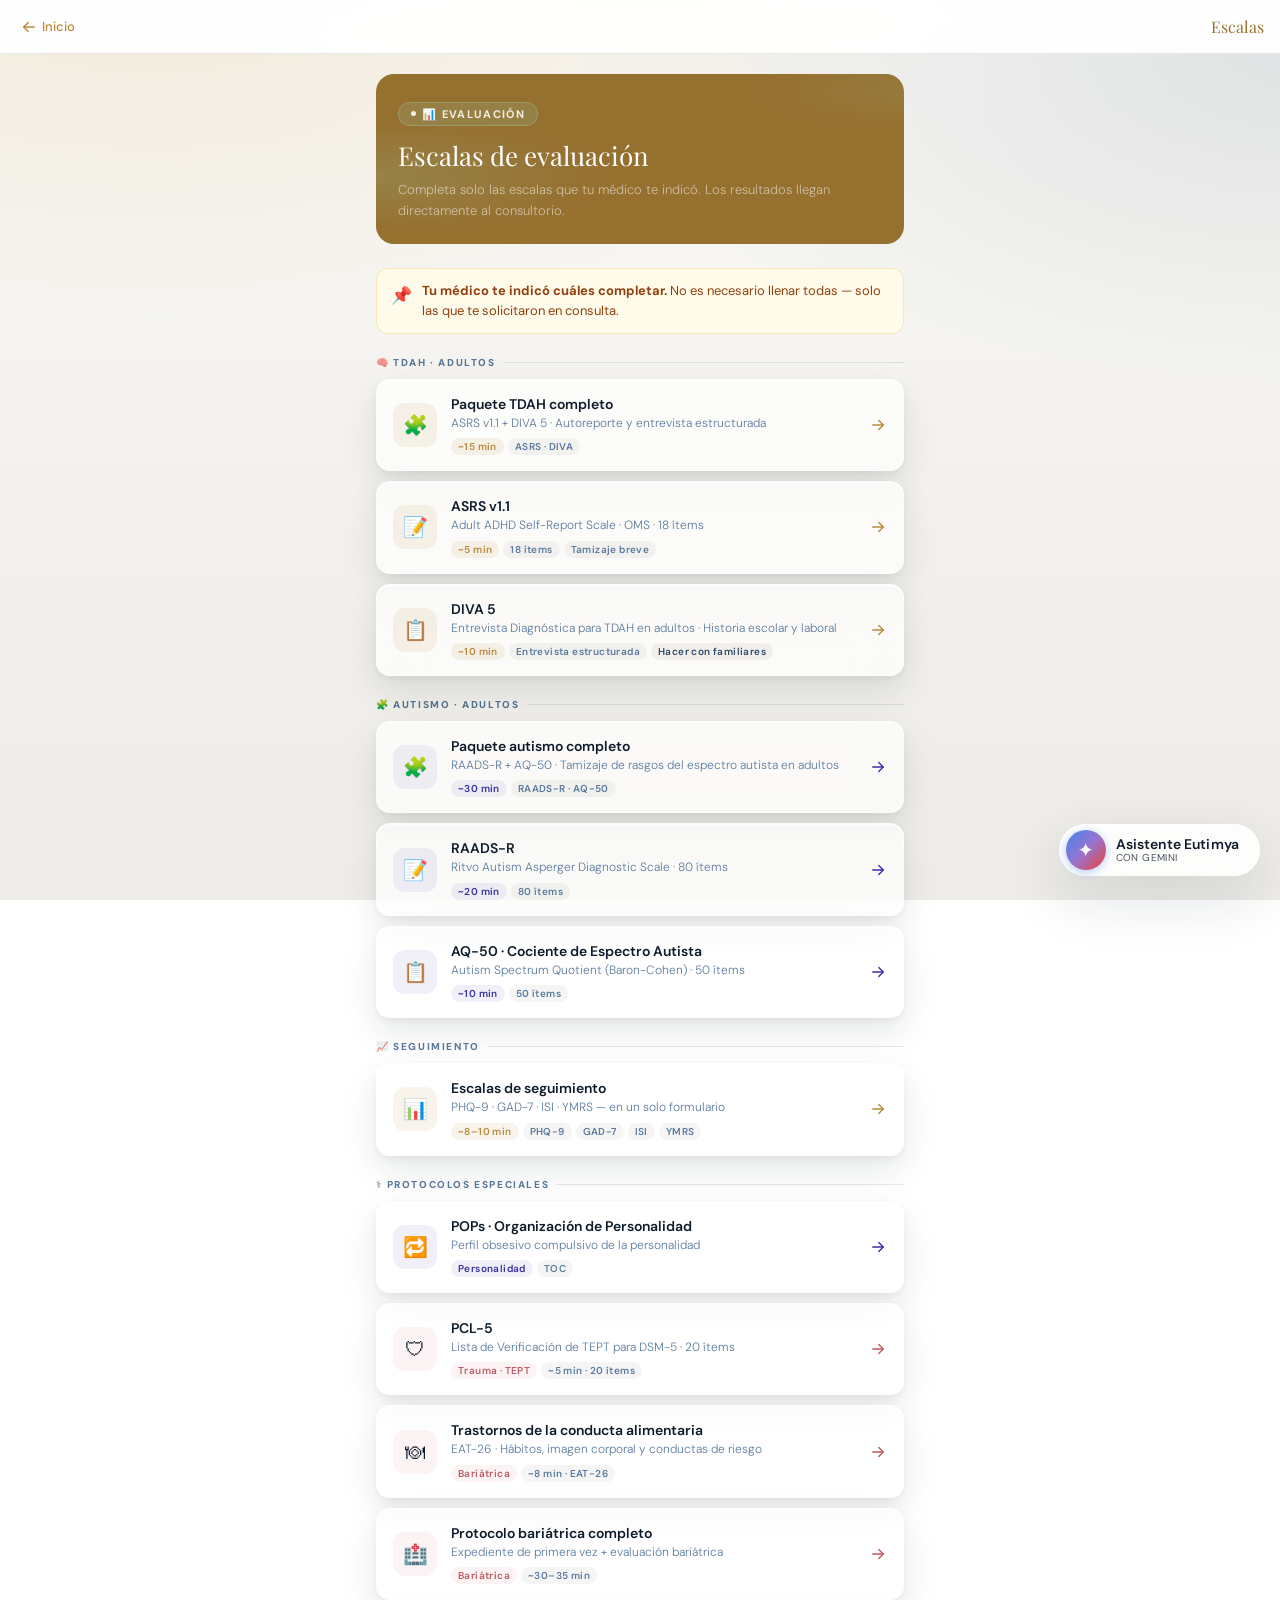
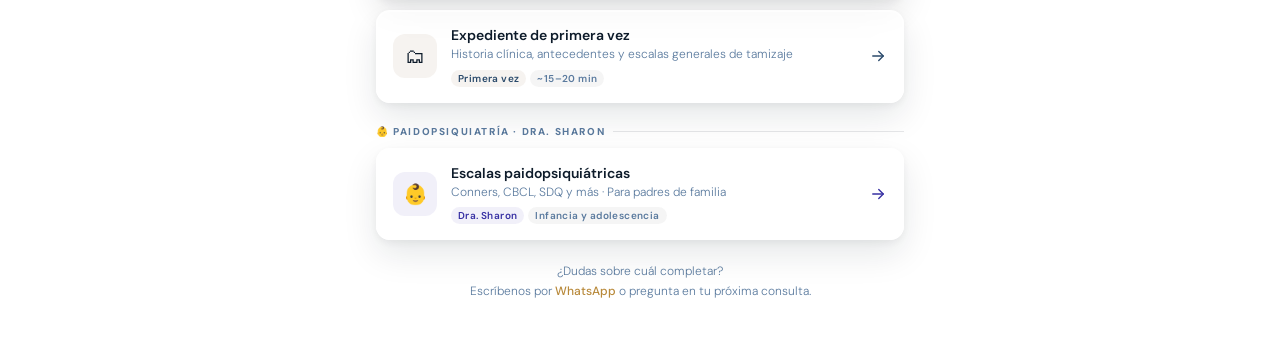
<file: escalas.html>
<!DOCTYPE html>
<html lang="es">
<head>
<meta charset="UTF-8"/>
<meta name="viewport" content="width=device-width,initial-scale=1.0"/>
<title>Escalas de evaluación · Eutimya</title>
<link rel="icon" type="image/png" href="https://psiquiatra-cdmx.eutimya.org/favicon.png"/>
<link rel="apple-touch-icon" href="https://psiquiatra-cdmx.eutimya.org/favicon.png"/>
<meta name="robots" content="noindex,nofollow"/>
<link rel="preconnect" href="https://fonts.googleapis.com"/>
<link rel="preconnect" href="https://fonts.gstatic.com" crossorigin/>
<link href="https://fonts.googleapis.com/css2?family=DM+Sans:ital,opsz,wght@0,9..40,300;0,9..40,400;0,9..40,500;0,9..40,600;0,9..40,700;1,9..40,400&family=DM+Serif+Display:ital@0;1&display=swap" rel="stylesheet"/>
<link href="https://fonts.googleapis.com/css2?family=Material+Symbols+Outlined:opsz,wght,FILL,GRAD@24,400,1,0" rel="stylesheet"/>

<link href="https://fonts.googleapis.com/css2?family=Playfair+Display:ital,wght@0,400;0,600;0,700;1,400&family=DM+Sans:ital,opsz,wght@0,9..40,300;0,9..40,400;0,9..40,500;0,9..40,600;0,9..40,700;1,9..40,400&display=swap" rel="stylesheet"/>
<link rel="stylesheet" href="eutimya-glass.css?v=8"/>
<link rel="stylesheet" href="glasskit.css?v=8"/>
<link rel="stylesheet" href="glasskit-eutimya.css?v=8"/>
<script src="eutimya-ios.js?v=2" defer></script>
<style>
:root {
  --teal:    #006A60;
  --teal-d:  #004D44;
  --teal-l:  #9EF2E4;
  --teal-bg: #E8F5F3;
  --amber:   #7A5230;
  --amber-l: #FFDBBE;
  --indigo:  #3730a3;
  --indigo-bg: rgba(55,48,163,.07);
  --indigo-bd: rgba(55,48,163,.18);
  --rose:    #be5a62;
  --rose-bg: rgba(190,90,98,.07);
  --rose-bd: rgba(190,90,98,.18);
  --white:   #FFFFFF;
  --bg:      #F6FAF9;
  --text:    #111827;
  --muted:   #6b7280;
  --border:  rgba(0,0,0,.08);
  --shadow:  0 2px 12px rgba(0,106,96,.09);
}
*,*::before,*::after { box-sizing:border-box; margin:0; padding:0; }
html { -webkit-text-size-adjust:100%; scroll-behavior:smooth; }
body {
  font-family:'DM Sans',system-ui,sans-serif;
  background:var(--bg);
  color:var(--text);
  min-height:100vh;
}
a { color:inherit; text-decoration:none; }
button { font-family:inherit; cursor:pointer; border:none; background:none; }

/* ── TOPBAR ── */
.topbar {
  position:sticky; top:0; z-index:100;
  display:flex; align-items:center; gap:12px;
  padding:0 16px; height:54px;
  background:rgba(255,255,255,.95);
  backdrop-filter:blur(12px); -webkit-backdrop-filter:blur(12px);
  border-bottom:1px solid var(--border);
}
.back-btn {
  display:flex; align-items:center; gap:4px;
  font-size:13px; font-weight:500; color:var(--teal);
  padding:6px 10px 6px 4px;
  border-radius:8px;
  transition:background .15s;
}
.back-btn:hover { background:var(--teal-bg); }
.back-btn .material-symbols-outlined { font-size:18px; }
.topbar-title {
  font-family:ui-serif, 'New York', 'Playfair Display', Georgia, serif;
  font-size:16px; color:var(--teal-d);
}
.topbar-spacer { flex:1; }

/* ── PAGE SHELL ── */
.page {
  max-width:560px;
  margin:0 auto;
  padding:20px 16px 60px;
}

/* ── HERO ── */
.hero {
  background:var(--teal-d);
  border-radius:18px;
  padding:26px 22px 22px;
  margin-bottom:24px;
  position:relative;
  overflow:hidden;
}
.hero::before {
  content:'';
  position:absolute; inset:0;
  background:radial-gradient(ellipse 80% 60% at 0% 60%, rgba(158,242,228,.14) 0%, transparent 55%),
             radial-gradient(ellipse 50% 40% at 100% 10%, rgba(158,242,228,.08) 0%, transparent 55%);
}
.hero-tag {
  display:inline-flex; align-items:center; gap:6px;
  background:rgba(158,242,228,.12);
  border:1px solid rgba(158,242,228,.22);
  border-radius:999px;
  padding:4px 12px;
  font-size:11px; font-weight:700; letter-spacing:.12em; text-transform:uppercase;
  color:var(--teal-l);
  margin-bottom:14px;
  position:relative;
}
.hero-tag::before {
  content:''; width:5px; height:5px; border-radius:50%;
  background:var(--teal-l); flex-shrink:0;
}
.hero-title {
  font-family:ui-serif, 'New York', 'Playfair Display', Georgia, serif;
  font-size:clamp(20px,5vw,26px);
  font-weight:400; color:#fff;
  line-height:1.2; margin-bottom:8px;
  position:relative;
}
.hero-sub {
  font-size:13px; font-weight:300;
  color:rgba(255,255,255,.55);
  line-height:1.65;
  position:relative;
}

/* ── ALERT ── */
.alert {
  display:flex; align-items:flex-start; gap:10px;
  background:#fffbeb;
  border:1px solid rgba(234,179,8,.25);
  border-radius:12px;
  padding:12px 14px;
  margin-bottom:22px;
  font-size:13px; color:#92400e; line-height:1.55;
}
.alert-icon { font-size:17px; flex-shrink:0; margin-top:1px; }

/* ── SECTION LABEL ── */
.section-label {
  font-size:10px; font-weight:800; letter-spacing:.16em;
  text-transform:uppercase; color:var(--muted);
  display:flex; align-items:center; gap:8px;
  margin-bottom:10px; margin-top:6px;
}
.section-label::after { content:''; flex:1; height:1px; background:var(--border); }

/* ── SCALE CARDS ── */
.cards { display:flex; flex-direction:column; gap:10px; margin-bottom:22px; }

.scard {
  display:flex; align-items:center; gap:14px;
  padding:15px 16px;
  background:var(--white);
  border:1.5px solid var(--border);
  border-radius:14px;
  text-decoration:none;
  transition:border-color .18s, box-shadow .18s, transform .12s;
  position:relative;
}
.scard:hover {
  border-color:var(--teal);
  box-shadow:0 4px 16px rgba(0,106,96,.1);
  transform:translateY(-1px);
}
.scard:active { transform:scale(.98); }

/* Color variants */
.scard.v-teal  { border-color:rgba(0,106,96,.15); }
.scard.v-teal:hover { border-color:var(--teal); }
.scard.v-teal .scard-icon  { background:var(--teal-bg); }
.scard.v-teal .scard-arrow { color:var(--teal); }

.scard.v-indigo { border-color:var(--indigo-bd); }
.scard.v-indigo:hover { border-color:var(--indigo); box-shadow:0 4px 16px rgba(55,48,163,.1); }
.scard.v-indigo .scard-icon  { background:var(--indigo-bg); }
.scard.v-indigo .scard-arrow { color:var(--indigo); }

.scard.v-rose { border-color:var(--rose-bd); }
.scard.v-rose:hover { border-color:var(--rose); box-shadow:0 4px 16px rgba(190,90,98,.1); }
.scard.v-rose .scard-icon  { background:var(--rose-bg); }
.scard.v-rose .scard-arrow { color:var(--rose); }

.scard.v-amber { border-color:rgba(122,82,48,.18); }
.scard.v-amber:hover { border-color:var(--amber); box-shadow:0 4px 16px rgba(122,82,48,.1); }
.scard.v-amber .scard-icon  { background:rgba(122,82,48,.07); }
.scard.v-amber .scard-arrow { color:var(--amber); }

.scard-icon {
  width:44px; height:44px; border-radius:12px;
  background:var(--teal-bg);
  display:flex; align-items:center; justify-content:center;
  font-size:20px; flex-shrink:0;
}
.scard-body { flex:1; min-width:0; }
.scard-name {
  font-size:14px; font-weight:600; color:var(--text);
  margin-bottom:2px;
  white-space:nowrap; overflow:hidden; text-overflow:ellipsis;
}
.scard-sub {
  font-size:12px; font-weight:300; color:var(--muted);
  line-height:1.45;
}
.scard-pills {
  display:flex; flex-wrap:wrap; gap:4px;
  margin-top:6px;
}
.pill {
  font-size:10px; font-weight:600; letter-spacing:.04em;
  padding:2px 7px; border-radius:999px;
  background:var(--teal-bg); color:var(--teal);
}
.pill.p-indigo { background:var(--indigo-bg); color:var(--indigo); }
.pill.p-rose   { background:var(--rose-bg);   color:var(--rose);   }
.pill.p-amber  { background:rgba(122,82,48,.07); color:var(--amber); }
.pill.p-muted  { background:rgba(0,0,0,.04);   color:var(--muted); }

.scard-arrow {
  color:var(--teal);
  font-size:18px; flex-shrink:0;
  transition:transform .18s;
}
.scard:hover .scard-arrow { transform:translateX(3px); }

/* ── FOOTER NOTE ── */
.foot-note {
  text-align:center;
  font-size:12px; font-weight:300; color:var(--muted);
  line-height:1.65; margin-top:8px;
}
.foot-note a { color:var(--teal); font-weight:500; }

/* ── DARK MODE ── */
[data-theme="dark"] body { background:#121212; color:#e8e8e8; }
[data-theme="dark"] .topbar { background:rgba(18,18,18,.95); border-color:rgba(255,255,255,.06); }
[data-theme="dark"] .topbar-title { color:var(--teal-l); }
[data-theme="dark"] .scard { background:#1e1e1e; border-color:rgba(255,255,255,.07); }
[data-theme="dark"] .scard-name { color:#e8e8e8; }
[data-theme="dark"] .alert { background:rgba(234,179,8,.07); }
[data-theme="dark"] .section-label { color:rgba(255,255,255,.3); }
[data-theme="dark"] .section-label::after { background:rgba(255,255,255,.07); }

    /* ── GEMINI FAB ── */
    .fab-gemini {
      position: fixed;
      bottom: 24px; right: 20px;
      z-index: 9999;
      display: flex; align-items: center; gap: 10px;
      background: linear-gradient(135deg, #1a73e8 0%, #4285f4 50%, #8ab4f8 100%);
      color: #fff;
      border: none; border-radius: 999px;
      padding: 0 20px 0 6px;
      height: 52px;
      box-shadow: 0 4px 20px rgba(26,115,232,.38), 0 1px 6px rgba(0,0,0,.14);
      cursor: pointer; font-family: inherit;
      font-size: 14px; font-weight: 600; letter-spacing: .01em;
      text-decoration: none;
      transition: transform .18s, box-shadow .18s;
      animation: fabGemIn .5s .6s cubic-bezier(.22,.9,.3,1) both;
    }
    .fab-gemini:hover {
      transform: translateY(-2px) scale(1.03);
      box-shadow: 0 8px 28px rgba(26,115,232,.45), 0 2px 8px rgba(0,0,0,.14);
    }
    .fab-gemini:active { transform: scale(.97); }
    .fab-gemini-icon {
      width: 40px; height: 40px; border-radius: 50%;
      background: rgba(255,255,255,.18);
      display: flex; align-items: center; justify-content: center;
      flex-shrink: 0; font-size: 20px;
    }
    .fab-gemini-label { line-height: 1.2; }
    .fab-gemini-label span { display: block; font-size: 10px; font-weight: 400; opacity: .75; letter-spacing: .04em; text-transform: uppercase; }
    @keyframes fabGemIn {
      from { opacity:0; transform: translateY(16px) scale(.9); }
      to   { opacity:1; transform: translateY(0)    scale(1);  }
    }

/* ===== Eutimya iOS Liquid Glass adapter ===== */

:root{
  --teal:#b8893a;--teal-d:#96702f;--teal-l:#F4EDE0;--teal-bg:rgba(184,137,58,.10);
  --amber:#2a4a6b;--amber-l:#e7edf3;
  --surface:#F5F5F7;--bg:#F5F5F7;--white:#fff;
  --ink:#0d1b2a;--ink-2:#2a4a6b;--ink-3:#5a7a9e;--text:#0d1b2a;--muted:#5a7a9e;
  --border:rgba(13,27,42,.10);--shadow:0 4px 24px rgba(13,27,42,.08);
}

.scard{background:var(--ilg-glass)!important;backdrop-filter:var(--ilg-blur);-webkit-backdrop-filter:var(--ilg-blur);border:var(--ilg-glass-border)!important;box-shadow:var(--ilg-shadow-2),var(--ilg-specular)!important;transition:transform var(--ilg-dur-spring) var(--ilg-ease-spring),box-shadow .2s!important;}
.scard:active{transform:scale(.97);}
.back-btn{transition:transform var(--ilg-dur-spring) var(--ilg-ease-spring);}.back-btn:active{transform:scale(.92);}

/* ═══ Eutimya iOS 26 — lienzo con profundidad, material definido, esquinas ═══ */
body{
  background:
    radial-gradient(115% 75% at 12% -8%, rgba(184,137,58,.16), transparent 58%),
    radial-gradient(105% 70% at 102% 4%, rgba(42,74,107,.13), transparent 55%),
    linear-gradient(180deg,#FBFAF6 0%,#F1F0EC 60%,#EDECE8 100%);
  background-attachment:fixed;
}
[data-theme="dark"] body{
  background:
    radial-gradient(115% 75% at 12% -8%, rgba(184,137,58,.20), transparent 58%),
    radial-gradient(105% 70% at 102% 4%, rgba(66,110,158,.20), transparent 55%),
    linear-gradient(180deg,#0e1626 0%,#0b1120 60%,#090d18 100%);
  background-attachment:fixed;
}
.scard{
  border:1px solid rgba(255,255,255,.55)!important;
  box-shadow:0 1px 0 rgba(255,255,255,.7) inset,0 14px 34px rgba(13,27,42,.10),0 3px 10px rgba(13,27,42,.06)!important;
}
[data-theme="dark"] .scard{
  border:1px solid rgba(255,255,255,.10)!important;
  box-shadow:0 1px 0 rgba(255,255,255,.06) inset,0 16px 40px rgba(0,0,0,.5),0 3px 10px rgba(0,0,0,.4)!important;
}
/* FAB Gemini → pastilla de vidrio */
.fab-gemini{
  background:rgba(255,255,255,.86)!important;
  backdrop-filter:saturate(180%) blur(24px);-webkit-backdrop-filter:saturate(180%) blur(24px);
  color:#0d1b2a!important;
  border:1px solid rgba(255,255,255,.6)!important;
  box-shadow:0 1px 0 rgba(255,255,255,.65) inset,0 20px 60px rgba(13,27,42,.14)!important;
}
[data-theme="dark"] .fab-gemini{
  background:rgba(22,28,40,.82)!important;
  color:#E8EDF4!important;
  border:1px solid rgba(255,255,255,.14)!important;
  box-shadow:0 1px 0 rgba(255,255,255,.08) inset,0 20px 50px rgba(0,0,0,.5)!important;
}
.fab-gemini-icon{background:linear-gradient(135deg,#4285F4 0%,#9B72CB 52%,#EA4335 100%)!important;color:#fff;box-shadow:0 2px 8px rgba(66,133,244,.4);}
.fab-gemini:active{transform:scale(.95)!important;}
@supports (corner-shape: squircle){
  .scard,.back-btn,.fab-gemini{corner-shape:squircle;}
}
</style>
</head>
<body>

<!-- TOPBAR -->
<nav class="topbar">
  <a href="https://app.eutimya.org" class="back-btn" aria-label="Volver al inicio">
    <span class="material-symbols-outlined">arrow_back</span>
    Inicio
  </a>
  <span class="topbar-spacer"></span>
  <span class="topbar-title">Escalas</span>
</nav>

<div class="page">

  <!-- HERO -->
  <div class="hero">
    <div class="hero-tag">📊 Evaluación</div>
    <h1 class="hero-title">Escalas de evaluación</h1>
    <p class="hero-sub">Completa solo las escalas que tu médico te indicó. Los resultados llegan directamente al consultorio.</p>
  </div>

  <!-- ALERT -->
  <div class="alert">
    <span class="alert-icon">📌</span>
    <span><strong>Tu médico te indicó cuáles completar.</strong> No es necesario llenar todas — solo las que te solicitaron en consulta.</span>
  </div>

  <!-- ══ SECCIÓN: TDAH (ADULTOS) ══ -->
  <p class="section-label">🧠 TDAH · Adultos</p>
  <div class="cards">

    <a href="https://psiquiatra-cdmx.eutimya.org/exp?tdah" class="scard v-teal">
      <div class="scard-icon">🧩</div>
      <div class="scard-body">
        <p class="scard-name">Paquete TDAH completo</p>
        <p class="scard-sub">ASRS v1.1 + DIVA 5 · Autoreporte y entrevista estructurada</p>
        <div class="scard-pills">
          <span class="pill">~15 min</span>
          <span class="pill p-muted">ASRS · DIVA</span>
        </div>
      </div>
      <span class="material-symbols-outlined scard-arrow">arrow_forward</span>
    </a>

    <a href="https://docs.google.com/forms/d/e/1FAIpQLSftISSsoVr3XPM9TdB6CxNDJImzeps1Zm1hksZ7LJi7wzd0yA/viewform" class="scard v-teal">
      <div class="scard-icon">📝</div>
      <div class="scard-body">
        <p class="scard-name">ASRS v1.1</p>
        <p class="scard-sub">Adult ADHD Self-Report Scale · OMS · 18 ítems</p>
        <div class="scard-pills">
          <span class="pill">~5 min</span>
          <span class="pill p-muted">18 ítems</span>
          <span class="pill p-muted">Tamizaje breve</span>
        </div>
      </div>
      <span class="material-symbols-outlined scard-arrow">arrow_forward</span>
    </a>

    <a href="https://docs.google.com/forms/d/e/1FAIpQLSeupeXJte8uaDkoOa7l_dcA9KnXVge-GKDjHRbfUQZKujNeyw/viewform" class="scard v-teal">
      <div class="scard-icon">📋</div>
      <div class="scard-body">
        <p class="scard-name">DIVA 5</p>
        <p class="scard-sub">Entrevista Diagnóstica para TDAH en adultos · Historia escolar y laboral</p>
        <div class="scard-pills">
          <span class="pill">~10 min</span>
          <span class="pill p-muted">Entrevista estructurada</span>
          <span class="pill p-amber">Hacer con familiares</span>
        </div>
      </div>
      <span class="material-symbols-outlined scard-arrow">arrow_forward</span>
    </a>

  </div>

  <!-- ══ SECCIÓN: AUTISMO (ADULTOS) ══ -->
  <p class="section-label">🧩 Autismo · Adultos</p>
  <div class="cards">

    <a href="https://psiquiatra-cdmx.eutimya.org/exp?autismo" class="scard v-indigo">
      <div class="scard-icon">🧩</div>
      <div class="scard-body">
        <p class="scard-name">Paquete autismo completo</p>
        <p class="scard-sub">RAADS-R + AQ-50 · Tamizaje de rasgos del espectro autista en adultos</p>
        <div class="scard-pills">
          <span class="pill p-indigo">~30 min</span>
          <span class="pill p-muted">RAADS-R · AQ-50</span>
        </div>
      </div>
      <span class="material-symbols-outlined scard-arrow">arrow_forward</span>
    </a>

    <a href="https://docs.google.com/forms/d/e/1FAIpQLSeJp6UBGDTapKDCMqQrgh1Jo4aVqTHWC6XOtfBuoBJYWshsrg/viewform" class="scard v-indigo">
      <div class="scard-icon">📝</div>
      <div class="scard-body">
        <p class="scard-name">RAADS-R</p>
        <p class="scard-sub">Ritvo Autism Asperger Diagnostic Scale · 80 ítems</p>
        <div class="scard-pills">
          <span class="pill p-indigo">~20 min</span>
          <span class="pill p-muted">80 ítems</span>
        </div>
      </div>
      <span class="material-symbols-outlined scard-arrow">arrow_forward</span>
    </a>

    <a href="https://docs.google.com/forms/d/e/1FAIpQLSdLPhbB1wT0WxCbJwLjWYn15SwWPfInZT83NlgWrAnwE5p9mw/viewform" class="scard v-indigo">
      <div class="scard-icon">📋</div>
      <div class="scard-body">
        <p class="scard-name">AQ-50 · Cociente de Espectro Autista</p>
        <p class="scard-sub">Autism Spectrum Quotient (Baron-Cohen) · 50 ítems</p>
        <div class="scard-pills">
          <span class="pill p-indigo">~10 min</span>
          <span class="pill p-muted">50 ítems</span>
        </div>
      </div>
      <span class="material-symbols-outlined scard-arrow">arrow_forward</span>
    </a>

  </div>

  <!-- ══ SECCIÓN: SEGUIMIENTO ══ -->
  <p class="section-label">📈 Seguimiento</p>
  <div class="cards">

    <a href="https://psiquiatra-cdmx.eutimya.org/exp?es" class="scard v-teal">
      <div class="scard-icon">📊</div>
      <div class="scard-body">
        <p class="scard-name">Escalas de seguimiento</p>
        <p class="scard-sub">PHQ-9 · GAD-7 · ISI · YMRS — en un solo formulario</p>
        <div class="scard-pills">
          <span class="pill">~8–10 min</span>
          <span class="pill p-muted">PHQ-9</span>
          <span class="pill p-muted">GAD-7</span>
          <span class="pill p-muted">ISI</span>
          <span class="pill p-muted">YMRS</span>
        </div>
      </div>
      <span class="material-symbols-outlined scard-arrow">arrow_forward</span>
    </a>

  </div>

  <!-- ══ SECCIÓN: PROTOCOLOS ══ -->
  <p class="section-label">⚕️ Protocolos especiales</p>
  <div class="cards">

    <a href="https://psiquiatra-cdmx.eutimya.org/exp?tocp" class="scard v-indigo">
      <div class="scard-icon">🔁</div>
      <div class="scard-body">
        <p class="scard-name">POPs · Organización de Personalidad</p>
        <p class="scard-sub">Perfil obsesivo compulsivo de la personalidad</p>
        <div class="scard-pills">
          <span class="pill p-indigo">Personalidad</span>
          <span class="pill p-muted">TOC</span>
        </div>
      </div>
      <span class="material-symbols-outlined scard-arrow">arrow_forward</span>
    </a>

    <a href="https://psiquiatra-cdmx.eutimya.org/exp?tept" class="scard v-rose">
      <div class="scard-icon">🛡</div>
      <div class="scard-body">
        <p class="scard-name">PCL-5</p>
        <p class="scard-sub">Lista de Verificación de TEPT para DSM-5 · 20 ítems</p>
        <div class="scard-pills">
          <span class="pill p-rose">Trauma · TEPT</span>
          <span class="pill p-muted">~5 min · 20 ítems</span>
        </div>
      </div>
      <span class="material-symbols-outlined scard-arrow">arrow_forward</span>
    </a>

    <a href="https://psiquiatra-cdmx.eutimya.org/exp?tca" class="scard v-rose">
      <div class="scard-icon">🍽</div>
      <div class="scard-body">
        <p class="scard-name">Trastornos de la conducta alimentaria</p>
        <p class="scard-sub">EAT-26 · Hábitos, imagen corporal y conductas de riesgo</p>
        <div class="scard-pills">
          <span class="pill p-rose">Bariátrica</span>
          <span class="pill p-muted">~8 min · EAT-26</span>
        </div>
      </div>
      <span class="material-symbols-outlined scard-arrow">arrow_forward</span>
    </a>

    <a href="https://psiquiatra-cdmx.eutimya.org/exp?esb" class="scard v-rose">
      <div class="scard-icon">🏥</div>
      <div class="scard-body">
        <p class="scard-name">Protocolo bariátrica completo</p>
        <p class="scard-sub">Expediente de primera vez + evaluación bariátrica</p>
        <div class="scard-pills">
          <span class="pill p-rose">Bariátrica</span>
          <span class="pill p-muted">~30–35 min</span>
        </div>
      </div>
      <span class="material-symbols-outlined scard-arrow">arrow_forward</span>
    </a>

    <a href="https://psiquiatra-cdmx.eutimya.org/exp?1" class="scard v-amber">
      <div class="scard-icon">🗂</div>
      <div class="scard-body">
        <p class="scard-name">Expediente de primera vez</p>
        <p class="scard-sub">Historia clínica, antecedentes y escalas generales de tamizaje</p>
        <div class="scard-pills">
          <span class="pill p-amber">Primera vez</span>
          <span class="pill p-muted">~15–20 min</span>
        </div>
      </div>
      <span class="material-symbols-outlined scard-arrow">arrow_forward</span>
    </a>

  </div>

  <!-- ══ SECCIÓN: PAIDOPSIQUIATRÍA ══ -->
  <p class="section-label">👶 Paidopsiquiatría · Dra. Sharon</p>
  <div class="cards">

    <a href="https://paido.eutimya.org/escalaspaido.html" class="scard v-indigo">
      <div class="scard-icon">👶</div>
      <div class="scard-body">
        <p class="scard-name">Escalas paidopsiquiátricas</p>
        <p class="scard-sub">Conners, CBCL, SDQ y más · Para padres de familia</p>
        <div class="scard-pills">
          <span class="pill p-indigo">Dra. Sharon</span>
          <span class="pill p-muted">Infancia y adolescencia</span>
        </div>
      </div>
      <span class="material-symbols-outlined scard-arrow">arrow_forward</span>
    </a>

  </div>

  <p class="foot-note">
    ¿Dudas sobre cuál completar?<br/>
    Escríbenos por <a href="https://wa.me/526731205121" target="_blank" rel="noopener">WhatsApp</a> o pregunta en tu próxima consulta.
  </p>

</div>

<!-- ── GEMINI FAB ── -->
<a href="https://gemini.google.com/gem/1b2da440fbe4?usp=sharing"
   target="_blank" rel="noopener"
   class="fab-gemini"
   aria-label="Asistente Eutimya con Gemini">
  <div class="fab-gemini-icon">✦</div>
  <div class="fab-gemini-label">
    Asistente Eutimya
    <span>Con Gemini</span>
  </div>
</a>
</body>
</html>
</file>
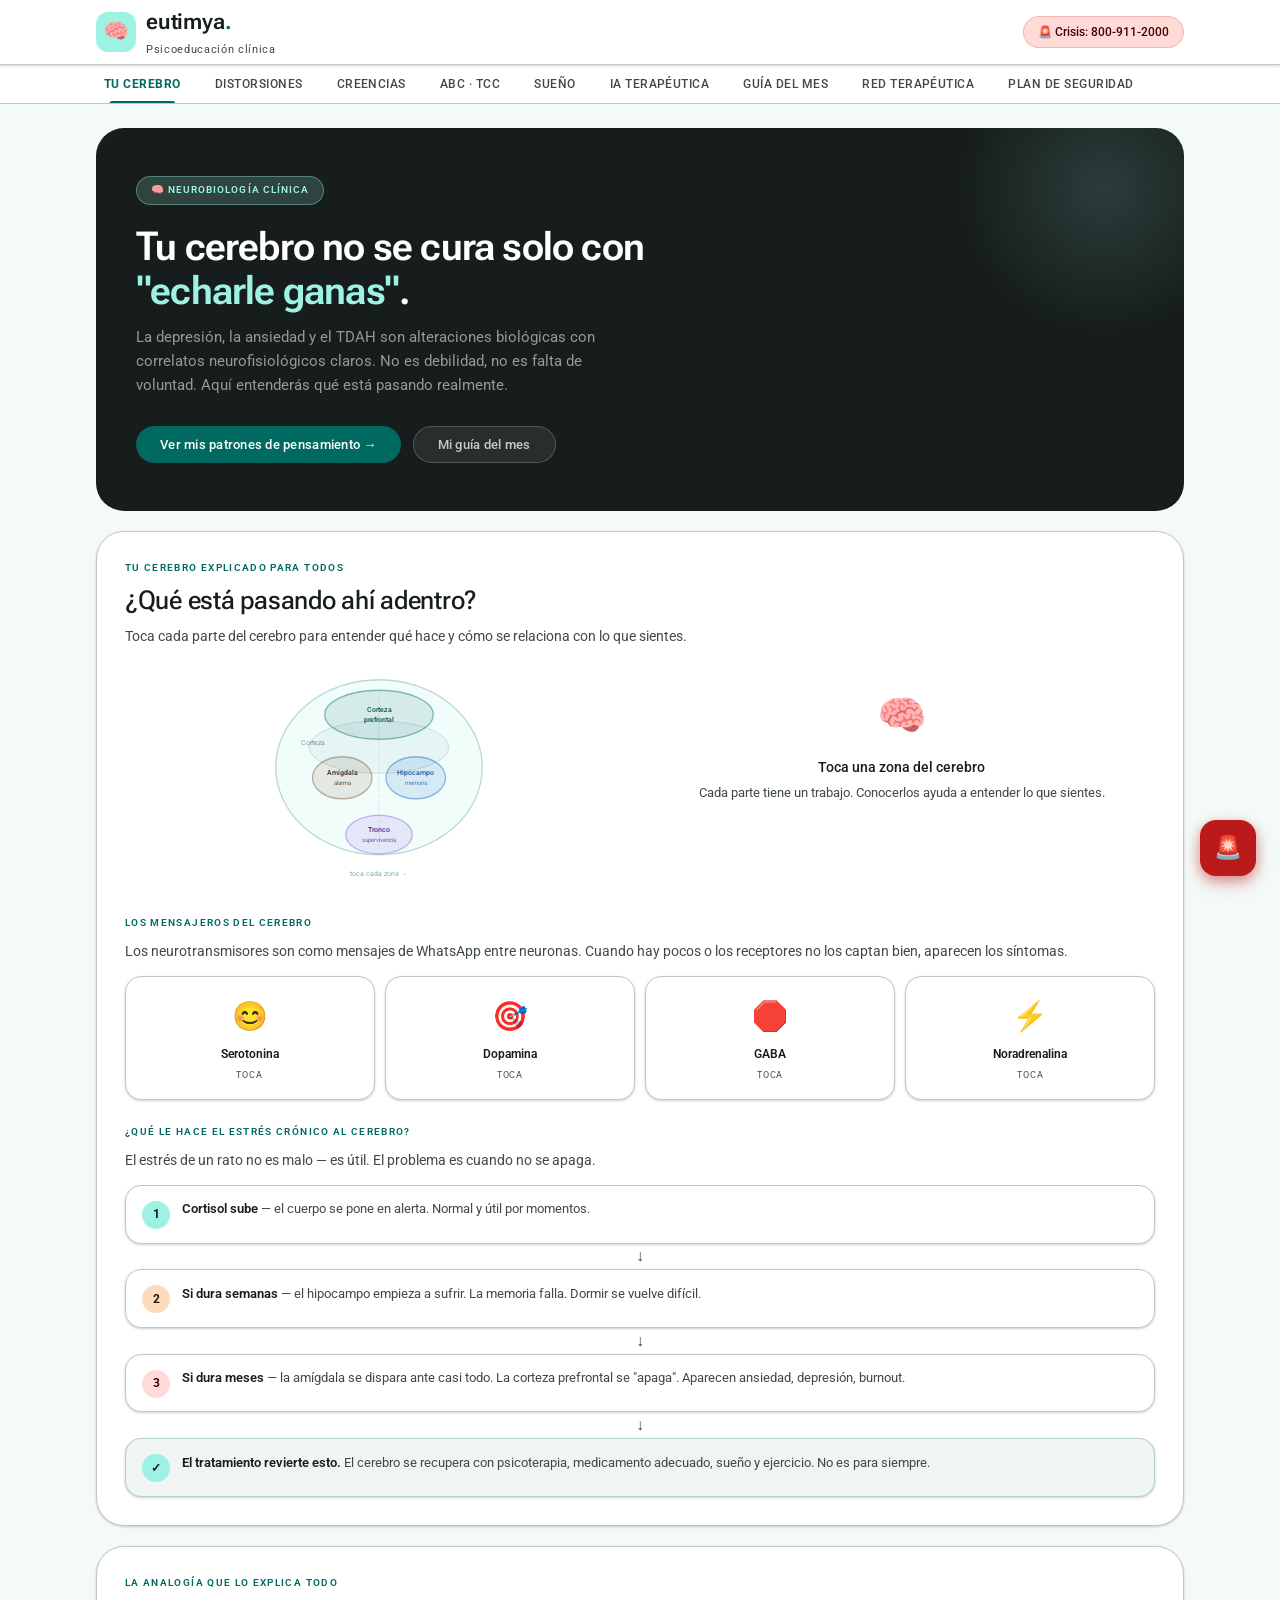
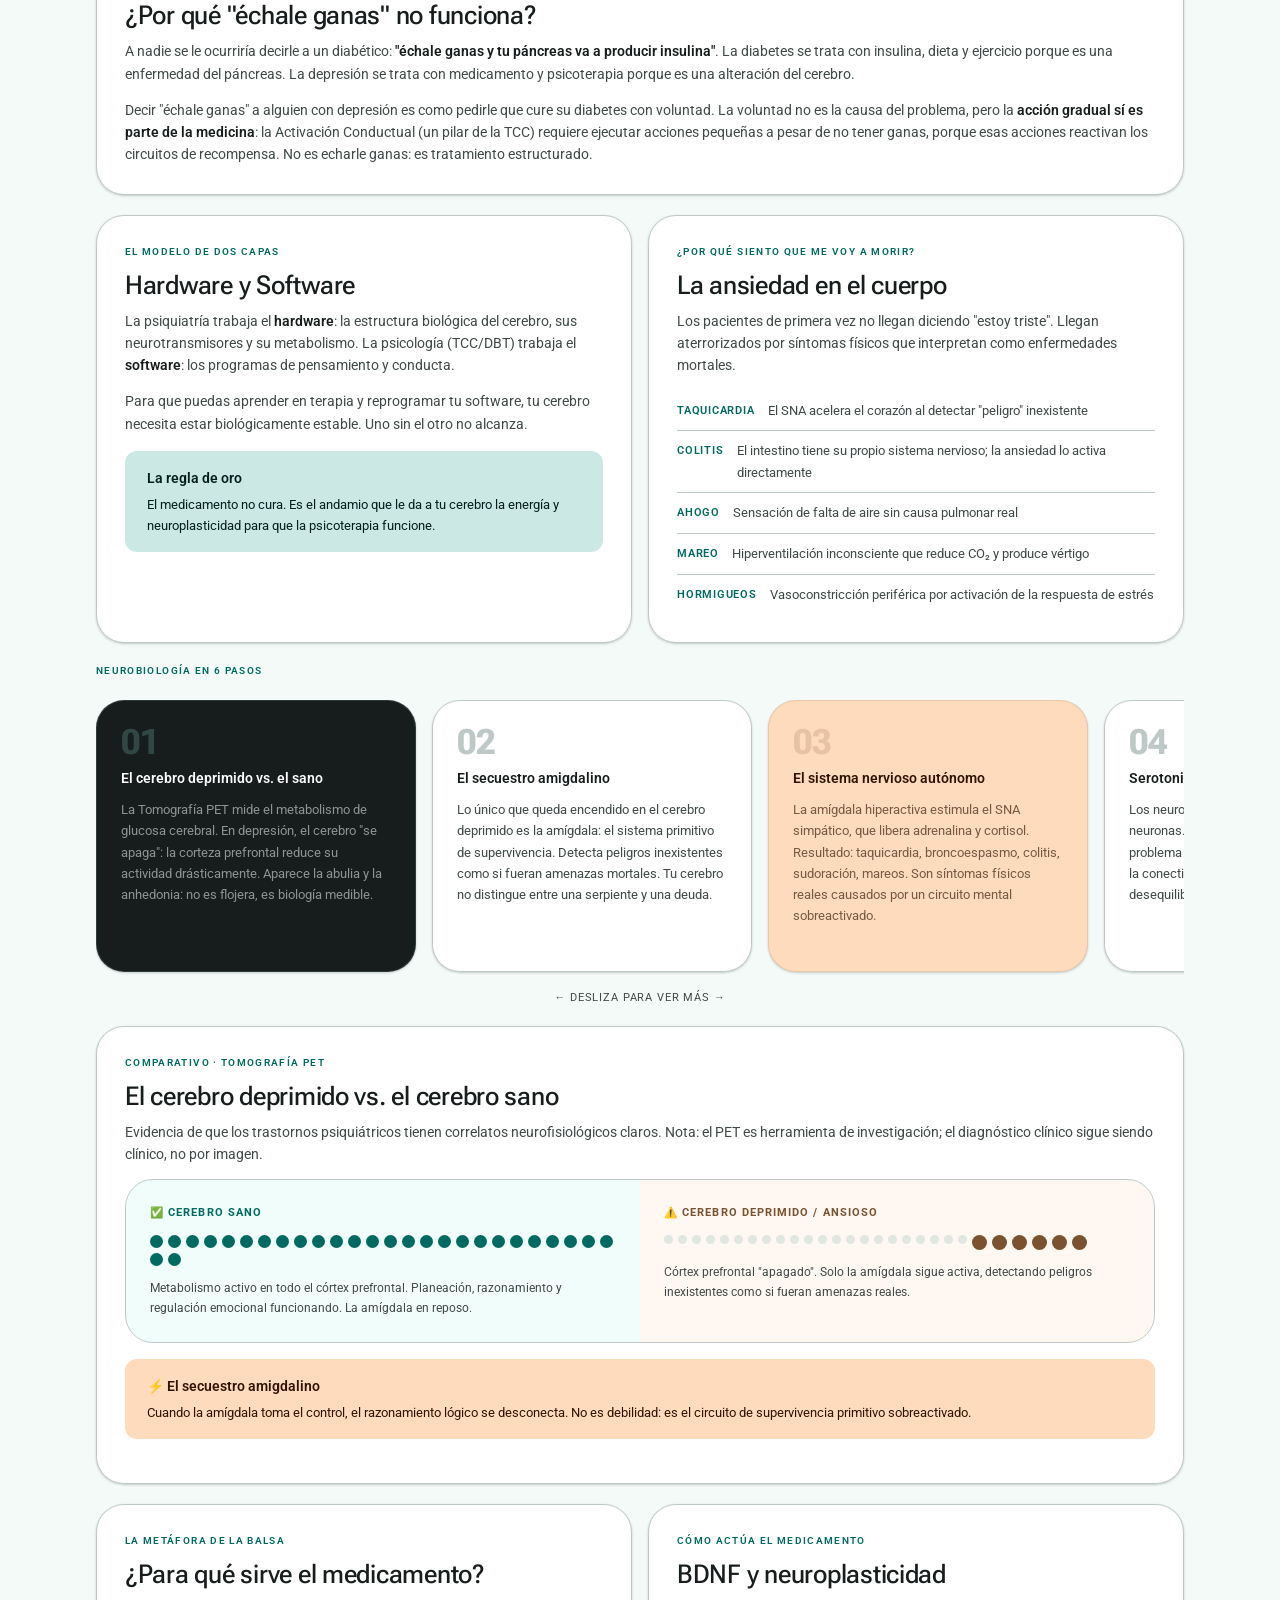
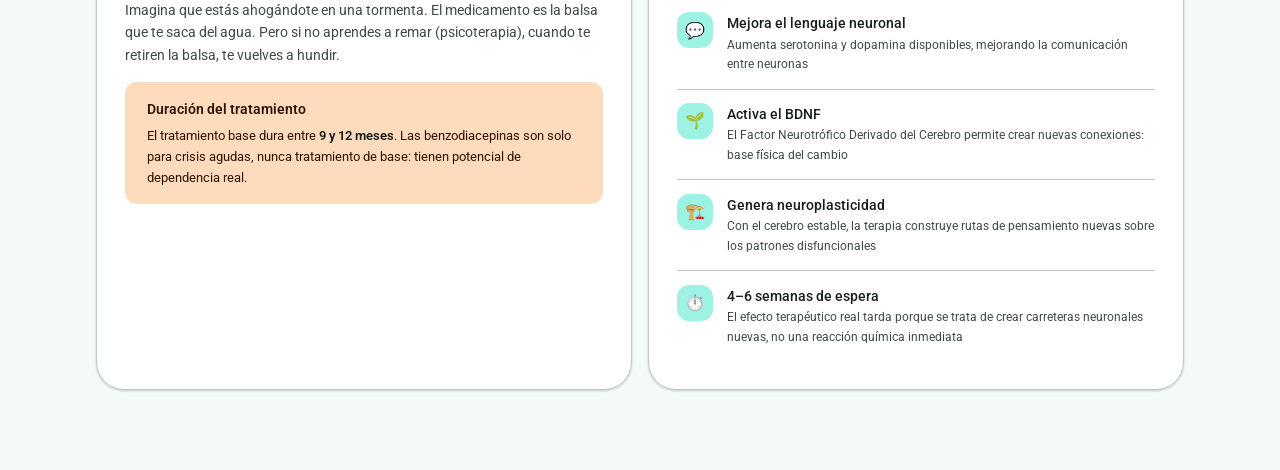
<file: eutimya-material-you.html>
<!DOCTYPE html>
<html lang="es">
<head>
<meta charset="UTF-8">
<meta name="viewport" content="width=device-width, initial-scale=1.0">
<title>Psicoeducación · Eutimya</title>
<link href="https://fonts.googleapis.com/css2?family=Roboto:ital,wght@0,300;0,400;0,500;0,700;1,400&family=Roboto+Flex:opsz,wght@8..144,300;8..144,400;8..144,500;8..144,600;8..144,700&family=Roboto+Mono:wght@400;500&display=swap" rel="stylesheet">
<style>
*,*::before,*::after{box-sizing:border-box;margin:0;padding:0}

/* ══ MATERIAL YOU · COLOR TOKENS ══ */
:root{
  /* Primary (Teal) */
  --md-primary:#006A60;
  --md-on-primary:#fff;
  --md-primary-container:#9EF2E4;
  --md-on-primary-container:#00201C;

  /* Secondary */
  --md-secondary:#4A6360;
  --md-on-secondary:#fff;
  --md-secondary-container:#CCE8E4;
  --md-on-secondary-container:#051F1D;

  /* Tertiary (Amber) */
  --md-tertiary:#7A5230;
  --md-on-tertiary:#fff;
  --md-tertiary-container:#FFDBBE;
  --md-on-tertiary-container:#2E1400;

  /* Error */
  --md-error:#BA1A1A;
  --md-on-error:#fff;
  --md-error-container:#FFDAD6;
  --md-on-error-container:#410002;

  /* Surface scale */
  --md-background:#F4FAF8;
  --md-on-background:#161D1C;
  --md-surface:#F4FAF8;
  --md-on-surface:#161D1C;
  --md-surface-variant:#DAE5E2;
  --md-on-surface-variant:#3F4947;
  --md-surface-lowest:#fff;
  --md-surface-low:#EFF5F3;
  --md-surface-container:#E9F0EE;
  --md-surface-high:#E3EAE8;
  --md-surface-highest:#DEE5E3;

  /* Outline */
  --md-outline:#6F7978;
  --md-outline-variant:#BEC9C7;

  /* Elevations (tonal overlay + shadow) */
  --elev1:0 1px 3px rgba(0,0,0,.12),0 1px 2px rgba(0,0,0,.08);
  --elev2:0 2px 6px rgba(0,0,0,.12),0 1px 3px rgba(0,0,0,.08);
  --elev3:0 4px 12px rgba(0,0,0,.12),0 2px 4px rgba(0,0,0,.08);

  /* Shape */
  --r-none:0;
  --r-xs:4px;
  --r-sm:8px;
  --r-md:12px;
  --r-lg:16px;
  --r-xl:28px;
  --r-full:50px;

  /* Legacy aliases for content reuse */
  --teal:var(--md-primary);
  --forest:#00413B;
  --amber:var(--md-tertiary);
  --ink:var(--md-on-background);
  --slate:var(--md-on-surface-variant);
  --mist:#6F7978;
  --mint:var(--md-primary-container);
  --cream:var(--md-tertiary-container);
  --pale:var(--md-background);
  --wh:#fff;
  --br:var(--md-outline-variant);
  --br2:rgba(0,106,96,.25);
}

/* ══ BASE ══ */
html{scroll-behavior:smooth}
body{
  font-family:'Roboto',sans-serif;
  background:var(--md-background);
  color:var(--md-on-background);
  font-size:14px;
  line-height:1.6;
  min-height:100vh;
}

/* ══ TOP APP BAR (M3) ══ */
header{
  position:sticky;top:0;z-index:200;
  background:var(--md-surface-lowest);
  border-bottom:1px solid var(--md-outline-variant);
  box-shadow:var(--elev1);
}
.hi{
  max-width:1120px;margin:0 auto;
  padding:0 1rem;height:64px;
  display:flex;align-items:center;justify-content:space-between;gap:1rem;
}
.hb{display:flex;align-items:center;gap:10px}
.app-icon{
  width:40px;height:40px;border-radius:var(--r-md);
  background:var(--md-primary-container);
  display:flex;align-items:center;justify-content:center;
  font-size:1.3rem;flex-shrink:0;
}
.hlogo{
  font-family:'Roboto Flex',sans-serif;
  font-size:1.35rem;font-weight:600;
  color:var(--md-on-background);letter-spacing:-.01em;
}
.hlogo span{color:var(--md-primary)}
.hsub{color:var(--md-on-surface-variant);font-size:.7rem;font-weight:400;letter-spacing:.06em;margin-top:1px}
.hcrisis{
  background:var(--md-error-container);
  color:var(--md-on-error-container);
  font-size:11.5px;font-weight:500;
  padding:6px 14px;border-radius:var(--r-full);
  white-space:nowrap;
  border:1px solid rgba(186,26,26,.18);
}

/* ══ NAVIGATION BAR (M3 scrollable tabs) ══ */
.nav-wrap{position:relative;background:var(--md-surface-lowest);border-bottom:1px solid var(--md-outline-variant)}
nav{overflow-x:auto;scrollbar-width:none}
nav::-webkit-scrollbar{display:none}
.ni{
  max-width:1120px;margin:0 auto;
  padding:0 .5rem;display:flex;gap:2px;
}
.tab{
  background:none;border:none;
  font-family:'Roboto',sans-serif;
  font-size:12px;font-weight:500;
  color:var(--md-on-surface-variant);
  padding:12px 16px;cursor:pointer;
  transition:color .2s,background .2s;
  white-space:nowrap;letter-spacing:.04em;
  text-transform:uppercase;border-radius:var(--r-full);
  position:relative;
}
.tab:hover{background:rgba(0,106,96,.06);color:var(--md-primary)}
.tab.on{color:var(--md-primary);font-weight:700}
.tab.on::after{
  content:'';position:absolute;bottom:-1px;left:50%;
  transform:translateX(-50%);
  width:60%;height:3px;
  background:var(--md-primary);border-radius:3px 3px 0 0;
}

/* ══ NAV FADE HINT ══ */
.nav-fade-r{position:absolute;right:0;top:0;bottom:0;width:48px;background:linear-gradient(to left,var(--md-surface-lowest) 40%,transparent);pointer-events:none;z-index:10;display:flex;align-items:center;justify-content:flex-end;padding-right:6px}
.nav-arrow{display:flex;align-items:center;gap:2px;animation:nudge 1.6s ease-in-out infinite}
.nav-arrow span{width:4px;height:4px;border-radius:50%;background:var(--md-primary);opacity:.5}
.nav-arrow span:nth-child(1){animation:dot 1.6s ease-in-out infinite 0s}
.nav-arrow span:nth-child(2){animation:dot 1.6s ease-in-out infinite .18s}
.nav-arrow span:nth-child(3){animation:dot 1.6s ease-in-out infinite .36s}
@keyframes dot{0%,100%{opacity:.15;transform:scale(.8)}50%{opacity:.7;transform:scale(1.2)}}
@keyframes nudge{0%,100%{transform:translateX(0)}50%{transform:translateX(3px)}}
.nav-fade-r.hidden{display:none}

/* ══ MAIN & SECTIONS ══ */
main{max-width:1120px;margin:0 auto;padding:1.5rem 1rem 5rem}
.sec{display:none;animation:fadeUp .28s ease}.sec.on{display:block}
@keyframes fadeUp{from{opacity:0;transform:translateY(8px)}to{opacity:1;transform:none}}

/* ══ TYPOGRAPHY (M3 Scale) ══ */
h1{font-family:'Roboto Flex',sans-serif;font-size:2.6rem;font-weight:600;line-height:1.1;letter-spacing:-.02em;color:var(--md-on-background)}
h2{font-family:'Roboto Flex',sans-serif;font-size:1.65rem;font-weight:500;color:var(--md-on-background);line-height:1.25;margin-bottom:.5rem;letter-spacing:-.01em}
h3{font-size:.95rem;font-weight:600;color:var(--md-on-background);margin-bottom:.35rem}
h4{font-size:.65rem;font-weight:600;color:var(--md-primary);text-transform:uppercase;letter-spacing:.13em;margin-bottom:.5rem}
p{color:var(--md-on-surface-variant);margin-bottom:.85rem;font-weight:400}
p:last-child{margin-bottom:0}
.lead{font-size:1rem;color:var(--md-on-background);font-weight:400;line-height:1.75}
strong{color:var(--md-on-background);font-weight:600}
.mb{margin-bottom:1.25rem}.sh{margin-bottom:1.5rem}

/* ══ M3 CARDS ══ */
.card{
  background:var(--md-surface-lowest);
  border-radius:var(--r-xl);
  border:1px solid var(--md-outline-variant);
  padding:1.75rem;
  box-shadow:var(--elev1);
}
.card-tonal{
  background:var(--md-surface-container);
  border-radius:var(--r-xl);
  padding:1.75rem;
  border:none;
}
.card-filled{
  background:var(--md-primary-container);
  border-radius:var(--r-xl);
  padding:1.75rem;
  border:none;
}
.g2{display:grid;grid-template-columns:repeat(auto-fit,minmax(295px,1fr));gap:1rem}

/* ══ HERO (M3 Large Card) ══ */
.hero{
  background:var(--md-on-background);
  border-radius:var(--r-xl);
  padding:3rem 2.5rem;
  margin-bottom:1.25rem;
  position:relative;overflow:hidden;
}
.hero::before{
  content:'';position:absolute;top:-100px;right:-80px;
  width:320px;height:320px;border-radius:50%;
  background:radial-gradient(circle,rgba(158,242,228,.15) 0%,transparent 65%);
  pointer-events:none;
}
.hbadge{
  display:inline-flex;align-items:center;gap:6px;
  background:rgba(158,242,228,.18);
  border:1px solid rgba(158,242,228,.35);
  color:var(--md-primary-container);
  font-size:.65rem;font-weight:600;
  padding:5px 14px;border-radius:var(--r-full);
  margin-bottom:1.25rem;letter-spacing:.1em;text-transform:uppercase;
}
.hero h1{color:#fff;font-size:2.5rem;margin-bottom:.85rem;max-width:560px}
.hero h1 em{font-style:normal;color:var(--md-primary-container)}
.hero p{color:rgba(255,255,255,.55);font-size:.93rem;max-width:500px;margin-bottom:0}
.hbtns{display:flex;gap:.75rem;margin-top:1.75rem;flex-wrap:wrap}

/* ══ M3 BUTTONS ══ */
.btn{font-family:'Roboto',sans-serif;font-size:13px;font-weight:500;padding:10px 24px;border-radius:var(--r-full);cursor:pointer;transition:all .18s;border:none;letter-spacing:.02em}
.bg{background:var(--md-primary);color:var(--md-on-primary)}
.bg:hover{filter:brightness(1.1);box-shadow:var(--elev2)}
.bo{background:rgba(255,255,255,.08);color:rgba(255,255,255,.75);border:1px solid rgba(255,255,255,.2)}
.bo:hover{background:rgba(255,255,255,.14)}
.btn-tonal{background:var(--md-secondary-container);color:var(--md-on-secondary-container);border:none}
.btn-tonal:hover{filter:brightness(.97);box-shadow:var(--elev1)}
.btn-outlined{background:transparent;color:var(--md-primary);border:1.5px solid var(--md-outline)}
.btn-outlined:hover{background:rgba(0,106,96,.06)}

/* ══ STATS ══ */
.stats{display:grid;grid-template-columns:repeat(auto-fit,minmax(130px,1fr));gap:.875rem;margin-bottom:1.25rem}
.stat{background:var(--md-surface-lowest);border-radius:var(--r-lg);border:1px solid var(--md-outline-variant);padding:1rem;text-align:center;box-shadow:var(--elev1)}
.stn{font-family:'Roboto Flex',sans-serif;font-size:2rem;color:var(--md-tertiary);font-weight:600}
.stl{font-size:.67rem;color:var(--md-on-surface-variant);text-transform:uppercase;letter-spacing:.08em;margin-top:2px}

/* ══ CALLOUT (M3 Tonal) ══ */
.cot{
  background:var(--md-secondary-container);
  border-radius:var(--r-md);
  padding:1rem 1.35rem;margin:1rem 0;
}
.cot.am{background:var(--md-tertiary-container)}
.cot-t{font-weight:600;color:var(--md-on-secondary-container);font-size:.87rem;margin-bottom:.28rem}
.cot.am .cot-t{color:var(--md-on-tertiary-container)}
.cot p{font-size:.83rem;margin:0;color:var(--md-on-secondary-container);font-weight:400}
.cot.am p{color:var(--md-on-tertiary-container)}

/* ══ BGRID ══ */
.bgrid{display:grid;grid-template-columns:1fr 1fr;border-radius:var(--r-xl);overflow:hidden;border:1px solid var(--md-outline-variant)}
.bp{padding:1.5rem}.bp.h{background:rgba(158,242,228,.15)}.bp.d{background:rgba(255,219,190,.2)}
.btag{font-size:.67rem;font-weight:700;text-transform:uppercase;letter-spacing:.1em;margin-bottom:.85rem;display:flex;align-items:center;gap:5px}
.btag.h{color:var(--md-primary)}.btag.d{color:var(--md-tertiary)}
.bdots{display:flex;flex-wrap:wrap;gap:5px;margin-bottom:.75rem}
.dot{border-radius:50%}.don{background:var(--md-primary)}.doff{background:rgba(0,106,96,.12)}.dal{background:var(--md-tertiary)}
.bdes{font-size:.78rem;color:var(--md-on-surface-variant);font-weight:400}

/* ══ LIST ROWS ══ */
.mrow{display:flex;align-items:flex-start;gap:.875rem;padding:.85rem 0;border-bottom:1px solid var(--md-outline-variant)}.mrow:last-child{border-bottom:none}
.mic{width:36px;height:36px;background:var(--md-primary-container);border-radius:var(--r-md);display:flex;align-items:center;justify-content:center;font-size:16px;flex-shrink:0}
.mn{font-weight:500;font-size:.87rem;color:var(--md-on-background)}.md{font-size:.77rem;color:var(--md-on-surface-variant);margin-top:1px;font-weight:400}
.irow{display:grid;grid-template-columns:auto 1fr;gap:.4rem .85rem;align-items:start;padding:.58rem 0;border-bottom:1px solid var(--md-outline-variant)}.irow:last-child{border-bottom:none}
.ik{font-size:.67rem;font-weight:600;color:var(--md-primary);text-transform:uppercase;letter-spacing:.07em;padding-top:2px;white-space:nowrap}
.iv{font-size:.83rem;color:var(--md-on-surface-variant);font-weight:400}

/* ══ HORIZONTAL SCROLL (TUBE) ══ */
.tube-wrap{position:relative;margin:1.25rem 0}
.tube-track{display:flex;gap:1rem;overflow-x:auto;scroll-snap-type:x mandatory;padding-bottom:.875rem;scrollbar-width:thin;scrollbar-color:var(--md-outline-variant) transparent;-webkit-overflow-scrolling:touch}
.tube-track::-webkit-scrollbar{height:3px}.tube-track::-webkit-scrollbar-thumb{background:var(--md-outline-variant);border-radius:4px}
.slide{flex:0 0 320px;scroll-snap-align:start;background:var(--md-surface-lowest);border:1px solid var(--md-outline-variant);border-radius:var(--r-xl);padding:1.5rem;box-shadow:var(--elev1);transition:transform .2s,box-shadow .2s}
.slide:hover{transform:translateY(-2px);box-shadow:var(--elev3)}
.slide-num{font-family:'Roboto Flex',sans-serif;font-size:2.2rem;color:var(--md-outline-variant);font-weight:700;line-height:1;margin-bottom:.45rem}
.slide-title{font-weight:600;font-size:.9rem;color:var(--md-on-background);margin-bottom:.55rem}
.slide-body{font-size:.8rem;color:var(--md-on-surface-variant);font-weight:400;line-height:1.65}
.slide.dark{background:var(--md-on-background);border-color:rgba(158,242,228,.15)}
.slide.dark .slide-num{color:rgba(158,242,228,.2)}.slide.dark .slide-title{color:#fff}.slide.dark .slide-body{color:rgba(255,255,255,.52)}
.slide.amber{background:var(--md-tertiary-container);border-color:rgba(122,82,48,.15)}
.slide.amber .slide-num{color:rgba(122,82,48,.18)}.slide.amber .slide-title{color:var(--md-on-tertiary-container)}.slide.amber .slide-body{color:rgba(46,20,0,.65)}
.tube-hint{text-align:center;font-size:.67rem;color:var(--md-on-surface-variant);letter-spacing:.08em;text-transform:uppercase;margin-top:.2rem}

/* ══ DISTORSIONES ══ */
.dg{display:grid;grid-template-columns:repeat(auto-fit,minmax(255px,1fr));gap:1rem}
.dc{background:var(--md-surface-lowest);border:1px solid var(--md-outline-variant);border-radius:var(--r-xl);padding:1.5rem;cursor:pointer;transition:all .22s;position:relative;overflow:hidden;box-shadow:var(--elev1)}
.dc::before{content:'';position:absolute;top:0;left:0;right:0;height:4px;border-radius:var(--r-xl) var(--r-xl) 0 0}
.dc.tc::before{background:var(--md-primary)}.dc.am::before{background:var(--md-tertiary)}.dc.ro::before{background:var(--md-error)}.dc.bl::before{background:#1565C0}
.dc:hover{box-shadow:var(--elev3);transform:translateY(-2px)}.dc.act{border-color:var(--md-primary);box-shadow:var(--elev2)}
.di{font-size:1.6rem;margin-bottom:.52rem}.dn{font-weight:600;font-size:.9rem;color:var(--md-on-background);margin-bottom:.28rem}.dtg{font-size:.68rem;color:var(--md-on-surface-variant);margin-bottom:.62rem;font-weight:400}
.dd{display:none;border-top:1px solid var(--md-outline-variant);margin-top:.85rem;padding-top:.85rem}.dc.act .dd{display:block}
.dd p{font-size:.8rem;margin-bottom:.52rem;font-weight:400}
.dex{background:var(--md-primary-container);border-radius:var(--r-md);padding:.78rem .95rem;font-size:.77rem;color:var(--md-on-primary-container);font-style:italic;margin-bottom:.55rem;line-height:1.6}
.dct{background:var(--md-tertiary-container);border-radius:var(--r-md);padding:.78rem .95rem;font-size:.77rem;color:var(--md-on-tertiary-container)}
.dct strong{display:block;font-size:.63rem;text-transform:uppercase;letter-spacing:.09em;margin-bottom:.28rem;color:var(--md-tertiary)}
.soc{background:var(--md-on-background);border-radius:var(--r-xl);padding:1.5rem 1.75rem;margin-top:1.5rem}
.sq{display:flex;align-items:flex-start;gap:.62rem;padding:.58rem 0;border-bottom:1px solid rgba(255,255,255,.07)}.sq:last-child{border-bottom:none}
.sqn{width:22px;height:22px;background:rgba(158,242,228,.18);border-radius:50%;display:flex;align-items:center;justify-content:center;font-size:.67rem;font-weight:700;color:var(--md-primary-container);flex-shrink:0;margin-top:1px}
.sq p{font-size:.8rem;color:rgba(255,255,255,.55);margin:0;font-weight:400}

/* ══ SLEEP ══ */
.sleep-grid{display:grid;grid-template-columns:repeat(auto-fit,minmax(210px,1fr));gap:.875rem;margin-bottom:1.25rem}
.sleep-card{background:var(--md-surface-lowest);border:1px solid var(--md-outline-variant);border-radius:var(--r-lg);padding:1.2rem;box-shadow:var(--elev1)}
.sleep-num{width:28px;height:28px;background:var(--md-primary-container);border-radius:50%;display:flex;align-items:center;justify-content:center;font-size:.7rem;font-weight:700;color:var(--md-on-primary-container);flex-shrink:0;margin-bottom:.55rem}

/* ══ AI PROMPTS ══ */
.pt-grid{display:grid;grid-template-columns:repeat(auto-fit,minmax(300px,1fr));gap:1rem;margin-bottom:1.25rem}
.pt{background:var(--md-surface-lowest);border:1px solid var(--md-outline-variant);border-radius:var(--r-xl);padding:1.5rem;box-shadow:var(--elev1)}
.pt-tag{display:inline-flex;align-items:center;gap:5px;font-size:.62rem;font-weight:600;text-transform:uppercase;letter-spacing:.1em;padding:4px 12px;border-radius:var(--r-full);margin-bottom:.82rem}
.pt-teal{background:var(--md-primary-container);color:var(--md-on-primary-container)}
.pt-amber{background:var(--md-tertiary-container);color:var(--md-on-tertiary-container)}
.pt-slate{background:var(--md-surface-high);color:var(--md-on-surface-variant)}
.pt h3{font-size:.88rem;margin-bottom:.42rem}.pt-desc{font-size:.78rem;color:var(--md-on-surface-variant);margin-bottom:.85rem;font-weight:400}
.prompt-box{background:var(--md-on-background);border-radius:var(--r-md);padding:.95rem 1.1rem;font-size:.72rem;font-family:'Roboto Mono',monospace;color:rgba(255,255,255,.65);line-height:1.78;position:relative;word-break:break-word}
.prompt-box .hl{color:var(--md-primary-container);font-weight:600}.prompt-box .hlA{color:var(--md-tertiary-container)}
.copy-btn{position:absolute;top:.5rem;right:.5rem;background:rgba(158,242,228,.12);border:1px solid rgba(158,242,228,.2);color:rgba(255,255,255,.52);font-size:.58rem;padding:4px 9px;border-radius:var(--r-full);cursor:pointer;font-family:'Roboto',sans-serif;transition:all .15s;white-space:nowrap;font-weight:500}
.copy-btn:hover{background:rgba(158,242,228,.2);color:rgba(255,255,255,.82)}.copy-btn.done{color:var(--md-primary-container)}
.rule-box{background:var(--md-tertiary-container);border-radius:var(--r-md);padding:.82rem 1.05rem;margin-top:.65rem}
.rule-box p{font-size:.76rem;color:var(--md-on-tertiary-container);margin:0;font-weight:400}
.warn-box{background:var(--md-error-container);border-radius:var(--r-md);padding:.82rem 1.05rem;margin-top:.65rem}
.warn-box p{font-size:.76rem;color:var(--md-on-error-container);margin:0;font-weight:400}

/* ══ GUIDE ══ */
.guide-intro{background:var(--md-on-background);border-radius:var(--r-xl);padding:2.5rem;margin-bottom:1.5rem;position:relative;overflow:hidden}
.guide-intro::before{content:'';position:absolute;top:-80px;right:-60px;width:260px;height:260px;border-radius:50%;background:radial-gradient(circle,rgba(158,242,228,.1) 0%,transparent 65%);pointer-events:none}
.guide-intro h2{color:#fff;margin-bottom:.6rem;position:relative}
.guide-intro p{color:rgba(255,255,255,.45);font-size:.9rem;max-width:540px;position:relative;font-weight:400}
.guide-grid{display:grid;grid-template-columns:repeat(auto-fit,minmax(290px,1fr));gap:1rem}
.gc{background:var(--md-surface-lowest);border:1px solid var(--md-outline-variant);border-radius:var(--r-xl);padding:1.5rem;transition:box-shadow .2s,transform .2s;box-shadow:var(--elev1)}
.gc:hover{box-shadow:var(--elev3);transform:translateY(-1px)}
.gc-num{font-family:'Roboto Flex',sans-serif;font-size:2.6rem;color:var(--md-outline-variant);font-weight:700;line-height:1;margin-bottom:.32rem}
.gc-title{font-weight:600;font-size:.88rem;color:var(--md-on-background);margin-bottom:.55rem}
.gc-body{font-size:.8rem;color:var(--md-on-surface-variant);font-weight:400;line-height:1.7}
.gc.dark{background:var(--md-on-background);border-color:rgba(158,242,228,.12)}
.gc.dark .gc-num{color:rgba(158,242,228,.18)}.gc.dark .gc-title{color:#fff}.gc.dark .gc-body{color:rgba(255,255,255,.52)}.gc.dark strong{color:var(--md-primary-container)}
.gc.amber{background:var(--md-tertiary-container);border-color:rgba(122,82,48,.12)}
.gc.amber .gc-num{color:rgba(122,82,48,.15)}.gc.amber .gc-title{color:var(--md-on-tertiary-container)}.gc.amber .gc-body{color:rgba(46,20,0,.65)}

/* ══ THERAPISTS ══ */
.thg{display:grid;grid-template-columns:repeat(auto-fit,minmax(235px,1fr));gap:1rem}
.thc{background:var(--md-surface-lowest);border:1px solid var(--md-outline-variant);border-radius:var(--r-xl);padding:1.5rem;transition:box-shadow .2s,transform .2s;box-shadow:var(--elev1)}.thc:hover{box-shadow:var(--elev3);transform:translateY(-1px)}
.thav{width:44px;height:44px;border-radius:50%;display:flex;align-items:center;justify-content:center;font-family:'Roboto Flex',sans-serif;font-size:1.15rem;margin-bottom:.78rem;font-weight:700}
.badge{display:inline-block;padding:4px 10px;border-radius:var(--r-full);font-size:.62rem;font-weight:600;letter-spacing:.05em;text-transform:uppercase}
.bt{background:var(--md-primary-container);color:var(--md-on-primary-container)}
.ba{background:var(--md-tertiary-container);color:var(--md-on-tertiary-container)}
.bgr{background:var(--md-surface-high);color:var(--md-on-surface-variant)}
.thb{display:inline-flex;align-items:center;gap:5px;font-size:12px;color:var(--md-primary);font-weight:500;padding:8px 16px;border:1.5px solid var(--md-primary);border-radius:var(--r-full);background:none;cursor:pointer;font-family:'Roboto',sans-serif;transition:all .18s;letter-spacing:.02em;text-decoration:none}
.thb:hover{background:var(--md-primary-container)}

/* ══ SECURITY ══ */
.sp-section{background:var(--md-surface-lowest);border:1px solid var(--md-outline-variant);border-radius:var(--r-xl);padding:1.5rem;margin-bottom:1rem;box-shadow:var(--elev1)}
.sp-list{list-style:none;display:flex;flex-direction:column;gap:.38rem}
.sp-list li{display:flex;align-items:flex-start;gap:.52rem;font-size:.82rem;color:var(--md-on-surface-variant);font-weight:400}
.sp-list li::before{content:'';width:6px;height:6px;border-radius:50%;background:var(--md-primary);flex-shrink:0;margin-top:.45rem}
.sp-red{color:var(--md-error)!important}.sp-red::before{background:var(--md-error)!important}
.sp-contact{background:var(--md-on-background);border-radius:var(--r-xl);padding:1.5rem;margin-bottom:1rem}
.sc-row{display:flex;align-items:center;justify-content:space-between;gap:.5rem;padding:.68rem 0;border-bottom:1px solid rgba(255,255,255,.07)}.sc-row:last-child{border-bottom:none}
.sc-label{font-size:.7rem;color:rgba(255,255,255,.35);text-transform:uppercase;letter-spacing:.09em}
.sc-val{font-size:.95rem;font-weight:600;color:#fff;letter-spacing:.04em}.sc-val.teal{color:var(--md-primary-container)}

.div{height:1px;background:var(--md-outline-variant);margin:1.75rem 0}

/* ══ QUIZ CARDS ══ */
.quiz-wrap{margin-top:.5rem}
.quiz-card{background:var(--md-surface-lowest);border:1px solid var(--md-outline-variant);border-radius:var(--r-xl);padding:1.5rem;margin-bottom:.75rem;cursor:pointer;transition:all .25s;box-shadow:var(--elev1)}
.quiz-card:hover{box-shadow:var(--elev3);transform:translateY(-1px)}
.quiz-thought{font-size:.9rem;color:var(--md-on-background);font-style:italic;line-height:1.6}
.quiz-thought::before{content:'\201C';font-family:'Roboto Flex',sans-serif;font-size:2.2rem;color:var(--md-outline-variant);line-height:1;display:block;margin-bottom:.2rem}
.quiz-reveal{display:none;border-top:1px solid var(--md-outline-variant);margin-top:.85rem;padding-top:.85rem;animation:fadeUp .3s ease}
.quiz-card.open .quiz-reveal{display:block}
.quiz-label{display:inline-flex;align-items:center;gap:6px;font-size:.68rem;font-weight:700;text-transform:uppercase;letter-spacing:.1em;padding:5px 14px;border-radius:var(--r-full);margin-bottom:.55rem}
.ql-teal{background:var(--md-primary-container);color:var(--md-on-primary-container)}
.ql-amber{background:var(--md-tertiary-container);color:var(--md-on-tertiary-container)}
.ql-red{background:var(--md-error-container);color:var(--md-on-error-container)}
.ql-blue{background:#DBEAFE;color:#1E3A5F}
.quiz-explain{font-size:.78rem;color:var(--md-on-surface-variant);font-weight:400;line-height:1.6;margin-bottom:.55rem}
.quiz-alt{background:var(--md-secondary-container);border-radius:var(--r-md);padding:.68rem .85rem;font-size:.77rem;color:var(--md-on-secondary-container);line-height:1.6}
.quiz-alt strong{display:block;font-size:.6rem;text-transform:uppercase;letter-spacing:.1em;color:var(--md-primary);margin-bottom:.25rem}

/* ══ WOEBOT ══ */
.woebot-card{background:var(--md-secondary-container);border-radius:var(--r-xl);padding:1.5rem;margin-top:1.25rem}
.woebot-links{display:flex;gap:.5rem;flex-wrap:wrap;margin-top:.75rem}
.woebot-links a{display:inline-flex;align-items:center;gap:5px;font-size:12px;color:var(--md-primary);font-weight:500;padding:8px 16px;border:1.5px solid var(--md-primary);border-radius:var(--r-full);text-decoration:none;transition:all .18s}
.woebot-links a:hover{background:var(--md-primary-container)}

/* ══ SAFETY ALERT ══ */
.safety-alert{background:var(--md-tertiary-container);border-radius:var(--r-xl);padding:1.5rem;margin:1.25rem 0}
.safety-alert h4{color:var(--md-tertiary);margin-bottom:.55rem}
.sa-list{list-style:none;display:flex;flex-direction:column;gap:.42rem}
.sa-list li{display:flex;align-items:flex-start;gap:.52rem;font-size:.82rem;color:var(--md-on-tertiary-container);font-weight:400}
.sa-list li::before{content:'';width:6px;height:6px;border-radius:50%;background:var(--md-tertiary);flex-shrink:0;margin-top:.45rem}
.sa-list li strong{color:var(--md-on-tertiary-container)}

/* ══ BRAIN DIAGRAM ══ */
.brain-wrap{display:grid;grid-template-columns:1fr 1fr;gap:1rem;margin:1rem 0;align-items:start}
@media(max-width:560px){.brain-wrap{grid-template-columns:1fr}}
.brain-svg-area{display:flex;justify-content:center}
.brain-svg{width:100%;max-width:280px}
.bzone{transition:opacity .18s,filter .18s}
.bzone:hover{opacity:.85;filter:brightness(1.08)}
.brain-info{min-height:160px;display:flex;align-items:center;justify-content:center}
.brain-welcome{text-align:center;padding:.5rem}
.brain-detail{animation:fadeUp .25s ease}
.bd-emoji{font-size:2rem;margin-bottom:.35rem}
.bd-name{font-size:1rem;font-weight:600;margin-bottom:.1rem}
.bd-aka{font-size:.72rem;color:var(--md-on-surface-variant);font-weight:400;margin-bottom:.65rem;font-style:italic}
.bd-simple{font-size:.82rem;color:var(--md-on-surface-variant);font-weight:400;line-height:1.65;margin-bottom:.55rem}
.bd-science{font-size:.76rem;color:var(--md-on-surface-variant);font-weight:400;line-height:1.6;margin-bottom:.55rem;padding:.55rem .7rem;background:var(--md-secondary-container);border-radius:var(--r-md);border-left:3px solid var(--md-primary)}
.bd-tag{display:inline-block;font-size:.65rem;font-weight:600;padding:5px 12px;border-radius:var(--r-full)}

/* ══ NEUROTRANSMITTER CARDS ══ */
.nt-grid{display:grid;grid-template-columns:repeat(auto-fit,minmax(140px,1fr));gap:.65rem}
.nt-card{border-radius:var(--r-lg);background:var(--md-surface-lowest);border:1px solid var(--md-outline-variant);cursor:pointer;transition:all .22s;overflow:hidden;box-shadow:var(--elev1)}
.nt-card:hover{box-shadow:var(--elev3);transform:translateY(-1px)}
.nt-front{display:flex;flex-direction:column;align-items:center;gap:.3rem;padding:1rem .75rem;text-align:center}
.nt-emoji{font-size:1.8rem}
.nt-name{font-size:.78rem;font-weight:600;color:var(--md-on-background)}
.nt-tap{font-size:.58rem;color:var(--md-on-surface-variant);text-transform:uppercase;letter-spacing:.1em}
.nt-back{display:none;padding:.85rem;font-size:.76rem;color:var(--md-on-secondary-container);font-weight:400;line-height:1.65;background:var(--md-secondary-container)}
.nt-card.open .nt-back{display:block}
.nt-card.open .nt-tap{display:none}

/* ══ STRESS STEPS ══ */
.stress-steps{display:flex;flex-direction:column;gap:.2rem;margin-top:.75rem}
.ss-step{display:flex;gap:.75rem;align-items:flex-start;background:var(--md-surface-lowest);border:1px solid var(--md-outline-variant);border-radius:var(--r-lg);padding:.85rem 1rem;box-shadow:var(--elev1)}
.ss-num{width:28px;height:28px;border-radius:50%;display:flex;align-items:center;justify-content:center;font-size:.75rem;font-weight:700;flex-shrink:0;margin-top:.1rem}
.ss-text{font-size:.8rem;color:var(--md-on-surface-variant);font-weight:400;line-height:1.6}
.ss-text strong{color:var(--md-on-background);font-weight:600}
.ss-arrow{text-align:center;color:var(--md-on-surface-variant);font-size:1rem;line-height:1;margin:.1rem 0}

/* ══ M3 TOGGLE ══ */
.glass-toggle-group{display:flex;flex-direction:column;gap:13px;margin:1rem 0}
.glass-toggle{--tw:52px;--th:30px;--ts:22px;display:flex;align-items:center;gap:12px;cursor:pointer;user-select:none}
.toggle-input{position:absolute;opacity:0;pointer-events:none;width:0;height:0}
.toggle-track{position:relative;width:var(--tw);height:var(--th);border-radius:var(--r-full);overflow:hidden;flex-shrink:0;transition:background .28s;background:var(--md-surface-variant);border:2px solid var(--md-outline)}
.toggle-thumb{position:absolute;z-index:4;top:50%;transform:translateY(-50%) translateX(2px);width:var(--ts);height:var(--ts);border-radius:50%;background:var(--md-outline);box-shadow:0 1px 3px rgba(0,0,0,.2);transition:transform .28s cubic-bezier(.4,0,.2,1),background .28s,width .15s}
.toggle-input:checked~.toggle-track{background:var(--md-primary);border-color:var(--md-primary)}
.toggle-input:checked~.toggle-track .toggle-thumb{transform:translateY(-50%) translateX(calc(var(--tw) - var(--ts) - 6px));background:#fff}
.toggle-label{font-size:.84rem;font-weight:400;color:var(--md-on-surface-variant)}
.toggle-input:checked~.toggle-track~.toggle-label{color:var(--md-on-background);font-weight:500}

/* ══ FAB SOS ══ */
.fab-sos{
  position:fixed;bottom:24px;right:24px;
  background:var(--md-error);
  color:#fff;width:56px;height:56px;
  border-radius:var(--r-lg);
  display:flex;align-items:center;justify-content:center;
  font-size:1.4rem;
  box-shadow:0 4px 12px rgba(186,26,26,.4),0 8px 20px rgba(186,26,26,.2);
  cursor:pointer;z-index:999;text-decoration:none;
  transition:all .2s ease;
}
.fab-sos:hover{transform:translateY(-2px);box-shadow:0 6px 16px rgba(186,26,26,.5),0 12px 24px rgba(186,26,26,.25)}

/* ══ MISC ══ */
@media(max-width:620px){
  .hero{padding:2rem 1.5rem}.hero h1{font-size:2rem}
  .bgrid{grid-template-columns:1fr}
  .stats{grid-template-columns:repeat(2,1fr)}
  .slide{flex:0 0 280px}
  h2{font-size:1.35rem}
}
</style>
</head>
<body>

<header>
  <div class="hi">
    <div class="hb">
      <div class="app-icon">🧠</div>
      <div>
        <div class="hlogo">eutimya<span>.</span></div>
        <div class="hsub">Psicoeducación clínica</div>
      </div>
    </div>
    <div class="hcrisis">🚨 Crisis: 800-911-2000</div>
  </div>
</header>

<div class="nav-wrap">
  <nav id="mainNav">
    <div class="ni">
      <button class="tab on" onclick="show('neuro',this)">Tu cerebro</button>
      <button class="tab" onclick="show('dist',this)">Distorsiones</button>
      <button class="tab" onclick="show('creencias',this)">Creencias</button>
      <button class="tab" onclick="show('abc',this)">ABC · TCC</button>
      <button class="tab" onclick="show('sueno',this)">Sueño</button>
      <button class="tab" onclick="show('ia',this)">IA terapéutica</button>
      <button class="tab" onclick="show('guia',this)">Guía del mes</button>
      <button class="tab" onclick="show('red',this)">Red terapéutica</button>
      <button class="tab" onclick="show('seguridad',this)">Plan de seguridad</button>
    </div>
  </nav>
  <div class="nav-fade-r" id="navFade"><div class="nav-arrow"><span></span><span></span><span></span></div></div>
</div>

<main>

<!-- ═══════════════ NEURO ═══════════════ -->
<section class="sec on" id="neuro">
  <div class="hero">
    <div class="hbadge">🧠 Neurobiología clínica</div>
    <h1>Tu cerebro no se cura solo con <em>"echarle ganas"</em>.</h1>
    <p>La depresión, la ansiedad y el TDAH son alteraciones biológicas con correlatos neurofisiológicos claros. No es debilidad, no es falta de voluntad. Aquí entenderás qué está pasando realmente.</p>
    <div class="hbtns">
      <button class="btn bg" onclick="show('dist',document.querySelectorAll('.tab')[1])">Ver mis patrones de pensamiento →</button>
      <button class="btn bo" onclick="show('guia',document.querySelectorAll('.tab')[6])">Mi guía del mes</button>
    </div>
  </div>

  <div class="card mb" id="neuro-journey">
    <h4>Tu cerebro explicado para todos</h4>
    <h2>¿Qué está pasando ahí adentro?</h2>
    <p>Toca cada parte del cerebro para entender qué hace y cómo se relaciona con lo que sientes.</p>

    <div class="brain-wrap">
      <div class="brain-svg-area">
        <svg viewBox="0 0 320 260" xmlns="http://www.w3.org/2000/svg" class="brain-svg">
          <ellipse cx="160" cy="118" rx="118" ry="100" fill="rgba(158,242,228,0.15)" stroke="rgba(0,106,96,0.25)" stroke-width="1.5"/>
          <line x1="160" y1="30" x2="160" y2="210" stroke="rgba(0,106,96,0.15)" stroke-width="1" stroke-dasharray="4,3"/>
          <ellipse class="bzone" id="bz-pf" cx="160" cy="58" rx="62" ry="28" fill="rgba(0,106,96,0.12)" stroke="rgba(0,106,96,0.45)" stroke-width="1.5" onclick="showBrain('pf')" style="cursor:pointer"/>
          <text x="160" y="55" text-anchor="middle" font-size="8.5" fill="rgba(0,65,59,0.9)" font-family="Roboto,sans-serif" pointer-events="none" font-weight="500">Corteza</text>
          <text x="160" y="66" text-anchor="middle" font-size="8.5" fill="rgba(0,65,59,0.9)" font-family="Roboto,sans-serif" pointer-events="none" font-weight="500">prefrontal</text>
          <ellipse class="bzone" id="bz-amig" cx="118" cy="130" rx="34" ry="24" fill="rgba(122,82,48,0.12)" stroke="rgba(122,82,48,0.45)" stroke-width="1.5" onclick="showBrain('amig')" style="cursor:pointer"/>
          <text x="118" y="127" text-anchor="middle" font-size="8.5" fill="rgba(46,20,0,0.9)" font-family="Roboto,sans-serif" pointer-events="none" font-weight="500">Amígdala</text>
          <text x="118" y="138" text-anchor="middle" font-size="7" fill="rgba(46,20,0,0.65)" font-family="Roboto,sans-serif" pointer-events="none">alarma</text>
          <ellipse class="bzone" id="bz-hipo" cx="202" cy="130" rx="34" ry="24" fill="rgba(21,101,192,0.12)" stroke="rgba(21,101,192,0.45)" stroke-width="1.5" onclick="showBrain('hipo')" style="cursor:pointer"/>
          <text x="202" y="127" text-anchor="middle" font-size="8.5" fill="rgba(13,71,161,0.9)" font-family="Roboto,sans-serif" pointer-events="none" font-weight="500">Hipocampo</text>
          <text x="202" y="138" text-anchor="middle" font-size="7" fill="rgba(13,71,161,0.65)" font-family="Roboto,sans-serif" pointer-events="none">memoria</text>
          <ellipse class="bzone" id="bz-tronco" cx="160" cy="195" rx="38" ry="22" fill="rgba(109,40,217,0.1)" stroke="rgba(109,40,217,0.35)" stroke-width="1.5" onclick="showBrain('tronco')" style="cursor:pointer"/>
          <text x="160" y="192" text-anchor="middle" font-size="8.5" fill="rgba(70,20,130,0.9)" font-family="Roboto,sans-serif" pointer-events="none" font-weight="500">Tronco</text>
          <text x="160" y="203" text-anchor="middle" font-size="7" fill="rgba(70,20,130,0.65)" font-family="Roboto,sans-serif" pointer-events="none">supervivencia</text>
          <ellipse class="bzone" id="bz-corteza" cx="160" cy="95" rx="80" ry="30" fill="rgba(0,106,96,0.05)" stroke="rgba(0,106,96,0.18)" stroke-width="1" onclick="showBrain('corteza')" style="cursor:pointer"/>
          <text x="85" y="93" text-anchor="middle" font-size="7.5" fill="rgba(0,65,59,0.5)" font-family="Roboto,sans-serif" pointer-events="none">Corteza</text>
          <text x="160" y="242" text-anchor="middle" font-size="7.5" fill="rgba(0,106,96,0.5)" font-family="Roboto,sans-serif">toca cada zona →</text>
        </svg>
      </div>
      <div class="brain-info" id="brainInfo">
        <div class="brain-welcome">
          <div style="font-size:2.5rem;margin-bottom:.5rem">🧠</div>
          <p style="font-weight:500;color:var(--md-on-background);margin-bottom:.3rem">Toca una zona del cerebro</p>
          <p style="font-size:.8rem;color:var(--md-on-surface-variant)">Cada parte tiene un trabajo. Conocerlos ayuda a entender lo que sientes.</p>
        </div>
        <div class="brain-detail" id="bd-pf" style="display:none">
          <div class="bd-emoji">🧠</div>
          <div class="bd-name" style="color:var(--md-primary)">Corteza prefrontal</div>
          <div class="bd-aka">El "jefe racional"</div>
          <p class="bd-simple">Es la parte que piensa antes de actuar, toma decisiones y te calma cuando te asustas. Como un semáforo que le dice al resto del cerebro: "espera, pensemos".</p>
          <p class="bd-science">En depresión y ansiedad, esta zona trabaja menos — por eso es más difícil razonar cuando estás mal. La TCC y el medicamento ayudan a "reactivarla".</p>
          <div class="bd-tag" style="background:var(--md-primary-container);color:var(--md-on-primary-container)">📌 Madura hasta los 25 años</div>
        </div>
        <div class="brain-detail" id="bd-amig" style="display:none">
          <div class="bd-emoji">🚨</div>
          <div class="bd-name" style="color:var(--md-tertiary)">Amígdala</div>
          <div class="bd-aka">La alarma de incendios</div>
          <p class="bd-simple">Detecta peligros y activa la alarma del cuerpo: corazón rápido, sudoración, tensión. Fue diseñada para salvarnos de depredadores. El problema es que no distingue bien entre un tigre real y un pensamiento.</p>
          <p class="bd-science">En trastornos de ansiedad y pánico, la amígdala está hiperactiva — se dispara ante cosas que no son peligros reales. El tratamiento la regula.</p>
          <div class="bd-tag" style="background:var(--md-tertiary-container);color:var(--md-on-tertiary-container)">📌 Se activa en 0.07 segundos</div>
        </div>
        <div class="brain-detail" id="bd-hipo" style="display:none">
          <div class="bd-emoji">📚</div>
          <div class="bd-name" style="color:#1565C0">Hipocampo</div>
          <div class="bd-aka">La biblioteca de recuerdos</div>
          <p class="bd-simple">Guarda los recuerdos y le da contexto a las situaciones: "esto ya pasó antes y salí bien". Sin él, cada situación difícil se siente nueva y aterradora.</p>
          <p class="bd-science">El estrés crónico y el cortisol alto dañan el hipocampo con el tiempo. Por eso la depresión sin tratar afecta la memoria. Dormir bien y hacer ejercicio lo protegen.</p>
          <div class="bd-tag" style="background:#DBEAFE;color:#1E3A5F">📌 El estrés crónico lo encoge</div>
        </div>
        <div class="brain-detail" id="bd-tronco" style="display:none">
          <div class="bd-emoji">⚡</div>
          <div class="bd-name" style="color:#6d28d9">Tronco encefálico</div>
          <div class="bd-aka">El piloto automático</div>
          <p class="bd-simple">Controla lo que pasa sin que lo pienses: respiración, latidos, temperatura. También activa el "modo pánico" cuando siente amenaza. Funciona desde antes de nacer.</p>
          <p class="bd-science">En el trastorno de pánico, el tronco dispara falsas alarmas de asfixia o colapso. Por eso la respiración lenta es tan efectiva — le manda señales de calma directamente.</p>
          <div class="bd-tag" style="background:#EDE9FE;color:#4C1D95">📌 Reacciona antes que puedas pensar</div>
        </div>
        <div class="brain-detail" id="bd-corteza" style="display:none">
          <div class="bd-emoji">🎨</div>
          <div class="bd-name" style="color:var(--forest)">Corteza cerebral</div>
          <div class="bd-aka">El centro de mando</div>
          <p class="bd-simple">Procesa lo que ves, oyes y sientes. Crea pensamientos, lenguaje e ideas. Es lo que nos hace humanos. También interpreta lo que pasa — y ahí es donde pueden entrar las distorsiones cognitivas.</p>
          <p class="bd-science">La corteza puede aprender patrones nuevos a cualquier edad. Eso es la base de toda psicoterapia: enseñarle nuevas rutas al cerebro.</p>
          <div class="bd-tag" style="background:var(--md-primary-container);color:var(--md-on-primary-container)">📌 Cambia con aprendizaje a toda edad</div>
        </div>
      </div>
    </div>

    <div style="margin-top:1.5rem">
      <h4>Los mensajeros del cerebro</h4>
      <p style="margin-bottom:.85rem">Los neurotransmisores son como mensajes de WhatsApp entre neuronas. Cuando hay pocos o los receptores no los captan bien, aparecen los síntomas.</p>
      <div class="nt-grid">
        <div class="nt-card" onclick="this.classList.toggle('open')">
          <div class="nt-front"><span class="nt-emoji">😊</span><span class="nt-name">Serotonina</span><span class="nt-tap">toca</span></div>
          <div class="nt-back"><strong>La del bienestar general.</strong> Regula el humor, el sueño y el apetito. Cuando baja: tristeza persistente, insomnio, ansiedad. Los antidepresivos ISRS ayudan a que esté disponible más tiempo entre neuronas.</div>
        </div>
        <div class="nt-card" onclick="this.classList.toggle('open')">
          <div class="nt-front"><span class="nt-emoji">🎯</span><span class="nt-name">Dopamina</span><span class="nt-tap">toca</span></div>
          <div class="nt-back"><strong>La de la motivación y recompensa.</strong> Cuando baja: no da ganas de nada, nada se siente placentero. En TDAH, hay menos disponible en ciertas vías. En adicciones, el cerebro la busca de forma compulsiva.</div>
        </div>
        <div class="nt-card" onclick="this.classList.toggle('open')">
          <div class="nt-front"><span class="nt-emoji">🛑</span><span class="nt-name">GABA</span><span class="nt-tap">toca</span></div>
          <div class="nt-back"><strong>El freno del cerebro.</strong> Calma la actividad neuronal. Cuando hay poco: el cerebro no puede "apagarse", hay ruido mental constante y ansiedad. Las benzodiacepinas actúan sobre los receptores GABA — por eso calman rápido, pero generan dependencia.</div>
        </div>
        <div class="nt-card" onclick="this.classList.toggle('open')">
          <div class="nt-front"><span class="nt-emoji">⚡</span><span class="nt-name">Noradrenalina</span><span class="nt-tap">toca</span></div>
          <div class="nt-back"><strong>La del alerta y la energía.</strong> Activa el cuerpo ante estrés: corazón rápido, músculos tensos, pupilas dilatadas. En ansiedad está cronicamente elevada. Es parte de la respuesta "pelea o huye".</div>
        </div>
      </div>
    </div>

    <div style="margin-top:1.5rem">
      <h4>¿Qué le hace el estrés crónico al cerebro?</h4>
      <p>El estrés de un rato no es malo — es útil. El problema es cuando no se apaga.</p>
      <div class="stress-steps">
        <div class="ss-step">
          <div class="ss-num" style="background:var(--md-primary-container);color:var(--md-on-primary-container)">1</div>
          <div class="ss-text"><strong>Cortisol sube</strong> — el cuerpo se pone en alerta. Normal y útil por momentos.</div>
        </div>
        <div class="ss-arrow">↓</div>
        <div class="ss-step">
          <div class="ss-num" style="background:var(--md-tertiary-container);color:var(--md-on-tertiary-container)">2</div>
          <div class="ss-text"><strong>Si dura semanas</strong> — el hipocampo empieza a sufrir. La memoria falla. Dormir se vuelve difícil.</div>
        </div>
        <div class="ss-arrow">↓</div>
        <div class="ss-step">
          <div class="ss-num" style="background:var(--md-error-container);color:var(--md-on-error-container)">3</div>
          <div class="ss-text"><strong>Si dura meses</strong> — la amígdala se dispara ante casi todo. La corteza prefrontal se "apaga". Aparecen ansiedad, depresión, burnout.</div>
        </div>
        <div class="ss-arrow">↓</div>
        <div class="ss-step" style="border-color:rgba(0,106,96,.25);background:var(--md-surface-low)">
          <div class="ss-num" style="background:var(--md-primary-container);color:var(--md-on-primary-container)">✓</div>
          <div class="ss-text"><strong>El tratamiento revierte esto.</strong> El cerebro se recupera con psicoterapia, medicamento adecuado, sueño y ejercicio. No es para siempre.</div>
        </div>
      </div>
    </div>
  </div>

  <div class="card mb">
    <h4>La analogía que lo explica todo</h4>
    <h2>¿Por qué "échale ganas" no funciona?</h2>
    <p>A nadie se le ocurriría decirle a un diabético: <strong>"échale ganas y tu páncreas va a producir insulina"</strong>. La diabetes se trata con insulina, dieta y ejercicio porque es una enfermedad del páncreas. La depresión se trata con medicamento y psicoterapia porque es una alteración del cerebro.</p>
    <p>Decir "échale ganas" a alguien con depresión es como pedirle que cure su diabetes con voluntad. La voluntad no es la causa del problema, pero la <strong>acción gradual sí es parte de la medicina</strong>: la Activación Conductual (un pilar de la TCC) requiere ejecutar acciones pequeñas a pesar de no tener ganas, porque esas acciones reactivan los circuitos de recompensa. No es echarle ganas: es tratamiento estructurado.</p>
  </div>

  <div class="g2 mb">
    <div class="card">
      <h4>El modelo de dos capas</h4>
      <h2>Hardware y Software</h2>
      <p>La psiquiatría trabaja el <strong>hardware</strong>: la estructura biológica del cerebro, sus neurotransmisores y su metabolismo. La psicología (TCC/DBT) trabaja el <strong>software</strong>: los programas de pensamiento y conducta.</p>
      <p>Para que puedas aprender en terapia y reprogramar tu software, tu cerebro necesita estar biológicamente estable. Uno sin el otro no alcanza.</p>
      <div class="cot"><div class="cot-t">La regla de oro</div><p>El medicamento no cura. Es el andamio que le da a tu cerebro la energía y neuroplasticidad para que la psicoterapia funcione.</p></div>
    </div>
    <div class="card">
      <h4>¿Por qué siento que me voy a morir?</h4>
      <h2>La ansiedad en el cuerpo</h2>
      <p>Los pacientes de primera vez no llegan diciendo "estoy triste". Llegan aterrorizados por síntomas físicos que interpretan como enfermedades mortales.</p>
      <div class="irow"><span class="ik">Taquicardia</span><span class="iv">El SNA acelera el corazón al detectar "peligro" inexistente</span></div>
      <div class="irow"><span class="ik">Colitis</span><span class="iv">El intestino tiene su propio sistema nervioso; la ansiedad lo activa directamente</span></div>
      <div class="irow"><span class="ik">Ahogo</span><span class="iv">Sensación de falta de aire sin causa pulmonar real</span></div>
      <div class="irow"><span class="ik">Mareo</span><span class="iv">Hiperventilación inconsciente que reduce CO₂ y produce vértigo</span></div>
      <div class="irow"><span class="ik">Hormigueos</span><span class="iv">Vasoconstricción periférica por activación de la respuesta de estrés</span></div>
    </div>
  </div>

  <h4 style="margin-bottom:.7rem">Neurobiología en 6 pasos</h4>
  <div class="tube-wrap">
    <div class="tube-track">
      <div class="slide dark"><div class="slide-num">01</div><div class="slide-title">El cerebro deprimido vs. el sano</div><div class="slide-body">La Tomografía PET mide el metabolismo de glucosa cerebral. En depresión, el cerebro "se apaga": la corteza prefrontal reduce su actividad drásticamente. Aparece la abulia y la anhedonia: no es flojera, es biología medible.</div></div>
      <div class="slide"><div class="slide-num">02</div><div class="slide-title">El secuestro amigdalino</div><div class="slide-body">Lo único que queda encendido en el cerebro deprimido es la amígdala: el sistema primitivo de supervivencia. Detecta peligros inexistentes como si fueran amenazas mortales. Tu cerebro no distingue entre una serpiente y una deuda.</div></div>
      <div class="slide amber"><div class="slide-num">03</div><div class="slide-title">El sistema nervioso autónomo</div><div class="slide-body">La amígdala hiperactiva estimula el SNA simpático, que libera adrenalina y cortisol. Resultado: taquicardia, broncoespasmo, colitis, sudoración, mareos. Son síntomas físicos reales causados por un circuito mental sobreactivado.</div></div>
      <div class="slide"><div class="slide-num">04</div><div class="slide-title">Serotonina y dopamina</div><div class="slide-body">Los neurotransmisores son el "lenguaje" entre neuronas. No es que "falte" un líquido: hay un problema en la sensibilidad de los receptores y la conectividad de las redes neuronales. Su desequilibrio produce síntomas concretos.</div></div>
      <div class="slide dark"><div class="slide-num">05</div><div class="slide-title">BDNF y neuroplasticidad</div><div class="slide-body">Los antidepresivos no "inyectan felicidad". Aumentan la disponibilidad de neurotransmisores para estimular el BDNF: la proteína que crea nuevas rutas neuronales. Por eso tardan 4–6 semanas en hacer efecto estructural.</div></div>
      <div class="slide amber"><div class="slide-num">06</div><div class="slide-title">El TDAH oculto</div><div class="slide-body">El TDAH adulto rara vez debuta como inatención. El paciente usa el estrés y el perfeccionismo como "motor" para compensar sus fallas ejecutivas. Cuando ese motor se agota (déficit dopaminérgico en la vía mesocorticolímbica), explotan las crisis de pánico y el TAG severo.</div></div>
    </div>
    <div class="tube-hint">← desliza para ver más →</div>
  </div>

  <div class="card mb" style="margin-top:1.25rem">
    <h4>Comparativo · Tomografía PET</h4>
    <h2>El cerebro deprimido vs. el cerebro sano</h2>
    <p>Evidencia de que los trastornos psiquiátricos tienen correlatos neurofisiológicos claros. Nota: el PET es herramienta de investigación; el diagnóstico clínico sigue siendo clínico, no por imagen.</p>
    <div class="bgrid">
      <div class="bp h"><div class="btag h">✅ Cerebro sano</div><div class="bdots" id="dh"></div><div class="bdes">Metabolismo activo en todo el córtex prefrontal. Planeación, razonamiento y regulación emocional funcionando. La amígdala en reposo.</div></div>
      <div class="bp d"><div class="btag d">⚠️ Cerebro deprimido / ansioso</div><div class="bdots" id="dd"></div><div class="bdes">Córtex prefrontal "apagado". Solo la amígdala sigue activa, detectando peligros inexistentes como si fueran amenazas reales.</div></div>
    </div>
    <div class="cot am" style="margin-top:1rem"><div class="cot-t">⚡ El secuestro amigdalino</div><p>Cuando la amígdala toma el control, el razonamiento lógico se desconecta. No es debilidad: es el circuito de supervivencia primitivo sobreactivado.</p></div>
  </div>

  <div class="g2">
    <div class="card">
      <h4>La metáfora de la balsa</h4>
      <h2>¿Para qué sirve el medicamento?</h2>
      <p>Imagina que estás ahogándote en una tormenta. El medicamento es la balsa que te saca del agua. Pero si no aprendes a remar (psicoterapia), cuando te retiren la balsa, te vuelves a hundir.</p>
      <div class="cot am"><div class="cot-t">Duración del tratamiento</div><p>El tratamiento base dura entre <strong>9 y 12 meses</strong>. Las benzodiacepinas son solo para crisis agudas, nunca tratamiento de base: tienen potencial de dependencia real.</p></div>
    </div>
    <div class="card">
      <h4>Cómo actúa el medicamento</h4>
      <h2>BDNF y neuroplasticidad</h2>
      <div class="mrow"><div class="mic">💬</div><div><div class="mn">Mejora el lenguaje neuronal</div><div class="md">Aumenta serotonina y dopamina disponibles, mejorando la comunicación entre neuronas</div></div></div>
      <div class="mrow"><div class="mic">🌱</div><div><div class="mn">Activa el BDNF</div><div class="md">El Factor Neurotrófico Derivado del Cerebro permite crear nuevas conexiones: base física del cambio</div></div></div>
      <div class="mrow"><div class="mic">🏗️</div><div><div class="mn">Genera neuroplasticidad</div><div class="md">Con el cerebro estable, la terapia construye rutas de pensamiento nuevas sobre los patrones disfuncionales</div></div></div>
      <div class="mrow"><div class="mic">⏱️</div><div><div class="mn">4–6 semanas de espera</div><div class="md">El efecto terapéutico real tarda porque se trata de crear carreteras neuronales nuevas, no una reacción química inmediata</div></div></div>
    </div>
  </div>
</section>

<!-- ═══════════════ DISTORSIONES ═══════════════ -->
<section class="sec" id="dist">
  <div class="sh"><h4>Los virus del software mental</h4><h2>Distorsiones cognitivas</h2><p class="lead">Un patrón de pensamiento que tu cerebro trata como verdad absoluta pero que distorsiona la realidad. No es un defecto de carácter: es un programa aprendido. Y los programas se pueden cambiar.</p></div>

  <div style="margin-bottom:2rem">
    <h4>Ejercicio práctico</h4>
    <h2>Detecta la distorsión</h2>
    <p>Lee cada pensamiento y toca la tarjeta para descubrir qué distorsión cognitiva contiene y cómo reestructurarlo. Practica identificarla antes de ver la respuesta.</p>
    <div class="quiz-wrap" id="quiz-wrap"></div>
    <div style="text-align:center;font-size:.7rem;color:var(--md-on-surface-variant);margin-top:.4rem;font-weight:400">Toca cada pensamiento para revelar la distorsión →</div>
  </div>

  <p style="margin-bottom:.7rem">Toca cualquier tarjeta para ver la descripción, un ejemplo y el cuestionamiento socrático para desarmarla.</p>
  <div class="dg" id="dg"></div>

  <div style="margin-top:1.5rem;margin-bottom:.7rem"><h4>Galería completa de distorsiones</h4></div>
  <div class="tube-wrap">
    <div class="tube-track">
      <div class="slide"><div class="slide-num">—</div><div class="slide-title">Pensamiento todo o nada</div><div class="slide-body">Ver las cosas en extremos sin matices: "o soy un éxito total o soy un fracaso completo". No existe el punto medio. Muy común en perfeccionismo y depresión.</div></div>
      <div class="slide amber"><div class="slide-num">—</div><div class="slide-title">Sobregeneralización</div><div class="slide-body">A partir de un evento negativo, crear una regla universal: "Me fue mal en esta entrevista, nunca conseguiré trabajo." Un hecho se convierte en patrón permanente.</div></div>
      <div class="slide"><div class="slide-num">—</div><div class="slide-title">Filtro mental</div><div class="slide-body">Focalizarse solo en lo negativo e ignorar completamente lo positivo. El éxito "no cuenta", el elogio "fue educación", el error "define quién soy".</div></div>
      <div class="slide dark"><div class="slide-num">—</div><div class="slide-title">Magnificación / Minimización</div><div class="slide-body">Exagerar los errores propios ("fue un desastre total") y reducir los logros ("fue suerte, no cuenta"). Báscula permanentemente desbalanceada hacia lo negativo.</div></div>
      <div class="slide"><div class="slide-num">—</div><div class="slide-title">Personalización</div><div class="slide-body">Asumir responsabilidad total por eventos externos: "el equipo perdió por mi culpa", "mi pareja está de mal humor por algo que hice yo".</div></div>
      <div class="slide amber"><div class="slide-num">—</div><div class="slide-title">Etiquetado</div><div class="slide-body">Definirse por un error puntual: un tropiezo → "soy un inútil". Una mala decisión → "soy un fracaso". La etiqueta borra todo el contexto y la complejidad.</div></div>
    </div>
    <div class="tube-hint">← desliza →</div>
  </div>

  <div class="soc">
    <h3 style="color:#fff;font-size:.92rem;margin-bottom:.82rem">🔍 El cuestionamiento socrático</h3>
    <p style="color:rgba(255,255,255,.38);font-size:.76rem;margin-bottom:.95rem;font-weight:400">Ante cualquier pensamiento catastrófico, aplica estas preguntas en orden:</p>
    <div class="sq"><div class="sqn">1</div><p>¿Qué <em style="color:rgba(255,255,255,.68)">evidencia concreta</em> tengo de lo que estoy pensando? ¿Son hechos observados o suposiciones?</p></div>
    <div class="sq"><div class="sqn">2</div><p>¿Tiene <em style="color:rgba(255,255,255,.68)">lógica</em> lo que estoy pensando? ¿Qué tan válido es realmente?</p></div>
    <div class="sq"><div class="sqn">3</div><p>¿De qué me <em style="color:rgba(255,255,255,.68)">sirve</em> lo que estoy pensando? ¿Me ayuda o me bloquea?</p></div>
    <div class="sq"><div class="sqn">4</div><p>¿Qué me diría <em style="color:rgba(255,255,255,.68)">alguien importante</em> para mí de lo que estoy pensando?</p></div>
    <div class="sq"><div class="sqn">5</div><p>¿Qué le diría yo a <em style="color:rgba(255,255,255,.68)">alguien importante</em> para mí si pensara lo que estoy pensando?</p></div>
    <div class="sq"><div class="sqn">6</div><p>Si el peor escenario ocurriera, ¿<em style="color:rgba(255,255,255,.68)">podría manejarlo</em>? ¿Han sobrevivido otras personas a algo similar?</p></div>
  </div>

  <div class="woebot-card">
    <h4>Herramienta complementaria</h4>
    <h3>Woebot: terapeuta de bolsillo basado en TCC</h3>
    <p style="font-size:.82rem">Woebot es una app de IA basada en TCC que funciona como un chat interactivo. Te hace check-ins diarios, identifica distorsiones cognitivas en tus pensamientos en tiempo real y te guía en la reestructuración cognitiva. Incluye ejercicios de respiración, mindfulness y diario de gratitud. <strong>No reemplaza a tu terapeuta ni a tu médico.</strong></p>
    <div class="woebot-links">
      <a href="https://apps.apple.com/us/app/woebot-the-mental-health-ally/id1305375832" target="_blank" rel="noopener">📱 App Store</a>
      <a href="https://play.google.com/store/apps/details?id=com.woebot&hl=es_MX" target="_blank" rel="noopener">🤖 Google Play</a>
    </div>
  </div>
</section>

<!-- ═══════════════ CREENCIAS ═══════════════ -->
<section class="sec" id="creencias">
  <div class="sh"><h4>El nivel más profundo</h4><h2>Creencias centrales y cuestionamiento socrático</h2><p class="lead">Debajo de las distorsiones cognitivas hay creencias centrales: convicciones profundas sobre ti, los demás y el mundo que se construyeron desde la infancia.</p></div>
  <div class="g2 mb">
    <div class="card">
      <h4>Estructura cognitiva</h4>
      <h2>Esquemas → Creencias → Pensamientos automáticos</h2>
      <p>Los <strong>esquemas</strong> son patrones cognitivos estables que filtran la realidad. De ellos surgen las <strong>creencias</strong>, que producen <strong>pensamientos automáticos</strong>: esas frases breves que se imponen sin invitarlas.</p>
      <div class="cot"><div class="cot-t">Ejemplo clínico</div><p>Creencia central: "No merezco amor." → Pensamientos automáticos: "Estás fea", "No te va a hacer caso", "Te va a terminar dejando."</p></div>
    </div>
    <div class="card">
      <h4>Tipos de creencias</h4>
      <h2>Nucleares vs. periféricas</h2>
      <p>Las <strong>creencias nucleares</strong> constituyen tu identidad: difíciles de cambiar, dan sentido de quién eres. Las <strong>periféricas</strong> son más satelitales y se modifican con más facilidad.</p>
      <p>Cuando una creencia nuclear se pone en duda, se genera inestabilidad profunda. La terapia trabaja con cuidado sobre ellas: no se destruyen, se reestructuran.</p>
    </div>
  </div>
  <div class="card mb">
    <h4>Tu guía de diálogo socrático</h4>
    <h2>5 pasos para retomar el control de tus pensamientos</h2>
    <div class="tube-wrap">
      <div class="tube-track">
        <div class="slide"><div class="slide-num">01</div><div class="slide-title">Define el pensamiento automático</div><div class="slide-body">¿Cuál fue la frase exacta que te vino? Escríbela tal cual. Ejemplo: "Soy un fracaso, nada cambia."</div></div>
        <div class="slide amber"><div class="slide-num">02</div><div class="slide-title">Busca evidencia concreta</div><div class="slide-body">¿Qué datos reales lo apoyan? ¿Qué lo contradice? Ejemplo: "He tenido avances antes."</div></div>
        <div class="slide"><div class="slide-num">03</div><div class="slide-title">Evalúa el impacto</div><div class="slide-body">¿Cómo te hace sentir y actuar? ¿Te ayuda o te bloquea? Ejemplo: "Me desmotiva y me paraliza."</div></div>
        <div class="slide dark"><div class="slide-num">04</div><div class="slide-title">Crea un pensamiento útil</div><div class="slide-body">Si fueras tu mejor amigo, ¿qué te dirías? Ejemplo: "Estoy atascado, pero puedo cambiar el plan."</div></div>
        <div class="slide"><div class="slide-num">05</div><div class="slide-title">Prueba con un micro-experimento</div><div class="slide-body">¿Qué pequeño paso harás esta semana? Ejemplo: "Activaré 10 minutos diarios con alarma."</div></div>
      </div>
      <div class="tube-hint">← desliza →</div>
    </div>
  </div>

  <div class="card mb">
    <h4>Automonitoreo activo</h4>
    <h2>¿Qué practico esta semana?</h2>
    <p>Activar una técnica con intención explícita aumenta la adherencia. Marca lo que vas a implementar. (Tu selección se guardará automáticamente).</p>
    <div class="glass-toggle-group">
      <label class="glass-toggle"><input type="checkbox" class="toggle-input" id="tg1"><div class="toggle-track"><div class="toggle-thumb"></div></div><span class="toggle-label">Registrar 3 pensamientos automáticos por día</span></label>
      <label class="glass-toggle"><input type="checkbox" class="toggle-input" id="tg2"><div class="toggle-track"><div class="toggle-thumb"></div></div><span class="toggle-label">Aplicar diálogo socrático ante un pensamiento difícil</span></label>
      <label class="glass-toggle"><input type="checkbox" class="toggle-input" id="tg3"><div class="toggle-track"><div class="toggle-thumb"></div></div><span class="toggle-label">Antes de estallar: usar el prompt DBT con IA</span></label>
      <label class="glass-toggle"><input type="checkbox" class="toggle-input" id="tg4"><div class="toggle-track"><div class="toggle-thumb"></div></div><span class="toggle-label">Activación conductual: 1 actividad placentera pequeña al día</span></label>
      <label class="glass-toggle"><input type="checkbox" class="toggle-input" id="tg5"><div class="toggle-track"><div class="toggle-thumb"></div></div><span class="toggle-label">Reescribir un mensaje reactivo antes de enviarlo</span></label>
    </div>
  </div>

  <div class="g2">
    <div class="card" style="border-top:3px solid #1565C0"><h4 style="color:#1565C0">TDAH</h4><h3>"No avanzo." →</h3><p><strong>"Avanzar vale más que hacerlo perfecto."</strong> Enfócate en solo empezar.</p></div>
    <div class="card" style="border-top:3px solid var(--md-primary)"><h4>Ansiedad</h4><h3>"No voy a poder." →</h3><p><strong>"Es difícil, pero he manejado situaciones antes."</strong> Recuerda tu control parcial.</p></div>
    <div class="card" style="border-top:3px solid var(--md-tertiary)"><h4 style="color:var(--md-tertiary)">Impulsos</h4><h3>"Lo merezco." →</h3><p><strong>"Estoy agotada, hay otras formas de calmarme."</strong> Busca la emoción real detrás.</p></div>
  </div>
</section>

<!-- ═══════════════ ABC / TCC ═══════════════ -->
<section class="sec" id="abc">
  <div class="sh">
    <h4>Fundamento de la TCC</h4>
    <h2>El modelo ABC de la Terapia Cognitiva</h2>
    <p class="lead">"No son las cosas las que nos perturban, sino las opiniones que tenemos de ellas." — Epícteto, siglo I d.C. Principio que la TCC convirtió en tratamiento con evidencia.</p>
  </div>

  <div class="card mb">
    <h4>La Tríada Cognitiva de Beck</h4>
    <h2>Pensamientos · Emociones · Conductas</h2>
    <p>Los tres vértices se influyen mutuamente en un <strong>circuito retroalimentado</strong>. La TCC interviene desde cualquiera de los tres para romper el ciclo.</p>
    <div style="display:grid;grid-template-columns:repeat(auto-fit,minmax(200px,1fr));gap:1rem;margin:1.25rem 0">
      <div style="background:var(--md-primary-container);border-radius:var(--r-lg);padding:1.2rem;text-align:center">
        <div style="font-size:2rem;margin-bottom:.4rem">🧠</div>
        <h3 style="color:var(--md-on-primary-container);margin-bottom:.25rem">Pensamiento</h3>
        <p style="font-size:.78rem;margin:0;font-style:italic;color:var(--md-on-primary-container);opacity:.8">"No sirvo para nada"</p>
      </div>
      <div style="background:var(--md-tertiary-container);border-radius:var(--r-lg);padding:1.2rem;text-align:center">
        <div style="font-size:2rem;margin-bottom:.4rem">💔</div>
        <h3 style="color:var(--md-on-tertiary-container);margin-bottom:.25rem">Emoción</h3>
        <p style="font-size:.78rem;margin:0;font-style:italic;color:var(--md-on-tertiary-container);opacity:.8">Angustia · Tristeza · Vergüenza</p>
      </div>
      <div style="background:var(--md-secondary-container);border-radius:var(--r-lg);padding:1.2rem;text-align:center">
        <div style="font-size:2rem;margin-bottom:.4rem">🚶</div>
        <h3 style="color:var(--md-on-secondary-container);margin-bottom:.25rem">Conducta</h3>
        <p style="font-size:.78rem;margin:0;font-style:italic;color:var(--md-on-secondary-container);opacity:.8">Aislarse · Evitar · Abandonar</p>
      </div>
    </div>
    <div class="cot"><div class="cot-t">El circuito se cierra</div><p>Al aislarse, el paciente confirma: "nadie me busca porque no valgo". La conducta <strong>retroalimenta</strong> el pensamiento original. Basta que aparezca un leve pensamiento para que todo el circuito se reactive.</p></div>
  </div>

  <div class="g2 mb">
    <div class="card">
      <h4>Modelo ABC de Ellis</h4>
      <h2>A → B → C</h2>
      <p><strong>A — Antecedente:</strong> El evento activador. Lo que ocurrió objetivamente. Ej: "Me ignoraron en la reunión."</p>
      <p><strong>B — Belief (Creencia):</strong> La interpretación que hago del evento. Ej: "Soy un inútil, no valgo la pena."</p>
      <p><strong>C — Consecuencia:</strong> Emoción y conducta que resultan de B, no de A. Ej: Tristeza intensa + evitar futuras reuniones.</p>
      <div class="cot"><div class="cot-t">La clave clínica</div><p>No es A lo que causa C — es B. Dos personas ante el mismo evento pueden tener consecuencias completamente distintas según su interpretación. Ahí es donde interviene la TCC.</p></div>
    </div>
    <div class="card">
      <h4>Pensamientos automáticos</h4>
      <h2>Rápidos, no invitados, creídos sin cuestionar</h2>
      <p>Son frases breves que aparecen sin pedirlas y se aceptan como hechos porque surgen de <strong>creencias nucleares</strong> que damos por absolutamente ciertas.</p>
      <p>Ejemplo — Creencia nuclear: <em style="color:var(--md-primary)">"No merezco el amor de nadie"</em></p>
      <div style="display:flex;flex-wrap:wrap;gap:.4rem;margin:.6rem 0">
        <span class="badge bt">"Estás fea"</span>
        <span class="badge ba">"No te va a hacer caso"</span>
        <span class="badge bgr">"Te va a terminar dejando"</span>
        <span class="badge bt">"Igual te vas a quedar sola"</span>
      </div>
      <p style="margin-top:.5rem;font-size:.82rem">La TCC los hace <strong>conscientes y cuestionables</strong>. No los destruye — los evalúa con evidencia.</p>
    </div>
  </div>

  <div class="card mb">
    <h4>Estructuras cognitivas</h4>
    <h2>Esquemas → Creencias → Pensamientos automáticos</h2>
    <p>Los <strong>esquemas</strong> son patrones cognitivos estables formados en la infancia que filtran la realidad. Dan lugar a <strong>creencias</strong> que producen los pensamientos automáticos del día a día.</p>
    <div class="g2" style="margin-top:1rem">
      <div>
        <h3>Creencias nucleares</h3>
        <p>Constituyen el núcleo de la identidad. Son difíciles de cambiar y cuando se cuestionan generan angustia profunda — es como mover los cimientos de un edificio. Ej: <em>"Soy incapaz"</em>, <em>"No merezco"</em>, <em>"Soy diferente a todos"</em>.</p>
      </div>
      <div>
        <h3>Creencias periféricas</h3>
        <p>Más satelitales, menor peso en la identidad. Se modifican con más facilidad. Ej: <em>"Si no lo hago perfecto, fallé"</em>, <em>"No puedo mostrar debilidad"</em>, <em>"Debo controlar todo"</em>.</p>
      </div>
    </div>
  </div>

  <div class="card mb">
    <h4>Distorsiones cognitivas — resumen de Beck</h4>
    <h2>Errores sistemáticos de procesamiento</h2>
    <p>No son señal de debilidad: son <strong>atajos automáticos</strong> que distorsionan la lectura de la realidad. Se reentrenan con práctica y con acompañamiento terapéutico.</p>
    <div style="display:grid;grid-template-columns:repeat(auto-fit,minmax(220px,1fr));gap:.75rem;margin-top:1rem">
      <div style="background:var(--md-surface-low);border-radius:var(--r-md);padding:.9rem;border-left:3px solid var(--md-primary)"><strong style="font-size:.78rem;color:var(--md-on-background)">Pensamiento todo o nada</strong><p style="font-size:.75rem;margin:.3rem 0 0;color:var(--md-on-surface-variant)">Las cosas son blancas o negras. No existen grises ni matices.</p></div>
      <div style="background:var(--md-tertiary-container);border-radius:var(--r-md);padding:.9rem;border-left:3px solid var(--md-tertiary);opacity:.85"><strong style="font-size:.78rem;color:var(--md-on-tertiary-container)">Catastrofismo</strong><p style="font-size:.75rem;margin:.3rem 0 0;color:var(--md-on-tertiary-container);opacity:.8">El resultado que imagino siempre es el peor posible.</p></div>
      <div style="background:var(--md-surface-low);border-radius:var(--r-md);padding:.9rem;border-left:3px solid var(--md-primary)"><strong style="font-size:.78rem;color:var(--md-on-background)">Personalización</strong><p style="font-size:.75rem;margin:.3rem 0 0;color:var(--md-on-surface-variant)">Atribuirse la causa de eventos externos sin evidencia real.</p></div>
      <div style="background:var(--md-tertiary-container);border-radius:var(--r-md);padding:.9rem;border-left:3px solid var(--md-tertiary);opacity:.85"><strong style="font-size:.78rem;color:var(--md-on-tertiary-container)">Abstracción selectiva</strong><p style="font-size:.75rem;margin:.3rem 0 0;color:var(--md-on-tertiary-container);opacity:.8">Centrarse solo en los detalles negativos, ignorando el resto.</p></div>
      <div style="background:var(--md-surface-low);border-radius:var(--r-md);padding:.9rem;border-left:3px solid var(--md-primary)"><strong style="font-size:.78rem;color:var(--md-on-background)">Generalización excesiva</strong><p style="font-size:.75rem;margin:.3rem 0 0;color:var(--md-on-surface-variant)">Un fracaso puntual = fracaso permanente y definitivo.</p></div>
      <div style="background:var(--md-tertiary-container);border-radius:var(--r-md);padding:.9rem;border-left:3px solid var(--md-tertiary);opacity:.85"><strong style="font-size:.78rem;color:var(--md-on-tertiary-container)">Razonamiento emocional</strong><p style="font-size:.75rem;margin:.3rem 0 0;color:var(--md-on-tertiary-container);opacity:.8">"Lo siento, por lo tanto es verdad." La emoción como prueba.</p></div>
    </div>
  </div>

  <div class="soc">
    <h4 style="color:rgba(255,255,255,.38);text-transform:uppercase;letter-spacing:.13em;font-size:.65rem;margin-bottom:.5rem">El vínculo terapéutico en TCC</h4>
    <h2 style="color:#fff;font-size:1.5rem;margin-bottom:.65rem">Empirismo colaborativo: los dos científicos</h2>
    <p style="color:rgba(255,255,255,.65)">Terapeuta y paciente trabajan como dos investigadores. Las creencias disfuncionales se convierten en <strong style="color:#fff">hipótesis a contrastar</strong>, no en errores que corregir ni en verdades que aceptar. Juntos diseñan experimentos para probar si esas creencias resisten la evidencia real.</p>
    <p style="color:rgba(255,255,255,.65);margin-top:.65rem">El terapeuta aporta su saber clínico. El paciente aporta el conocimiento de su propio padecer. Ninguno de los dos tiene la verdad — la construyen juntos.</p>
    <div style="display:grid;grid-template-columns:repeat(auto-fit,minmax(180px,1fr));gap:.75rem;margin-top:1.1rem">
      <div style="background:rgba(158,242,228,.08);border-radius:var(--r-md);padding:.9rem;border:1px solid rgba(158,242,228,.12)"><h3 style="color:var(--md-primary-container);font-size:.78rem;margin-bottom:.3rem">Aceptación</h3><p style="color:rgba(255,255,255,.55);font-size:.75rem;margin:0">Aceptar plenamente al paciente aunque no se comparta su filosofía de vida.</p></div>
      <div style="background:rgba(158,242,228,.08);border-radius:var(--r-md);padding:.9rem;border:1px solid rgba(158,242,228,.12)"><h3 style="color:var(--md-primary-container);font-size:.78rem;margin-bottom:.3rem">Autenticidad</h3><p style="color:rgba(255,255,255,.55);font-size:.75rem;margin:0">Ser genuino y honesto. La franqueza es un valor terapéutico, no un riesgo.</p></div>
      <div style="background:rgba(158,242,228,.08);border-radius:var(--r-md);padding:.9rem;border:1px solid rgba(158,242,228,.12)"><h3 style="color:var(--md-primary-container);font-size:.78rem;margin-bottom:.3rem">Empatía</h3><p style="color:rgba(255,255,255,.55);font-size:.75rem;margin:0">Resonar con el sufrimiento del otro, acompañar sin mimetizarse con el dolor.</p></div>
    </div>
  </div>
</section>

<!-- ═══════════════ SUEÑO ═══════════════ -->
<section class="sec" id="sueno">
  <div class="sh"><h4>Higiene del sueño</h4><h2>El sueño como tratamiento</h2><p class="lead">El sueño no es un lujo. Es el proceso durante el cual tu cerebro consolida la memoria, elimina toxinas y restaura los neurotransmisores. Sin sueño adecuado, ningún tratamiento funciona al 100%.</p></div>

  <div class="g2 mb">
    <div class="card">
      <h4>El círculo vicioso</h4>
      <h2>Ansiedad → insomnio → más ansiedad</h2>
      <p>La ansiedad interrumpe el sueño. El sueño fragmentado <strong>debilita el córtex prefrontal</strong> (el "director" que frena la amígdala). Con el director débil, la amígdala se vuelve más sensible y la ansiedad empeora.</p>
      <div class="cot am"><div class="cot-t">⚠️ La trampa del insomnio</div><p>Intentar "forzar" el sueño genera más activación. La cama se asocia con frustración. Esa asociación es la que hay que romper con higiene del sueño estructurada.</p></div>
    </div>
    <div class="card">
      <h4>Sustancias y sueño</h4>
      <h2>Lo que empeora todo</h2>
      <div class="irow"><span class="ik">Cafeína</span><span class="iv">Puede durar hasta 12 h en sangre. Fragmenta el sueño aunque no impida conciliarlo</span></div>
      <div class="irow"><span class="ik">Alcohol</span><span class="iv">Ayuda a conciliar pero destruye la fase REM (la más reparadora)</span></div>
      <div class="irow"><span class="ik">Nicotina</span><span class="iv">A dosis altas es estimulante. Activación justo antes de dormir empeora el inicio del sueño</span></div>
      <div class="irow"><span class="ik">Pantallas</span><span class="iv">La luz azul suprime melatonina. El contenido activa el sistema de alerta. Evitar 1 hora antes</span></div>
    </div>
  </div>

  <h3 style="font-size:.82rem;color:var(--md-on-background);text-transform:uppercase;letter-spacing:.1em;font-weight:600;margin-bottom:.875rem">Las 11 medidas de higiene del sueño</h3>
  <div class="sleep-grid">
    <div class="sleep-card"><div class="sleep-num">1</div><div class="mn">Horario fijo</div><div class="md">Acostarse y levantarse siempre a la misma hora, incluso fines de semana.</div></div>
    <div class="sleep-card"><div class="sleep-num">2</div><div class="mn">Sin pantallas</div><div class="md">Evitar luz azul al menos 1 hora antes. Activa filtros si es necesario durante la tarde-noche.</div></div>
    <div class="sleep-card"><div class="sleep-num">3</div><div class="mn">Dormitorio = descanso</div><div class="md">La cama es solo para dormir. Nada de trabajo, pantallas ni conversaciones difíciles ahí.</div></div>
    <div class="sleep-card"><div class="sleep-num">4</div><div class="mn">Oscuridad total</div><div class="md">Cortinas opacas o antifaz. La luz inhibe la melatonina incluso a través de los párpados.</div></div>
    <div class="sleep-card"><div class="sleep-num">5</div><div class="mn">Sin estimulantes</div><div class="md">Evitar cafeína después del mediodía. Alcohol y tabaco cerca de la hora de dormir destruyen la calidad.</div></div>
    <div class="sleep-card"><div class="sleep-num">6</div><div class="mn">Siesta controlada</div><div class="md">Máximo 20–30 min antes de las 3 PM. Las siestas largas o tardías "roban" el sueño nocturno.</div></div>
    <div class="sleep-card"><div class="sleep-num">7</div><div class="mn">Temperatura cresca</div><div class="md">18–20°C favorece el sueño. El calor excesivo fragmenta los ciclos nocturnos.</div></div>
    <div class="sleep-card"><div class="sleep-num">8</div><div class="mn">Reduce el ruido</div><div class="md">Tapones o ruido blanco si el entorno es ruidoso. Los sonidos intermitentes interrumpen las fases profundas.</div></div>
    <div class="sleep-card"><div class="sleep-num">9</div><div class="mn">Rutina relajante</div><div class="md">Un ritual consistente (ducha tibia, lectura, respiración) señala al cerebro que es hora de desactivarse.</div></div>
    <div class="sleep-card"><div class="sleep-num">10</div><div class="mn">Cena ligera</div><div class="md">Esperar 1–2 h tras la cena para acostarse. Comer pesado activa la digestión y sube la temperatura corporal.</div></div>
    <div class="sleep-card"><div class="sleep-num">11</div><div class="mn">Si no puedes dormir</div><div class="md">Levántate y haz algo relajante en otro cuarto. Vuelve solo cuando tengas sueño real.</div></div>
  </div>

  <div class="div"></div>
  <div class="g2">
    <div class="card" style="background:var(--md-secondary-container)">
      <h4>Técnica de regulación</h4>
      <h2>Respiración 5×5</h2>
      <div class="mrow"><div class="mic" style="background:var(--md-surface-lowest)">1</div><div><div class="mn">Inhala por la nariz</div><div class="md">Cuenta hasta 5. Llenando primero el abdomen, luego el pecho.</div></div></div>
      <div class="mrow"><div class="mic" style="background:var(--md-surface-lowest)">2</div><div><div class="mn">Retén el aire</div><div class="md">Cuenta hasta 5. Sin tensión, solo pausa natural.</div></div></div>
      <div class="mrow"><div class="mic" style="background:var(--md-surface-lowest)">3</div><div><div class="mn">Exhala por la boca</div><div class="md">Cuenta hasta 5. Vacía todo el aire lentamente.</div></div></div>
      <div class="mrow"><div class="mic" style="background:var(--md-surface-lowest)">4</div><div><div class="mn">Pausa sin aire</div><div class="md">Cuenta hasta 5. Repite el ciclo al menos 5 veces.</div></div></div>
    </div>
    <div class="card">
      <h4>Grounding · Regla 5-4-3-2-1</h4>
      <h2>Para crisis disociativas o de pánico</h2>
      <p>Cuando el pánico desconecta del presente, ancla los sentidos uno a uno:</p>
      <div class="irow"><span class="ik" style="color:var(--md-primary)">5 cosas</span><span class="iv">que puedes <strong>ver</strong> en este momento</span></div>
      <div class="irow"><span class="ik" style="color:var(--md-primary)">4 cosas</span><span class="iv">que puedes <strong>tocar</strong> ahora mismo</span></div>
      <div class="irow"><span class="ik" style="color:var(--md-primary)">3 cosas</span><span class="iv">que puedes <strong>escuchar</strong></span></div>
      <div class="irow"><span class="ik" style="color:var(--md-primary)">2 cosas</span><span class="iv">que puedes <strong>oler</strong></span></div>
      <div class="irow"><span class="ik" style="color:var(--md-primary)">1 cosa</span><span class="iv">que puedes <strong>saborear</strong></span></div>
    </div>
  </div>

  <div class="div"></div>
  <div class="sh"><h4>Para cuidadores · Demencia y Delirium</h4><h2>Reorientación y reambientación</h2><p>Cuando un paciente mayor experimenta confusión o delirium, el entorno y la comunicación del cuidador son el primer tratamiento.</p></div>
  <div class="g2">
    <div class="card">
      <h4>Reambientación</h4>
      <div class="mrow"><div class="mic">🏠</div><div><div class="mn">Orden y calma</div><div class="md">Habitación despejada, sin cambios innecesarios. Objetos familiares cerca: fotos, cobija, reloj.</div></div></div>
      <div class="mrow"><div class="mic">👓</div><div><div class="mn">Ayudas sensoriales</div><div class="md">Asegurarse de que use lentes y audífonos. La desorientación aumenta al perder información sensorial.</div></div></div>
      <div class="mrow"><div class="mic">🚪</div><div><div class="mn">Señalización clara</div><div class="md">Carteles grandes en puertas (baño, recámara). Luz suficiente de noche para orientarse.</div></div></div>
    </div>
    <div class="card">
      <h4>Reorientación cognitiva</h4>
      <div class="mrow"><div class="mic">💬</div><div><div class="mn">Recordatorios suaves</div><div class="md">"Hola mamá, soy Ana. Estamos en casa, hoy es martes." Sin discutir ni corregir bruscamente.</div></div></div>
      <div class="mrow"><div class="mic">📅</div><div><div class="mn">Ayudas visuales</div><div class="md">Calendario y reloj grandes siempre a la vista. Anclan al paciente en la realidad presente.</div></div></div>
      <div class="mrow"><div class="mic">🤝</div><div><div class="mn">Contacto y calma</div><div class="md">Mirar a los ojos, tono suave, frases cortas. Explicar lo que vas a hacer antes de hacerlo.</div></div></div>
      <div class="cot" style="margin-top:.75rem"><div class="cot-t">❤️ La regla más importante</div><p>Tu constancia y tu cariño son la primera línea de tratamiento. Ningún medicamento reemplaza la presencia segura de alguien conocido.</p></div>
    </div>
  </div>
</section>

<!-- ═══════════════ IA ═══════════════ -->
<section class="sec" id="ia">
  <div class="hero" style="margin-bottom:1.5rem">
    <div class="hbadge">🤖 Herramienta clínica</div>
    <h1 style="font-size:2.2rem">La IA como <em>prótesis cognitiva</em></h1>
    <p>Una herramienta de contención y cuestionamiento socrático entre sesiones. No como amigo complaciente, sino como coterapeuta configurado con rigor clínico.</p>
  </div>

  <div class="card mb" style="background:var(--md-tertiary-container)">
    <h4 style="color:var(--md-tertiary)">Regla fundamental</h4>
    <h3 style="color:var(--md-on-tertiary-container)">La IA por defecto no es terapéutica</h3>
    <p style="color:var(--md-on-tertiary-container)">Por defecto, la IA responde para <strong>validar y agradar</strong>. Si le cuentas tu catastrofismo sin configurarla, te dará la razón y reforzará el miedo. Para que funcione clínicamente, debes <strong>darle un rol explícito</strong> desde el inicio.</p>
  </div>

  <div class="safety-alert">
    <h4>🚨 Regla de oro: antes de cambiar tu tratamiento</h4>
    <p style="font-size:.82rem;color:var(--md-on-tertiary-container);margin-bottom:.65rem">Si la IA o un video de TikTok te generó miedo sobre tu medicamento:</p>
    <ul class="sa-list">
      <li><strong>No suspendas nada:</strong> el síndrome de discontinuación puede ser peor que el síntoma que te asusta.</li>
      <li><strong>Pregunta primero:</strong> contacta a tu equipo terapéutico. Ellos tienen tu cuadro completo y la IA no.</li>
      <li><strong>Dato clínico:</strong> las crisis de ansiedad no controladas producen más daño neuronal por cortisol que una dosis de rescate indicada.</li>
    </ul>
  </div>

  <div class="card mb" style="background:var(--md-error-container)">
    <h4 style="color:var(--md-error)">Contraindicaciones absolutas de uso de IA</h4>
    <h3 style="color:var(--md-on-error-container)">No uses IA terapéutica si:</h3>
    <ul class="sa-list" style="--list-color:var(--md-error)">
      <li style="color:var(--md-on-error-container)"><strong>Ideación suicida activa:</strong> la IA puede dar respuestas inadecuadas en crisis.</li>
      <li style="color:var(--md-on-error-container)"><strong>Síntomas de psicosis:</strong> la IA puede validar creencias delirantes.</li>
      <li style="color:var(--md-on-error-container)"><strong>TOC con búsqueda de reafirmación:</strong> usar la IA como ritual de verificación empeora el ciclo.</li>
    </ul>
    <p style="font-size:.78rem;color:var(--md-on-error-container);margin-top:.65rem;font-weight:600">En estos casos, contacta a Punto de partida (+52 55 6810 1894) o Línea de la Vida: 800-911-2000.</p>
  </div>

  <div class="pt-grid">
    <div class="pt"><div class="pt-tag pt-teal">🔍 Cuestionamiento socrático con IA</div><h3>Cuestiona tu pensamiento paso a paso</h3><p class="pt-desc">Para aplicar el diálogo socrático guiado:</p><div class="prompt-box" id="ps1"><button class="copy-btn" onclick="copyP('ps1',this)">Copiar y abrir IA</button><span class="hl">Actúa como un terapeuta TCC experto en diálogo socrático.</span> Voy a contarte un pensamiento que me está afectando. <span class="hl">Guíame paso a paso:</span> 1) Pídeme la frase exacta. 2) Pregúntame evidencia a favor y en contra. 3) Evalúa conmigo si me ayuda o me bloquea. 4) Ayúdame a crear un pensamiento alternativo útil. <span class="hl">Hazme las preguntas una a una. Tono directo y calmado.</span></div></div>
    <div class="pt"><div class="pt-tag pt-amber">🔥 Antes de estallar: DBT</div><h3>En vez de explotar, cuestiona con DBT</h3><p class="pt-desc">Cuando sientes que vas a reaccionar impulsivamente:</p><div class="prompt-box" id="ps2"><button class="copy-btn" onclick="copyP('ps2',this)">Copiar y abrir IA</button>Estoy a punto de estallar. <span class="hl">Actúa como un terapeuta DBT.</span> Primero, <span class="hl">valida mi emoción sin invalidarla.</span> Luego guíame: 1) ¿Cuál es la emoción exacta? 2) ¿La intensidad del 1 al 10 coincide con la situación real? 3) ¿Qué necesidad legítima hay detrás? 4) ¿Cuál sería una acción <span class="hlA">efectiva</span> que resuelva sin destruir la relación? <span class="hl">No me digas que respire. Ayúdame a pensar antes de actuar.</span></div><div class="rule-box"><p><strong>Por qué funciona:</strong> Nombrar la emoción reduce su intensidad (affect labeling). Todas las emociones son válidas; no todas las acciones que surgen de ellas son efectivas.</p></div></div>
    <div class="pt"><div class="pt-tag pt-slate">🗣️ Comunicación asertiva con IA</div><h3>Reescribir antes de dañar la relación</h3><p class="pt-desc">Convierte un mensaje reactivo en comunicación que resuelva:</p><div class="prompt-box" id="ps3"><button class="copy-btn" onclick="copyP('ps3',this)">Copiar y abrir IA</button>Estoy molesto/a y quiero mandar este mensaje: <span class="hlA">"[pega tu mensaje]"</span>. <span class="hl">No me digas que no lo mande.</span> Reescríbelo con comunicación asertiva usando esta estructura: "Cuando [hecho], yo siento [emoción], porque necesito [necesidad]. Te pido que [petición concreta]." Dame <span class="hlA">dos versiones:</span> una directa y una más suave.</div></div>
    <div class="pt"><div class="pt-tag pt-teal">🧠 Crisis de ansiedad</div><h3>Cuestionamiento socrático nocturno</h3><p class="pt-desc">Cuando la mente catastrofiza y no hay terapeuta disponible:</p><div class="prompt-box" id="p1"><button class="copy-btn" onclick="copyP('p1',this)">Copiar y abrir IA</button><span class="hl">Actúa como un terapeuta TCC.</span> Mi diagnóstico es <span class="hlA">[TAG / TDAH / Depresión]</span>. Basándote en guías de práctica clínica y medicina basada en evidencia, <span class="hl">aplica el diálogo socrático:</span> primero pregúntame qué evidencia concreta tengo a favor de este pensamiento, luego la evidencia en contra, y finalmente ayúdame a separar la posibilidad de la probabilidad real. <span class="hl">No valides el miedo. Hazme las preguntas una por una.</span></div></div>
    <div class="pt"><div class="pt-tag pt-amber">⚡ Parálisis por TDAH</div><h3>Desbloquear tareas que abruman</h3><p class="pt-desc">Cuando el proyecto completo paraliza y no puedes empezar:</p><div class="prompt-box" id="p2"><button class="copy-btn" onclick="copyP('p2',this)">Copiar y abrir IA</button>Tengo TDAH. <span class="hl">No me des el plan completo.</span> Tengo esta tarea: <span class="hlA">[describe la tarea]</span>. Divídela en <span class="hl">micrometas de máximo 15 minutos</span>. Empieza por la más pequeña. Para cada paso dime exactamente qué acción física debo hacer primero. Añade <span class="hlA">cuándo es el mejor momento del día</span> según nivel de energía.</div><div class="rule-box"><p><strong>Por qué funciona:</strong> Externaliza la función ejecutiva de planeación al modelo, liberando RAM mental.</p></div></div>
    <div class="pt"><div class="pt-tag pt-slate">💬 Mensaje en caliente</div><h3>Antes de enviar una respuesta impulsiva</h3><p class="pt-desc">Para reescribir antes de provocar un conflicto:</p><div class="prompt-box" id="p3"><button class="copy-btn" onclick="copyP('p3',this)">Copiar y abrir IA</button>Estoy molesto/a y quiero mandar este mensaje: <span class="hlA">"[pega tu mensaje]"</span>. <span class="hl">No me digas que no lo mande.</span> Reescríbelo usando comunicación asertiva: que exprese mi emoción y mi límite, sin atacar, sin victimizarme, sin invalidar al otro. Dame <span class="hlA">dos versiones:</span> una directa y una más suave.</div></div>
    <div class="pt"><div class="pt-tag pt-teal">🔁 Bucle mental</div><h3>Cuando el mismo pensamiento no para</h3><p class="pt-desc">Para salir del loop y evaluar si hay algo accionable:</p><div class="prompt-box" id="p4"><button class="copy-btn" onclick="copyP('p4',this)">Copiar y abrir IA</button>Llevo <span class="hlA">[tiempo]</span> pensando en <span class="hlA">[describe el pensamiento]</span>. <span class="hl">Hazme solo estas tres preguntas, una a la vez:</span> 1) ¿Hay algo que pueda hacer al respecto ahora mismo? 2) Si no hay nada que hacer, ¿qué me dice eso sobre el valor de seguir pensando en ello? 3) Si hay algo que hacer, ¿cuál es el primer paso más pequeño? <span class="hl">Solo las preguntas, sin consejos generales.</span></div></div>
    <div class="pt"><div class="pt-tag pt-amber">📚 Estudio con TDAH</div><h3>Material pesado → digerible</h3><p class="pt-desc">Para hackear la dopamina y hacer el aprendizaje estimulante:</p><div class="prompt-box" id="p5"><button class="copy-btn" onclick="copyP('p5',this)">Copiar y abrir IA</button>Tengo que estudiar esto: <span class="hlA">[pega el texto o tema]</span>. Tengo TDAH. <span class="hl">Transfórmalo en 5 preguntas tipo quiz</span> con respuesta, de más simple a más complejo. Cada pregunta debe ser un reto. Después de que responda, <span class="hlA">corrígeme en máximo 2 oraciones.</span> Empieza con la primera pregunta.</div></div>
    <div class="pt"><div class="pt-tag pt-slate">🌙 Crisis nocturna</div><h3>Contención a las 3 AM</h3><p class="pt-desc">Cuando el miedo escala en la madrugada:</p><div class="prompt-box" id="p6"><button class="copy-btn" onclick="copyP('p6',this)">Copiar y abrir IA</button>Son las <span class="hlA">[hora]</span> y estoy en crisis. <span class="hl">No me des soluciones todavía.</span> Primero pregúntame: 1) ¿Estoy en peligro físico real ahora mismo? 2) ¿Cuál es el pensamiento exacto que más me activa? 3) ¿Qué tan probable es que sea un hecho real y no una interpretación? Después aplica el cuestionamiento socrático. <span class="hl">Tono calmado y directo.</span></div><div class="warn-box"><p><strong>Si hay riesgo suicida real:</strong> no uses la IA. Llama a Línea de la Vida: <strong>800-911-2000</strong>.</p></div></div>
  </div>

  <div class="card" style="background:var(--md-secondary-container)">
    <h4>Límites clínicos</h4>
    <h3>Lo que la IA no reemplaza</h3>
    <p style="color:var(--md-on-secondary-container)">La IA es una herramienta de <strong>contención y estructura entre sesiones</strong>. No diagnostica, no prescribe, no reemplaza la relación terapéutica. Su valor está en estar disponible a las 3 AM cuando el catastrofismo escala.</p>
    <p style="color:var(--md-on-secondary-container)">Si después de usar un prompt tu activación <strong>aumenta</strong> en lugar de bajar, cierra la IA y usa una técnica de grounding o contacta a tu terapeuta.</p>
  </div>
</section>

<!-- ═══════════════ GUIA ═══════════════ -->
<section class="sec" id="guia">
  <div class="guide-intro">
    <div class="hbadge" style="position:relative">📋 Recurso clínico personalizable</div>
    <h2>Guía personal del mes</h2>
    <p>Un recordatorio de lo que está pasando, por qué pasa y hacia dónde va el tratamiento. Para releer cuando el malestar hace dudar de que algo va a mejorar.</p>
  </div>
  <div class="guide-grid">
    <div class="gc"><div class="gc-num">01</div><div class="gc-title">Lo que me está pasando no es exageración</div><div class="gc-body">Mis síntomas tienen explicación clínica. No es debilidad ni drama: es un cuadro médico que afecta cómo pienso, siento y reacciono.</div></div>
    <div class="gc amber"><div class="gc-num">02</div><div class="gc-title">Mi cerebro está en "modo supervivencia"</div><div class="gc-body">Cuando vivo en alerta constante, la mente solo intenta protegerme. Esto explica por qué me canso, me irrito, me preocupo de más, me es difícil disfrutar, y por qué cualquier interacción puede sentirse como amenaza.</div></div>
    <div class="gc"><div class="gc-num">03</div><div class="gc-title">La depresión altera la motivación</div><div class="gc-body">El área ventral del cerebro no libera dopamina de forma normal. Por eso hago cosas "por obligación" y no porque las disfrute. <strong>Esto es biológico, no personal.</strong></div></div>
    <div class="gc"><div class="gc-num">04</div><div class="gc-title">Mi historia importa</div><div class="gc-body">Las experiencias adversas tempranas dejaron huellas reales en la forma en que hoy me relaciono, reacciono, me exijo y me trato. La culpa no es mía. Esto no define mi valor.</div></div>
    <div class="gc dark"><div class="gc-num">05</div><div class="gc-title">No estoy roto/a</div><div class="gc-body">Todo lo que siento tiene un patrón conocido y tratable. <strong>Miles de personas con historias similares mejoran con el enfoque correcto.</strong> Estos síntomas no son para siempre.</div></div>
    <div class="gc"><div class="gc-num">06</div><div class="gc-title">El tratamiento tiene un objetivo claro</div><div class="gc-body">Que mi ansiedad deje de estar en "modo alerta". Que recupere energía, concentración y placer. Que vuelva a sentir estabilidad emocional. <strong>Que pueda vivir, no sobrevivir.</strong></div></div>
    <div class="gc amber"><div class="gc-num">07</div><div class="gc-title">Sobre el medicamento</div><div class="gc-body">No es sedante ni adictivo. Es un regulador de los neurotransmisores que el cerebro necesita para estabilizarse. <strong>Tarda 5–6 semanas en hacer efecto real.</strong></div></div>
    <div class="gc"><div class="gc-num">08</div><div class="gc-title">Sobre mi sueño</div><div class="gc-body">Dormir sin descansar no significa flojera: es parte del trastorno. Mejorar el ciclo de sueño mejora la emoción, el pensamiento y la energía disponible para sanar.</div></div>
    <div class="gc"><div class="gc-num">09</div><div class="gc-title">El trabajo en terapia será clave</div><div class="gc-body">La meta: validar lo vivido, identificar las creencias heredadas del trauma, empezar a poner límites sin sentir culpa, bajar la autoexigencia que desgasta, dejar de normalizar lo que sí me dañó.</div></div>
    <div class="gc dark"><div class="gc-num">10</div><div class="gc-title">Mi valor no depende de mi rendimiento</div><div class="gc-body">La autoexigencia es una herida vieja disfrazada de perfeccionismo. No me hace mejor; me agota. <strong>Aprender a soltarla es parte de curar.</strong></div></div>
    <div class="gc amber"><div class="gc-num">11</div><div class="gc-title">Puedo sentir esperanza</div><div class="gc-body">Quiero vivir, solo no quiero vivir así. Esa es la señal más clara de que sí quiero sanar y sí tengo fuerza para hacerlo.</div></div>
    <div class="gc"><div class="gc-num">12</div><div class="gc-title">El objetivo de este mes: estabilización</div><div class="gc-body">Que los síntomas bajen, que el sueño mejore, que empiece a recuperar claridad, calma y energía. <strong>No se trata de avanzar rápido, sino de avanzar estable.</strong></div></div>
  </div>
  <div class="cot" style="margin-top:1rem"><div class="cot-t">📞 Si tienes dudas, síntomas nuevos o algo te preocupa</div><p>No tienes que aguantarte ni esperar. Punto de partida: <strong>+52 55 6810 1894</strong> · Línea de la Vida: <strong>800-911-2000</strong></p></div>
</section>

<!-- ═══════════════ RED ═══════════════ -->
<section class="sec" id="red">
  <div class="sh"><h4>Red de psicoterapia</h4><h2>El equipo terapéutico</h2><p class="lead">El 100% de los pacientes requiere psicoterapia a la par del tratamiento psiquiátrico. El psiquiatra estabiliza la biología; el terapeuta reestructura el pensamiento. Sin los dos, el tratamiento está incompleto.</p></div>
  <div class="card mb" style="background:var(--md-secondary-container)">
    <div style="display:flex;gap:1.25rem;flex-wrap:wrap;align-items:flex-start">
      <div style="flex:1;min-width:220px"><h3>¿Por qué TCC y DBT?</h3><p style="font-size:.85rem;color:var(--md-on-secondary-container)">La <strong>Terapia Cognitivo-Conductual (TCC)</strong> es el tratamiento con mayor evidencia científica para ansiedad, depresión y TDAH. Reestructura patrones en 12 a 16 sesiones.</p><p style="font-size:.85rem;color:var(--md-on-secondary-container)">La <strong>Terapia Dialéctico-Conductual (DBT)</strong> es la intervención de primera línea para Trastorno Límite y trauma complejo. Integra aceptación radical con cambio conductual.</p></div>
      <div style="min-width:150px"><div class="stat mb" style="text-align:left"><span class="stn">12–16</span><div class="stl">Sesiones TCC</div></div><div class="stat" style="text-align:left"><span class="stn">6–12</span><div class="stl">Meses DBT</div></div></div>
    </div>
  </div>
  <div class="thg">
    <div class="thc"><div class="thav" style="background:#EDE9FE;color:#5B21B6">J</div><div class="mn" style="font-size:.93rem;margin-bottom:.18rem">Johana</div><div class="md" style="margin-bottom:.55rem">TCC · Trauma · Adicciones</div><div style="display:flex;flex-wrap:wrap;gap:.3rem;margin-bottom:.82rem"><span class="badge bt">TCC</span><span class="badge ba">Trauma</span><span class="badge bgr">Adicciones</span></div><div class="md" style="margin-bottom:.82rem">💻 Online · Desde España</div><p style="font-size:.77rem;color:var(--md-on-surface-variant);margin-bottom:.88rem;font-weight:400">Especialista en trauma complejo y adicciones. Atiende en línea.</p><a href="tel:+5255498357100" class="thb">📱 +52 55 4983 5710</a></div>
    <div class="thc"><div class="thav" style="background:var(--md-primary-container);color:var(--forest)">A</div><div class="mn" style="font-size:.93rem;margin-bottom:.18rem">Arturo</div><div class="md" style="margin-bottom:.55rem">Maestría en TCC · Especialidad en TDAH</div><div style="display:flex;flex-wrap:wrap;gap:.3rem;margin-bottom:.82rem"><span class="badge bt">TCC</span><span class="badge ba">TDAH</span><span class="badge bgr">Ansiedad</span></div><div class="md" style="margin-bottom:.82rem">📍 Presencial y online</div><p style="font-size:.77rem;color:var(--md-on-surface-variant);margin-bottom:.88rem;font-weight:400">Perfil científico y muy estructurado. Ideal para TDAH.</p><a href="tel:+525519517821" class="thb">📱 +52 55 1951 7821</a></div>
    <div class="thc"><div class="thav" style="background:var(--md-tertiary-container);color:var(--md-tertiary)">I</div><div class="mn" style="font-size:.93rem;margin-bottom:.18rem">Iván</div><div class="md" style="margin-bottom:.55rem">TCC · Enfoque estructurado</div><div style="display:flex;flex-wrap:wrap;gap:.3rem;margin-bottom:.82rem"><span class="badge bt">TCC</span><span class="badge bgr">Depresión</span><span class="badge bgr">Ansiedad</span></div><div class="md" style="margin-bottom:.82rem">📍 Presencial</div><p style="font-size:.77rem;color:var(--md-on-surface-variant);margin-bottom:.88rem;font-weight:400">Proceso muy ordenado y progresivo.</p><a href="tel:+525522645240" class="thb">📱 +52 55 2264 5240</a></div>
    <div class="thc"><div class="thav" style="background:var(--md-error-container);color:var(--md-error)">R</div><div class="mn" style="font-size:.93rem;margin-bottom:.18rem">Rubí</div><div class="md" style="margin-bottom:.55rem">TCC · Acompañamiento terapéutico</div><div style="display:flex;flex-wrap:wrap;gap:.3rem;margin-bottom:.82rem"><span class="badge bt">TCC</span><span class="badge bgr">Acompañamiento</span></div><div class="md" style="margin-bottom:.82rem">📍 Presencial y online</div><p style="font-size:.77rem;color:var(--md-on-surface-variant);margin-bottom:.88rem;font-weight:400">Enfoque cálido y cercano.</p><a href="tel:+525541948903" class="thb">📱 +52 55 4194 8903</a></div>
  </div>
  <div class="cot" style="margin-top:1.25rem"><div class="cot-t">📌 Coordinación del tratamiento</div><p>Todos los terapeutas del equipo cuentan con posgrado y formación específica. El psiquiatra tratante coordina el manejo farmacológico con el proceso psicoterapéutico para garantizar coherencia.</p></div>
</section>

<!-- ═══════════════ SEGURIDAD ═══════════════ -->
<section class="sec" id="seguridad">
  <div class="sh"><h4>Protocolo clínico</h4><h2>Plan de seguridad · Riesgo suicida</h2><p class="lead">Este plan es para usar en casa junto a alguien de confianza. No reemplaza la atención médica urgente. Si hay riesgo inminente, actúa ahora.</p></div>
  <div class="sp-contact">
    <div class="sc-row"><div class="sc-label">Línea de la Vida (México)</div><div class="sc-val">800 911 2000</div></div>
    <div class="sc-row"><div class="sc-label">Hospital Psiq. Ramón de la Fuente</div><div class="sc-val">55 4160 5460</div></div>
    <div class="sc-row"><div class="sc-label">Punto de partida</div><div class="sc-val teal">+52 55 6810 1894</div></div>
  </div>
  <div class="g2">
    <div>
      <div class="sp-section"><h3 style="margin-bottom:.82rem">🔴 Señales de alerta</h3><ul class="sp-list"><li class="sp-red">Encierro prolongado, aislamiento.</li><li class="sp-red">Llanto frecuente, irritabilidad, desesperanza.</li><li class="sp-red">Comentarios directos o indirectos sobre muerte.</li><li class="sp-red">Conductas de despedida o eliminación de redes.</li><li class="sp-red">Búsqueda o acercamiento a objetos peligrosos.</li><li class="sp-red">Cambios bruscos de sueño o apetito.</li></ul></div>
      <div class="sp-section"><h3 style="margin-bottom:.82rem">🏠 Medidas inmediatas (primeras 24–48 h)</h3><ul class="sp-list"><li><strong>Retirar objetos peligrosos:</strong> cuchillos, navajas, objetos filosos, cordones, medicamentos accesibles.</li><li><strong>Puertas sin seguro</strong> (habitación y baño).</li><li><strong>Supervisión continua 24/7,</strong> sin dejar a la persona sola.</li><li><strong>Control de medicamentos:</strong> solo un familiar administra; bajo llave.</li><li>Ambiente sin discusiones ni presiones.</li></ul></div>
    </div>
    <div>
      <div class="sp-section"><h3 style="margin-bottom:.82rem">💛 Apoyo emocional</h3><ul class="sp-list"><li>Validar sin juzgar: "Estamos contigo", "No estás solo/a".</li><li>Facilitar tareas básicas: comer, hidratarse, bañarse.</li><li>Rutina mínima diaria sin exigir productividad.</li><li>Evitar frases como "échale ganas" o "otros están peor".</li></ul></div>
      <div class="sp-section" style="border-color:rgba(186,26,26,.2);background:var(--md-error-container)">
        <h3 style="color:var(--md-error);margin-bottom:.72rem">🚨 Emergencia o aumento de riesgo</h3>
        <ul class="sp-list" style="margin-bottom:.82rem"><li class="sp-red">Intención clara de hacerse daño.</li><li class="sp-red">Plan identificado (cómo/dónde).</li><li class="sp-red">Impulsividad, agitación, desconexión.</li><li class="sp-red">Intento reciente.</li></ul>
        <p style="font-size:.8rem;font-weight:600;color:var(--md-on-error-container);margin-bottom:.45rem">Acciones:</p>
        <ul class="sp-list"><li style="color:var(--md-on-error-container)">Mantener compañía física inmediata.</li><li style="color:var(--md-on-error-container)">Retirar objetos peligrosos del entorno.</li><li style="color:var(--md-on-error-container)">Contactar a Punto de partida: <strong>+52 55 6810 1894</strong>.</li><li style="color:var(--md-on-error-container)"><strong>Si el riesgo es inminente, trasladar a hospitalización psiquiátrica.</strong></li></ul>
      </div>
    </div>
  </div>
  <div class="card" style="background:var(--md-on-background);border:none;margin-top:1rem;text-align:center">
    <p style="color:rgba(255,255,255,.6);font-size:.9rem;font-weight:400;margin:0">Si existe duda sobre la seguridad, se actúa como si el riesgo fuera alto.<br><strong style="color:#fff;font-weight:600">La prioridad es proteger la vida.</strong></p>
  </div>
</section>

<!-- FAB SOS -->
<a href="#seguridad" class="fab-sos" onclick="show('seguridad', document.querySelectorAll('.tab')[8])" title="Plan de Seguridad / Emergencia">🚨</a>

</main>

<script>
function show(id,btn){
  document.querySelectorAll('.sec').forEach(s=>s.classList.remove('on'));
  document.querySelectorAll('.tab').forEach(t=>t.classList.remove('on'));
  document.getElementById(id).classList.add('on');
  btn.classList.add('on');
  window.scrollTo({top:0,behavior:'smooth'});
}

function makeDots(id,arr){
  const c=document.getElementById(id);
  arr.forEach(t=>{
    const d=document.createElement('div');d.className='dot '+t;
    const s=t==='don'?13:t==='dal'?15:9;
    d.style.cssText=`width:${s}px;height:${s}px`;
    c.appendChild(d);
  });
}
makeDots('dh',Array(28).fill('don'));
makeDots('dd',[...Array(22).fill('doff'),'dal','dal','dal','dal','dal','dal']);

const dists=[
  {n:'Catastrofismo',ic:'⚡',tg:'Ansiedad · Anticipación',cl:'tc',desc:'El cerebro anticipa el peor escenario como mecanismo de defensa fallido. El paciente sufre dos veces: antes del evento y después rumiando lo que pasó.',ex:'"Me duele la cabeza desde ayer. Seguramente tengo un tumor. Voy a quedar incapacitado y mi familia va a sufrir."',ct:'Reestructuración socrática',cm:'¿Cuántas veces antes tuviste dolor de cabeza y el resultado fue un tumor? Separa la posibilidad de la probabilidad estadística real.'},
  {n:'Falacia de justicia',ic:'⚖️',tg:'Ira · Resentimiento · Relaciones',cl:'am',desc:'La creencia rígida de que el mundo debe operar bajo las propias normas de equidad y moralidad. Genera ira crónica y resentimiento profundo.',ex:'"Yo siempre llego a tiempo, trabajo más que nadie y no me reconocen. Aquí nadie valora el esfuerzo como yo."',ct:'Perspectiva clínica',cm:'El mundo no firmó un acuerdo con tu sistema de valores. ¿Cuánta energía vital consumes siendo el auditor de la justicia ajena?'},
  {n:'Razonamiento emocional',ic:'🌊',tg:'Ansiedad · TLP · Depresión',cl:'ro',desc:'"Si lo siento, debe ser cierto." La convicción de que si una emoción se siente intensa, la realidad que describe debe ser verdadera. Anula la lógica y la evidencia.',ex:'"Siento que mi pareja me va a dejar aunque no ha dicho ni hecho nada. Lo presiento con mucha fuerza."',ct:'La distinción clave',cm:'Las emociones son datos de tu estado interno, no evidencia de hechos externos. ¿Qué evidencia concreta tienes, no sentida sino observada?'},
  {n:'Rumiación y autoflagelación',ic:'🔁',tg:'Depresión · Culpa · Vergüenza',cl:'bl',desc:'El ciclo compulsivo de darle vueltas a errores pasados o catástrofes futuras. Drena la memoria de trabajo del córtex prefrontal y bloquea la capacidad de resolver problemas.',ex:'"No debí haber dicho eso. Soy un idiota. Nunca aprendo. Jamás voy a poder cambiar."',ct:'Autocompasión',cm:'¿Le dirías esas palabras exactas a alguien que quieres? La autocrítica severa produce parálisis, no cambio.'},
  {n:'Lectura de la mente',ic:'🔮',tg:'Ansiedad social · Relaciones',cl:'tc',desc:'La suposición de que se sabe con certeza lo que otros piensan, especialmente pensamientos negativos hacia uno, sin ninguna evidencia concreta.',ex:'"Mi jefe no me saludó en la mañana. Claramente está enojado conmigo. Probablemente me va a despedir esta semana."',ct:'La regla de la evidencia',cm:'¿Tu jefe te dijo que está molesto? ¿O construiste una narrativa completa a partir de un comportamiento neutral?'},
  {n:'Los "debería"',ic:'📏',tg:'Perfeccionismo · Autoexigencia',cl:'am',desc:'Una red rígida de reglas internas sobre cómo uno mismo y los demás deberían comportarse. Genera culpa (hacia uno) o ira (hacia otros) cuando no se cumplen.',ex:'"Debería poder manejar esto solo. No debería necesitar ayuda. Una persona fuerte no se rompe por esto."',ct:'La flexibilidad como fortaleza',cm:'¿De dónde viene esa regla? Reemplazar "debería" por "preferiría" reduce la presión sin eliminar el objetivo.'}
];

function buildDist(){
  const g=document.getElementById('dg');
  dists.forEach(d=>{
    const el=document.createElement('div');el.className=`dc ${d.cl}`;
    el.innerHTML=`<div class="di">${d.ic}</div><div class="dn">${d.n}</div><div class="dtg">${d.tg}</div><div class="dd"><p>${d.desc}</p><div class="dex">${d.ex}</div><div class="dct"><strong>${d.ct}&nbsp;</strong>${d.cm}</div></div>`;
    el.onclick=()=>{const was=el.classList.contains('act');document.querySelectorAll('.dc').forEach(c=>c.classList.remove('act'));if(!was)el.classList.add('act');};
    g.appendChild(el);
  });
}
buildDist();

const quizData=[
  {thought:'Mi jefe no me contestó el correo. Seguro ya no le importa mi trabajo y me van a correr.',dist:'Lectura de la mente + Catastrofismo',label:'ql-teal',explain:'Asumes saber qué piensa tu jefe y saltas al peor escenario posible.',alt:'Mi jefe puede estar ocupado. Si me preocupa, puedo preguntarle directamente.'},
  {thought:'Reprobé el examen. Soy un completo fracaso. Nunca voy a lograr nada en la vida.',dist:'Etiquetado + Sobregeneralización',label:'ql-amber',explain:'Un evento específico se transforma en etiqueta global y se extiende al futuro entero.',alt:'Reprobé este examen específico. Puedo analizar qué salió mal.'},
  {thought:'Me siento muy ansioso, entonces seguramente algo terrible va a pasar hoy.',dist:'Razonamiento emocional',label:'ql-red',explain:'La ansiedad genera sensación de peligro, pero sentir peligro no significa estar en peligro.',alt:'Estoy sintiendo ansiedad. Eso habla de mi estado interno, no de lo que va a pasar.'},
  {thought:'Me invitaron a la fiesta pero solo porque les di lástima.',dist:'Descalificar lo positivo + Lectura de la mente',label:'ql-teal',explain:'Rechazas la evidencia positiva y asumes motivaciones negativas sin prueba.',alt:'Me invitaron. Esa es la evidencia concreta.'},
  {thought:'Debería ser capaz de manejar todo esto sin ayuda. Pedir ayuda significa que soy débil.',dist:'Los "debería" + Todo o nada',label:'ql-amber',explain:'Regla rígida + clasificación absoluta. Pedir ayuda es habilidad, no debilidad.',alt:'Preferiría manejar esto solo, pero reconocer que necesito apoyo es fortaleza.'},
  {thought:'Mi hijo se enfermó. Seguramente es mi culpa por no cuidarlo bien.',dist:'Personalización',label:'ql-red',explain:'Te asignas toda la responsabilidad de un evento con múltiples causas.',alt:'Los niños se enferman por muchas razones. Estoy haciendo lo que puedo.'},
  {thought:'Todas mis amigas tienen mejores trabajos que yo. Soy la peor de todas.',dist:'Comparación falsa + Filtro mental',label:'ql-blue',explain:'Comparas tu situación completa con un solo aspecto visible de los demás.',alt:'Cada persona tiene un camino diferente. ¿Qué logros propios estoy ignorando?'},
  {thought:'Ya probé un antidepresivo y no funcionó. Ningún tratamiento me va a servir.',dist:'Sobregeneralización + Adivinar el futuro',label:'ql-amber',explain:'Un intento se convierte en regla universal. Existen múltiples clases de antidepresivos.',alt:'Este medicamento no funcionó para mí. Hay múltiples opciones.'},
  {thought:'Si me siento triste es porque mi vida realmente es un desastre.',dist:'Razonamiento emocional',label:'ql-red',explain:'La tristeza se toma como prueba objetiva. La depresión distorsiona la percepción.',alt:'Me siento triste y eso es real. Pero mi percepción puede estar sesgada por la depresión.'},
  {thought:'No me salió perfecto el proyecto. Todo mi esfuerzo fue en vano.',dist:'Todo o nada + Descalificar lo positivo',label:'ql-teal',explain:'Si no es perfecto = fracaso total. Se descarta todo el esfuerzo.',alt:'El proyecto tuvo áreas de mejora y áreas que sí funcionaron.'}
];

function buildQuiz(){
  const w=document.getElementById('quiz-wrap');if(!w)return;
  quizData.forEach(q=>{
    const el=document.createElement('div');el.className='quiz-card';
    el.innerHTML=`<div class="quiz-thought">${q.thought}</div><div class="quiz-reveal"><div class="quiz-label ${q.label}">${q.dist}</div><div class="quiz-explain">${q.explain}</div><div class="quiz-alt"><strong>Pensamiento alternativo</strong>${q.alt}</div></div>`;
    el.onclick=()=>{el.classList.toggle('open');};
    w.appendChild(el);
  });
}
buildQuiz();

function copyP(id,btn){
  const box=document.getElementById(id);
  const text=box.innerText.replace('Copiar y abrir IA','').replace('✓ ¡Listo!','').trim();
  navigator.clipboard.writeText(text).then(()=>{
    btn.textContent='✓ ¡Listo!';btn.classList.add('done');
    setTimeout(()=>{
      window.open(`https://chatgpt.com/?q=${encodeURIComponent(text)}`,'_blank');
      btn.textContent='Copiar y abrir IA';btn.classList.remove('done');
    },1000);
  }).catch(()=>{
    const ta=document.createElement('textarea');ta.value=text;document.body.appendChild(ta);ta.select();document.execCommand('copy');document.body.removeChild(ta);
    btn.textContent='✓ ¡Listo!';btn.classList.add('done');
    setTimeout(()=>{window.open(`https://chatgpt.com/?q=${encodeURIComponent(text)}`,'_blank');btn.textContent='Copiar y abrir IA';btn.classList.remove('done');},1000);
  });
}

function showBrain(id){
  document.querySelectorAll('.brain-detail').forEach(d=>d.style.display='none');
  document.querySelector('.brain-welcome').style.display='none';
  const el=document.getElementById('bd-'+id);
  if(el){el.style.display='block';}
  document.querySelectorAll('.bzone').forEach(z=>z.style.opacity='0.4');
  const zone=document.getElementById('bz-'+id);
  if(zone){zone.style.opacity='1';}
}

(function(){
  const nav=document.getElementById('mainNav');
  const fade=document.getElementById('navFade');
  if(!nav||!fade)return;
  function check(){
    const maxScroll=nav.scrollWidth-nav.clientWidth;
    if(maxScroll<=4){fade.classList.add('hidden');return;}
    fade.classList.toggle('hidden',nav.scrollLeft>=maxScroll-4);
  }
  nav.addEventListener('scroll',check,{passive:true});
  window.addEventListener('resize',check);
  check();
})();

// GUARDADO LOCAL PARA AUTOMONITOREO
document.addEventListener('DOMContentLoaded',()=>{
  const toggles=document.querySelectorAll('.toggle-input');
  toggles.forEach((toggle,index)=>{
    try{
      const savedState=localStorage.getItem(`eutimya_task_${index}`);
      if(savedState==='true'){toggle.checked=true;}
    }catch(e){}
    toggle.addEventListener('change',(e)=>{
      try{localStorage.setItem(`eutimya_task_${index}`,e.target.checked);}catch(e){}
    });
  });
});
</script>
</body>
</html>
</file>
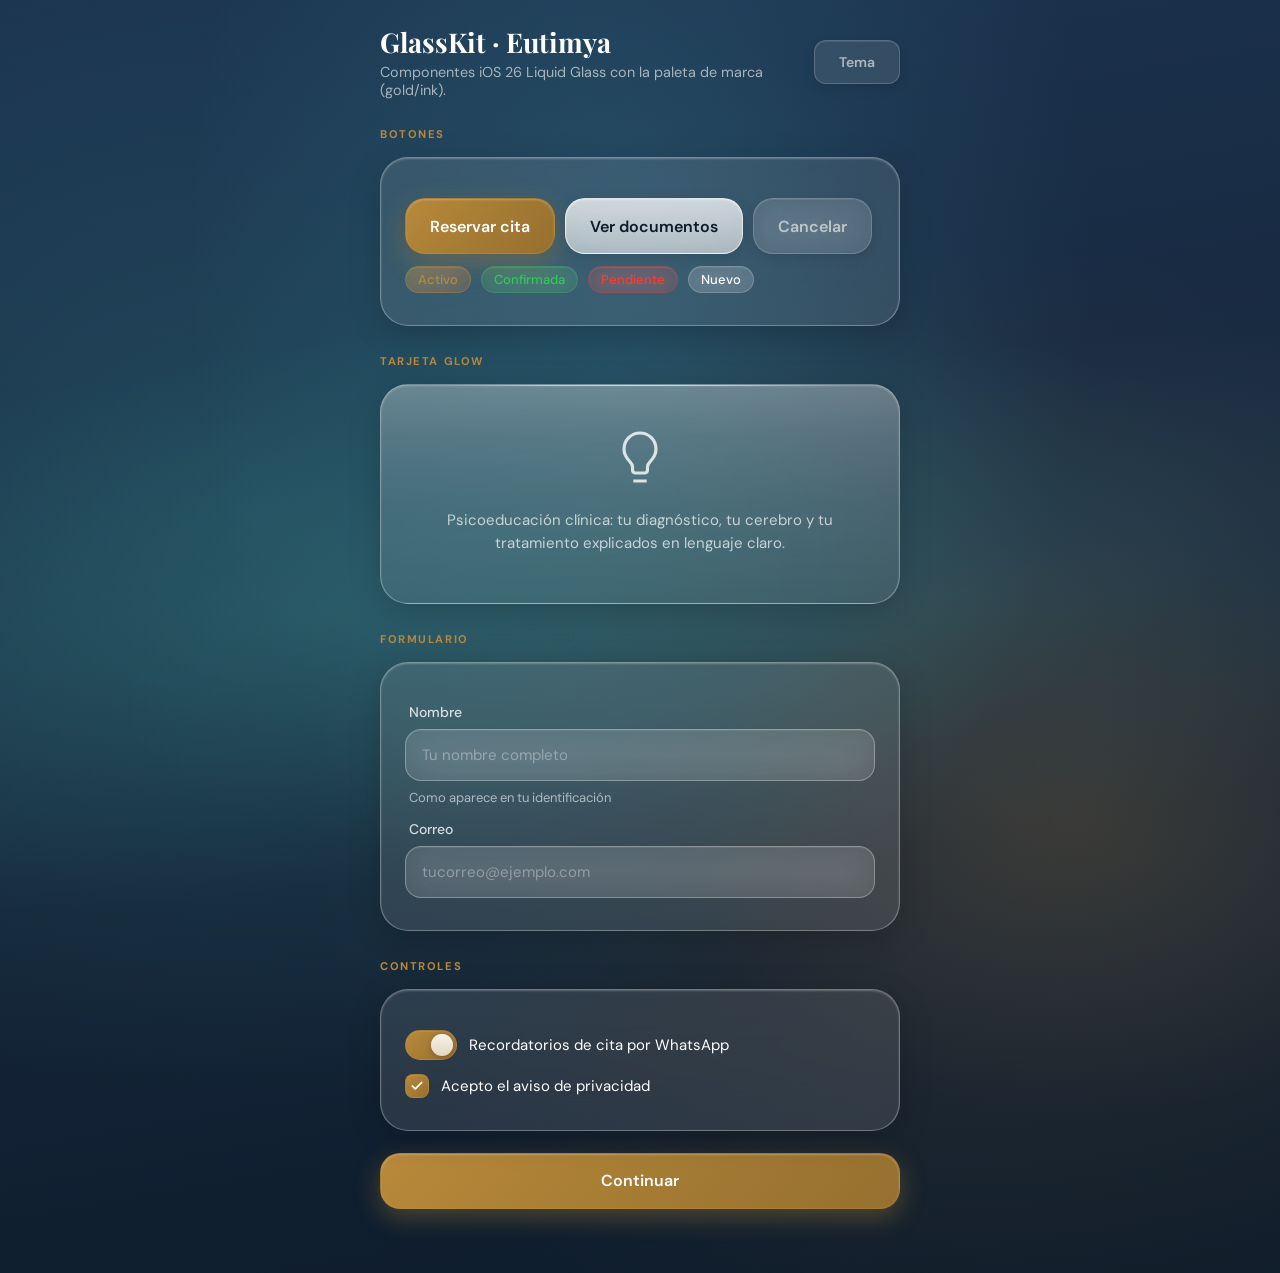
<file: glasskit-demo.html>
<!DOCTYPE html>
<html lang="es" data-theme="dark">
<head>
  <meta charset="UTF-8">
  <meta name="viewport" content="width=device-width, initial-scale=1.0">
  <title>GlassKit · Tema Eutimya</title>
  <link href="https://fonts.googleapis.com/css2?family=DM+Sans:opsz,wght@9..40,400;9..40,500;9..40,600;9..40,700&family=Playfair+Display:ital@0;1&display=swap" rel="stylesheet">
  <link rel="stylesheet" href="glasskit.css">
  <link rel="stylesheet" href="glasskit-eutimya.css">
  <style>
    body{margin:0;font-family:'DM Sans',sans-serif}
    .wrap{max-width:520px;margin:0 auto;padding:24px 18px 64px;display:flex;flex-direction:column;gap:22px}
    .demo-head{display:flex;align-items:center;justify-content:space-between;gap:12px}
    .demo-h1{font-family:'Playfair Display',serif;font-size:1.7rem;margin:0;color:var(--gl-color-text-heading)}
    .demo-lead{color:var(--gl-color-text-muted);font-size:.9rem;margin:.2rem 0 0}
    .sec-t{font-size:.7rem;font-weight:700;letter-spacing:.14em;text-transform:uppercase;color:var(--gl-color-primary);margin:6px 0 -6px}
    .row{display:flex;gap:10px;flex-wrap:wrap;align-items:center}
  </style>
</head>
<body>
  <div class="glass-bg">
    <div class="wrap">

      <div class="demo-head">
        <div>
          <h1 class="demo-h1">GlassKit · Eutimya</h1>
          <p class="demo-lead">Componentes iOS 26 Liquid Glass con la paleta de marca (gold/ink).</p>
        </div>
        <button class="glass-btn glass-btn--tertiary glass-btn--auto glass-btn--sm" onclick="tt()">Tema</button>
      </div>

      <p class="sec-t">Botones</p>
      <div class="glass-card">
        <div class="row" style="margin-bottom:12px">
          <button class="glass-btn glass-btn--primary glass-btn--auto">Reservar cita</button>
          <button class="glass-btn glass-btn--secondary glass-btn--auto">Ver documentos</button>
          <button class="glass-btn glass-btn--tertiary glass-btn--auto">Cancelar</button>
        </div>
        <div class="row">
          <span class="glass-badge glass-badge--primary">Activo</span>
          <span class="glass-badge glass-badge--success">Confirmada</span>
          <span class="glass-badge glass-badge--error">Pendiente</span>
          <span class="glass-badge">Nuevo</span>
        </div>
      </div>

      <p class="sec-t">Tarjeta glow</p>
      <div class="glass-card glass-card--glow">
        <div class="glass-card__icon">
          <svg viewBox="0 0 24 24" fill="none" stroke="currentColor" stroke-width="1.6"><path d="M12 3a6 6 0 0 0-6 6c0 2 1 3.5 2.2 4.7.6.6 1 1.3 1 2.1V17a1 1 0 0 0 1 1h3.6a1 1 0 0 0 1-1v-1.2c0-.8.4-1.5 1-2.1C17 12.5 18 11 18 9a6 6 0 0 0-6-6Z"/><path d="M9.5 21h5"/></svg>
        </div>
        <p class="glass-card__text">Psicoeducación clínica: tu diagnóstico, tu cerebro y tu tratamiento explicados en lenguaje claro.</p>
      </div>

      <p class="sec-t">Formulario</p>
      <div class="glass-card">
        <div class="glass-input-group" style="margin-bottom:14px">
          <label class="glass-label">Nombre</label>
          <input class="glass-input" type="text" placeholder="Tu nombre completo">
          <span class="glass-hint">Como aparece en tu identificación</span>
        </div>
        <div class="glass-input-group">
          <label class="glass-label">Correo</label>
          <input class="glass-input" type="email" placeholder="tucorreo@ejemplo.com">
        </div>
      </div>

      <p class="sec-t">Controles</p>
      <div class="glass-card">
        <label class="glass-toggle" style="margin-bottom:14px">
          <input class="glass-toggle__input" type="checkbox" checked>
          <span class="glass-toggle__track"><span class="glass-toggle__thumb"></span></span>
          <span class="glass-toggle__label">Recordatorios de cita por WhatsApp</span>
        </label>
        <label class="glass-checkbox">
          <input class="glass-checkbox__input" type="checkbox" checked>
          <span class="glass-checkbox__box"><svg viewBox="0 0 24 24" fill="none" stroke="currentColor" stroke-width="3"><polyline points="20 6 9 17 4 12"/></svg></span>
          <span class="glass-checkbox__label">Acepto el aviso de privacidad</span>
        </label>
      </div>

      <div class="row">
        <button class="glass-btn glass-btn--primary">Continuar</button>
      </div>

    </div>
  </div>

  <script>
    function tt(){const h=document.documentElement;h.setAttribute('data-theme',h.getAttribute('data-theme')==='dark'?'light':'dark');}
  </script>
</body>
</html>
</file>
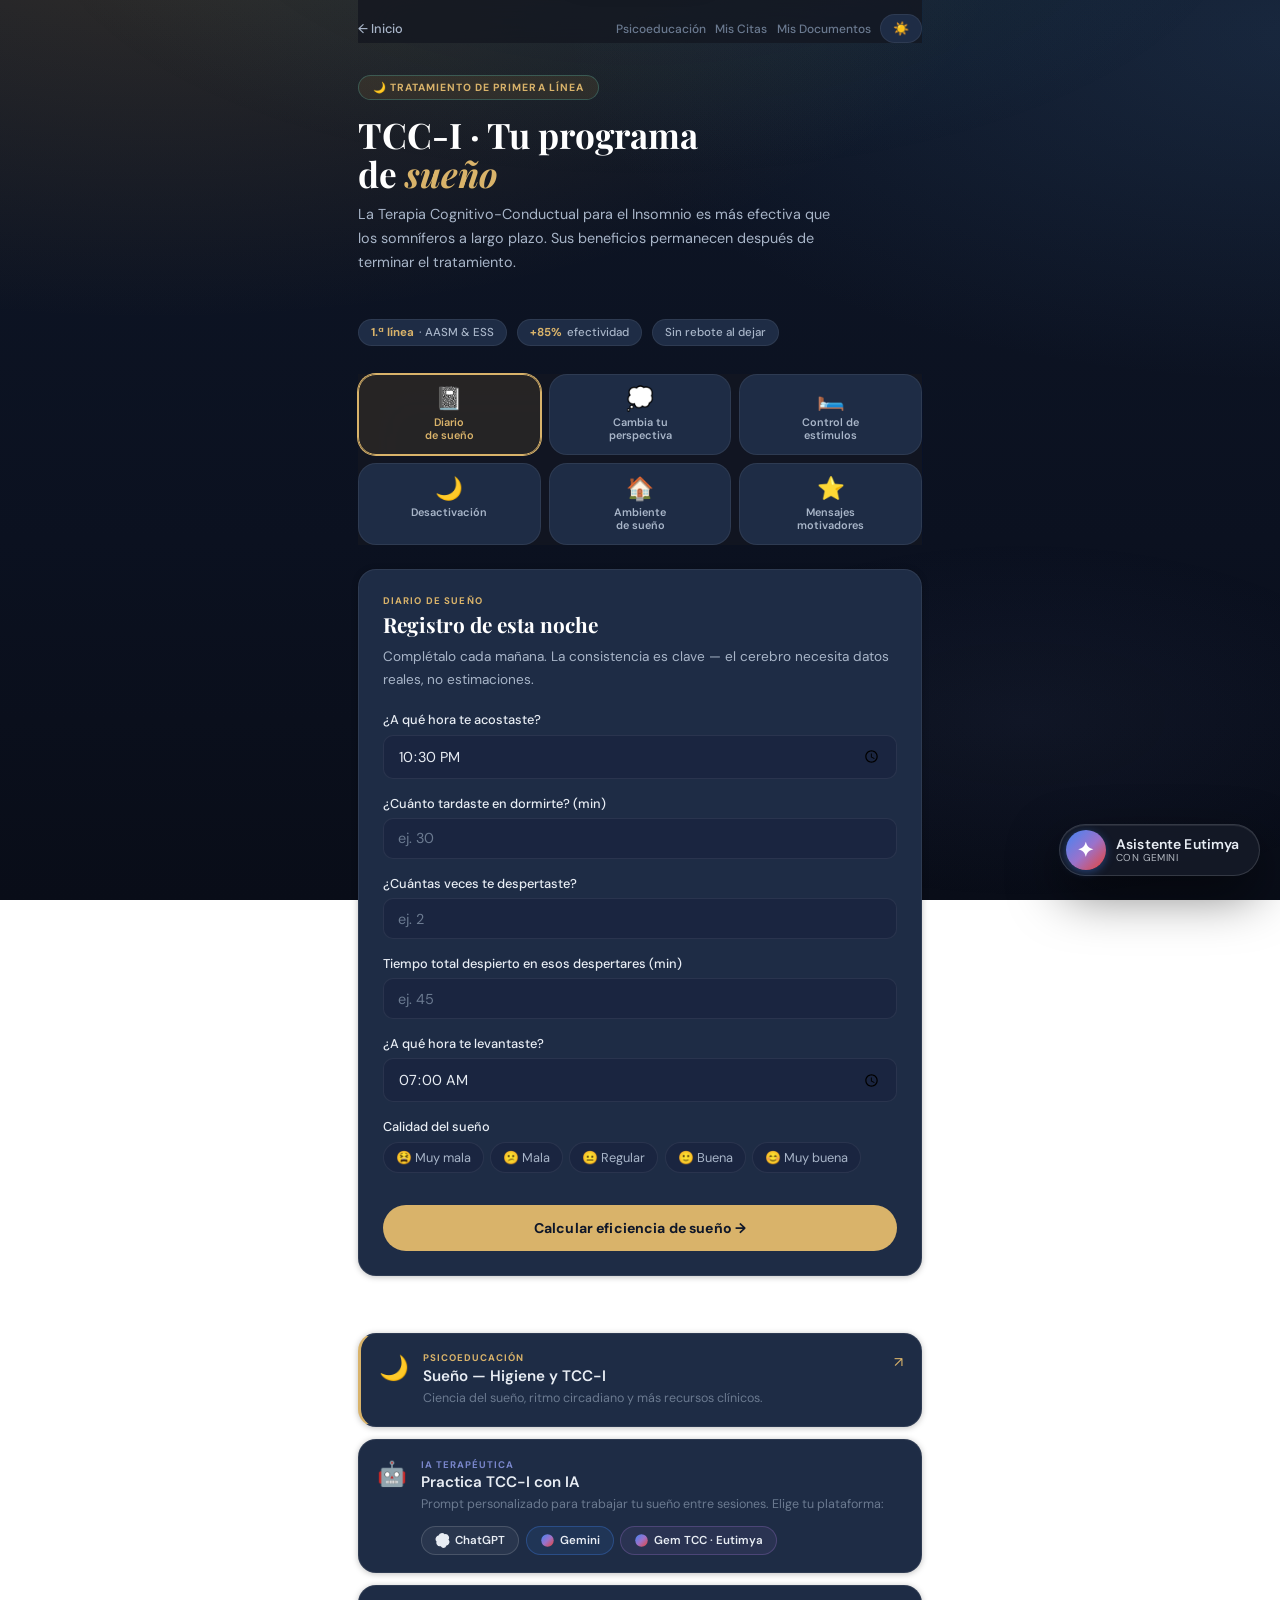
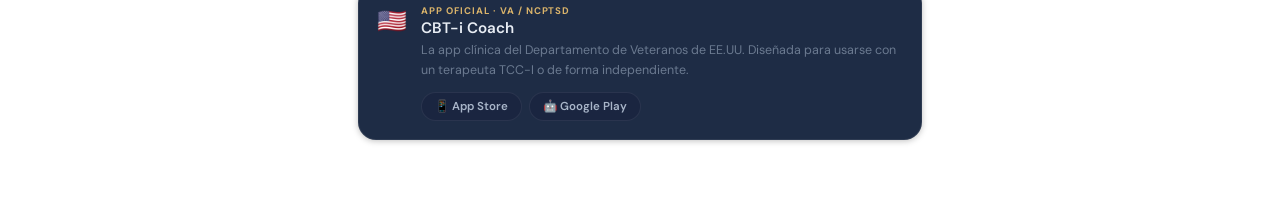
<file: tcci.html>
<!DOCTYPE html>
<html lang="es">
<head>
  <meta charset="UTF-8">
  <meta name="viewport" content="width=device-width, initial-scale=1.0">
  <title>TCC-I · Eutimya</title>

  <meta name="description" content="Terapia Cognitivo-Conductual para el Insomnio. Diario de sueño, control de estímulos, reestructuración cognitiva y más. Herramienta clínica de Eutimya.">
  <meta name="author" content="Eutimya · Psiquiatría CDMX">

  <meta property="og:type" content="website">
  <meta property="og:title" content="TCC-I · Eutimya">
  <meta property="og:description" content="Tu programa de sueño basado en evidencia. Más efectivo que los somníferos a largo plazo.">
  <meta property="og:image" content="https://psiquiatra-cdmx.eutimya.org/favicon.png">
  <meta property="og:url" content="https://app.eutimya.org/tcci">
  <meta property="og:locale" content="es_MX">

  <meta name="twitter:card" content="summary">
  <meta name="twitter:title" content="TCC-I · Eutimya">
  <meta name="twitter:image" content="https://psiquiatra-cdmx.eutimya.org/favicon.png">

  <!-- PWA -->
  <link rel="manifest" href="/manifest.json">
  <meta name="theme-color" content="#1A237E">
  <meta name="apple-mobile-web-app-capable" content="yes">
  <meta name="apple-mobile-web-app-status-bar-style" content="black-translucent">
  <meta name="apple-mobile-web-app-title" content="TCC-I">
  <link rel="apple-touch-icon" href="https://psiquiatra-cdmx.eutimya.org/favicon.png">
  <link rel="icon" type="image/png" href="https://psiquiatra-cdmx.eutimya.org/favicon.png">

  <link href="https://fonts.googleapis.com/css2?family=DM+Sans:ital,opsz,wght@0,9..40,300;0,9..40,400;0,9..40,500;0,9..40,600;0,9..40,700;1,9..40,400&family=DM+Serif+Display:ital@0;1&display=swap" rel="stylesheet">

  <link href="https://fonts.googleapis.com/css2?family=Playfair+Display:ital,wght@0,400;0,600;0,700;1,400&family=DM+Sans:ital,opsz,wght@0,9..40,300;0,9..40,400;0,9..40,500;0,9..40,600;0,9..40,700;1,9..40,400&display=swap" rel="stylesheet"/>
<link rel="stylesheet" href="eutimya-glass.css?v=8"/>
<link rel="stylesheet" href="glasskit.css?v=8"/>
<link rel="stylesheet" href="glasskit-eutimya.css?v=8"/>
<script src="eutimya-ios.js?v=2" defer></script>
<style>
    *, *::before, *::after { box-sizing: border-box; margin: 0; padding: 0 }

    :root {
      /* Paleta noche — índigo/slate oscuro con acento teal Eutimya */
      --night:    #0F1729;
      --night-2:  #1A2540;
      --night-3:  #243050;
      --night-card: #1E2C45;
      --night-border: rgba(255,255,255,.07);
      --teal:     #5DD6C8;
      --teal-d:   #006A60;
      --teal-bg:  rgba(93,214,200,.1);
      --amber:    #FFB74D;
      --amber-bg: rgba(255,183,77,.1);
      --indigo:   #7986CB;
      --indigo-bg:rgba(121,134,203,.12);
      --white:    #FFFFFF;
      --ink:      #E8EDF4;
      --ink-2:    #A8B5C8;
      --ink-3:    #6B7A90;
      --surface:  #0F1729;
      --r:        18px;
      --r-sm:     10px;
      --r-lg:     24px;
      --shadow:   0 4px 20px rgba(0,0,0,.35);
      --shadow-sm:0 1px 6px rgba(0,0,0,.25);
    }

    html { overflow-x: hidden }
    body {
      font-family: -apple-system, BlinkMacSystemFont, 'SF Pro Text', 'DM Sans', sans-serif;
      background: var(--night);
      color: var(--ink);
      min-height: 100vh;
      -webkit-font-smoothing: antialiased;
    }

    /* ── STAR BACKGROUND ── */
    body::before {
      content: '';
      position: fixed;
      inset: 0;
      background:
        radial-gradient(ellipse 80% 50% at 50% -10%, rgba(93,214,200,.08) 0%, transparent 60%),
        radial-gradient(ellipse 60% 40% at 80% 80%, rgba(121,134,203,.06) 0%, transparent 50%);
      pointer-events: none;
      z-index: 0;
    }

    /* ── LAYOUT ── */
    .page {
      max-width: 600px;
      margin: 0 auto;
      padding: 0 1.1rem calc(env(safe-area-inset-bottom) + 2rem);
      position: relative;
      z-index: 1;
    }

    /* ── TOP BAR ── */
    .top-bar {
      display: flex;
      align-items: center;
      justify-content: space-between;
      padding: 1rem 0 0;
    }
    .back-link {
      display: inline-flex;
      align-items: center;
      gap: 6px;
      color: var(--ink-2);
      text-decoration: none;
      font-size: .8rem;
      font-weight: 500;
      padding: 6px 0;
      transition: color .15s;
    }
    .back-link:hover { color: var(--teal) }
    .top-right {
      display: flex;
      align-items: center;
      gap: .6rem;
    }
    .dark-btn {
      background: var(--night-card);
      border: 1px solid var(--night-border);
      border-radius: 50px;
      padding: 5px 12px;
      font-size: 13px;
      cursor: pointer;
      color: var(--ink-2);
      font-family: inherit;
      transition: all .2s;
    }
    .dark-btn:hover { border-color: var(--teal); color: var(--teal) }

    /* ── HERO ── */
    .hero {
      padding: 2rem 0 1.5rem;
    }
    .hero-badge {
      display: inline-flex;
      align-items: center;
      gap: 6px;
      background: var(--teal-bg);
      border: 1px solid rgba(93,214,200,.25);
      color: var(--teal);
      font-size: .65rem;
      font-weight: 700;
      text-transform: uppercase;
      letter-spacing: .1em;
      padding: 5px 14px;
      border-radius: 50px;
      margin-bottom: 1rem;
    }
    .hero-title {
      font-family: ui-serif, 'New York', 'Playfair Display', Georgia, serif;
      font-size: 2.2rem;
      line-height: 1.1;
      color: var(--white);
      margin-bottom: .6rem;
    }
    .hero-title em {
      font-style: italic;
      color: var(--teal);
    }
    .hero-sub {
      font-size: .9rem;
      color: var(--ink-2);
      line-height: 1.65;
      max-width: 480px;
    }

    /* ── EVIDENCE STRIP ── */
    .evidence-strip {
      display: flex;
      gap: .65rem;
      margin: 1.25rem 0 1.75rem;
      flex-wrap: wrap;
    }
    .ev-pill {
      display: flex;
      align-items: center;
      gap: 5px;
      background: var(--night-card);
      border: 1px solid var(--night-border);
      border-radius: 50px;
      padding: 5px 12px;
      font-size: .72rem;
      color: var(--ink-2);
      font-weight: 500;
    }
    .ev-pill strong { color: var(--teal); }

    /* ── MODULE NAV ── */
    .mod-nav {
      display: grid;
      grid-template-columns: repeat(3, 1fr);
      gap: .5rem;
      margin-bottom: 1.5rem;
    }
    @media(max-width:380px) { .mod-nav { grid-template-columns: repeat(2,1fr) } }

    .mod-btn {
      background: var(--night-card);
      border: 1.5px solid var(--night-border);
      border-radius: var(--r);
      padding: .85rem .6rem .75rem;
      cursor: pointer;
      font-family: -apple-system, BlinkMacSystemFont, 'SF Pro Text', 'DM Sans', sans-serif;
      display: flex;
      flex-direction: column;
      align-items: center;
      gap: .35rem;
      transition: all .2s cubic-bezier(.22,1,.36,1);
      text-align: center;
    }
    .mod-btn:hover { border-color: var(--teal); background: rgba(93,214,200,.06); transform: translateY(-2px) }
    .mod-btn.on {
      border-color: var(--teal);
      background: var(--teal-bg);
      box-shadow: 0 0 0 1px var(--teal);
    }
    .mod-btn-icon { font-size: 1.4rem; line-height: 1 }
    .mod-btn-label {
      font-size: .68rem;
      font-weight: 600;
      color: var(--ink-2);
      line-height: 1.2;
    }
    .mod-btn.on .mod-btn-label { color: var(--teal) }

    /* ── PANEL ── */
    .panel { display: none; animation: fadeUp .3s ease }
    .panel.active { display: block }
    @keyframes fadeUp { from { opacity:0; transform:translateY(12px) } to { opacity:1; transform:none } }

    /* ── CARD ── */
    .card {
      background: var(--night-card);
      border-radius: var(--r);
      border: 1px solid var(--night-border);
      padding: 1.5rem;
      margin-bottom: 1rem;
      box-shadow: var(--shadow-sm);
    }
    .card-title {
      font-size: .6rem;
      font-weight: 700;
      text-transform: uppercase;
      letter-spacing: .12em;
      color: var(--teal);
      margin-bottom: .3rem;
    }
    .card-h2 {
      font-family: ui-serif, 'New York', 'Playfair Display', Georgia, serif;
      font-size: 1.3rem;
      color: var(--white);
      margin-bottom: .6rem;
      line-height: 1.2;
    }
    .card-body {
      font-size: .85rem;
      color: var(--ink-2);
      line-height: 1.65;
    }

    /* ── FORM ELEMENTS ── */
    .field { margin-bottom: 1rem }
    .field-label {
      display: block;
      font-size: .8rem;
      font-weight: 500;
      color: var(--ink);
      margin-bottom: .4rem;
    }
    .field-input {
      width: 100%;
      background: var(--night-2);
      border: 1.5px solid var(--night-border);
      border-radius: var(--r-sm);
      padding: .65rem .9rem;
      font-size: .9rem;
      font-family: -apple-system, BlinkMacSystemFont, 'SF Pro Text', 'DM Sans', sans-serif;
      color: var(--ink);
      outline: none;
      transition: border-color .18s;
    }
    .field-input:focus { border-color: var(--teal) }
    .field-input::placeholder { color: var(--ink-3) }

    /* Rating buttons */
    .rating-group {
      display: flex;
      gap: .4rem;
      flex-wrap: wrap;
      margin-top: .4rem;
    }
    .rate-btn {
      background: var(--night-2);
      border: 1.5px solid var(--night-border);
      border-radius: 50px;
      padding: 6px 12px;
      font-size: .8rem;
      cursor: pointer;
      font-family: inherit;
      color: var(--ink-2);
      transition: all .18s;
    }
    .rate-btn:hover { border-color: var(--teal); color: var(--teal) }
    .rate-btn.on { background: var(--teal-bg); border-color: var(--teal); color: var(--teal); font-weight: 600 }

    /* ── PRIMARY BUTTON ── */
    .btn-primary {
      width: 100%;
      background: var(--teal);
      color: var(--night);
      border: none;
      border-radius: 50px;
      padding: 14px;
      font-size: .88rem;
      font-weight: 700;
      font-family: -apple-system, BlinkMacSystemFont, 'SF Pro Text', 'DM Sans', sans-serif;
      cursor: pointer;
      margin-top: 1rem;
      transition: filter .18s, transform .18s;
      letter-spacing: .01em;
    }
    .btn-primary:hover { filter: brightness(1.1); transform: translateY(-1px) }
    .btn-primary:active { transform: scale(.97) }

    /* Result box */
    .result-box {
      display: none;
      background: linear-gradient(135deg, rgba(93,214,200,.15), rgba(93,214,200,.06));
      border: 1px solid rgba(93,214,200,.25);
      border-radius: var(--r);
      padding: 1.25rem;
      margin-top: 1rem;
      text-align: center;
    }
    .result-box.show { display: block; animation: fadeUp .3s ease }
    .result-eff {
      font-family: ui-serif, 'New York', 'Playfair Display', Georgia, serif;
      font-size: 2.8rem;
      color: var(--teal);
      line-height: 1;
      margin-bottom: .2rem;
    }
    .result-label {
      font-size: .72rem;
      color: var(--ink-2);
      text-transform: uppercase;
      letter-spacing: .08em;
      margin-bottom: .65rem;
    }
    .result-feedback {
      font-size: .85rem;
      color: var(--ink);
      line-height: 1.5;
    }
    .result-meta {
      font-size: .68rem;
      color: var(--ink-3);
      margin-top: .75rem;
    }

    /* ── PERSPECTIVE ITEMS ── */
    .persp-group-label {
      font-size: .68rem;
      font-weight: 700;
      text-transform: uppercase;
      letter-spacing: .1em;
      margin: 1.2rem 0 .6rem;
    }
    .persp-group-label.teal { color: var(--teal) }
    .persp-group-label.amber { color: var(--amber) }

    .persp-item {
      background: var(--night-card);
      border: 1px solid var(--night-border);
      border-radius: var(--r-sm);
      padding: .8rem 1rem;
      font-size: .85rem;
      color: var(--ink-2);
      line-height: 1.55;
      margin-bottom: .4rem;
      border-left: 3px solid var(--teal);
      transition: border-left-color .15s;
    }
    .persp-item.trauma { border-left-color: var(--amber) }

    /* ── CHECKLIST ITEMS ── */
    .check-item {
      display: flex;
      align-items: center;
      gap: .75rem;
      background: var(--night-card);
      border: 1px solid var(--night-border);
      border-radius: var(--r-sm);
      padding: .85rem 1rem;
      cursor: pointer;
      font-size: .85rem;
      color: var(--ink-2);
      transition: all .18s;
      margin-bottom: .4rem;
    }
    .check-item:hover { border-color: var(--teal); color: var(--ink) }
    .check-item.done {
      border-color: rgba(93,214,200,.3);
      background: rgba(93,214,200,.06);
      color: var(--teal);
      text-decoration: line-through;
      opacity: .65;
    }
    .check-circle {
      width: 22px; height: 22px;
      border-radius: 50%;
      border: 2px solid var(--ink-3);
      display: flex; align-items: center; justify-content: center;
      font-size: .7rem;
      flex-shrink: 0;
      transition: all .18s;
      color: transparent;
    }
    .check-item.done .check-circle {
      background: var(--teal);
      border-color: var(--teal);
      color: var(--night);
    }

    /* ── ENV ACCORDION ── */
    .env-item {
      background: var(--night-card);
      border: 1px solid var(--night-border);
      border-radius: var(--r-sm);
      overflow: hidden;
      margin-bottom: .5rem;
    }
    .env-header {
      display: flex;
      align-items: center;
      gap: .75rem;
      padding: .9rem 1rem;
      cursor: pointer;
      transition: background .15s;
    }
    .env-header:hover { background: rgba(255,255,255,.03) }
    .env-header.done { background: rgba(93,214,200,.06) }
    .env-text {
      flex: 1;
      font-size: .85rem;
      color: var(--ink);
      font-weight: 500;
    }
    .env-toggle {
      font-size: .75rem;
      color: var(--ink-3);
      white-space: nowrap;
      transition: color .15s;
    }
    .env-header:hover .env-toggle { color: var(--teal) }
    .env-body {
      display: none;
      padding: .75rem 1rem .9rem;
      font-size: .82rem;
      color: var(--ink-2);
      line-height: 1.6;
      background: rgba(255,255,255,.02);
      border-top: 1px solid var(--night-border);
    }

    /* ── MOTIVATION CARD ── */
    .mot-card {
      background: linear-gradient(135deg, var(--night-2), var(--night-3));
      border: 1px solid var(--night-border);
      border-radius: var(--r-lg);
      padding: 2rem 1.5rem;
      text-align: center;
      min-height: 180px;
      display: flex;
      flex-direction: column;
      align-items: center;
      justify-content: center;
      margin-bottom: 1.25rem;
      position: relative;
      overflow: hidden;
    }
    .mot-card::before {
      content: '"';
      position: absolute;
      top: -10px; left: 16px;
      font-size: 6rem;
      color: var(--teal);
      opacity: .1;
      font-family: ui-serif, 'New York', 'Playfair Display', Georgia, serif;
      line-height: 1;
    }
    .mot-text {
      font-size: .95rem;
      line-height: 1.7;
      color: var(--ink);
      font-style: italic;
      position: relative;
      z-index: 1;
    }
    .mot-controls {
      display: flex;
      align-items: center;
      justify-content: center;
      gap: .75rem;
    }
    .mot-btn {
      background: var(--night-card);
      border: 1px solid var(--night-border);
      border-radius: 50px;
      padding: 8px 18px;
      font-size: .8rem;
      font-family: inherit;
      color: var(--ink-2);
      cursor: pointer;
      transition: all .18s;
    }
    .mot-btn:hover { border-color: var(--teal); color: var(--teal) }
    .mot-btn.primary { background: var(--teal); color: var(--night); border-color: var(--teal); font-weight: 600 }
    .mot-btn.primary:hover { filter: brightness(1.1) }
    .mot-counter { font-size: .75rem; color: var(--ink-3) }

    /* ── G2 GRID ── */
    .g2 { display: grid; grid-template-columns: repeat(auto-fit, minmax(240px, 1fr)); gap: .75rem; margin-top: .75rem }

    /* ── SECTION LABEL ── */
    .s-label {
      font-size: .65rem;
      font-weight: 700;
      text-transform: uppercase;
      letter-spacing: .12em;
      color: var(--ink-3);
      margin: 1.25rem 0 .6rem;
    }

    /* ── DARK MODE (light override) ── */
    [data-theme="light"] {
      --night:     #F6FAF9;
      --night-2:   #EDF3F1;
      --night-3:   #E2ECEB;
      --night-card:#FFFFFF;
      --night-border: rgba(0,0,0,.07);
      --teal:      #006A60;
      --teal-bg:   rgba(0,106,96,.08);
      --amber:     #7A5230;
      --amber-bg:  rgba(122,82,48,.08);
      --indigo:    #3949AB;
      --indigo-bg: rgba(57,73,171,.08);
      --ink:       #161D1C;
      --ink-2:     #3F4947;
      --ink-3:     #6F7978;
      color-scheme: light;
    }
    [data-theme="light"] body::before { background: none }
    [data-theme="light"] body { background: var(--night) }
    [data-theme="light"] .hero-title { color: var(--ink) }
    [data-theme="light"] .card-h2 { color: var(--ink) }
    [data-theme="light"] .mot-text { color: var(--ink) }
    [data-theme="light"] .result-eff { color: var(--teal) }

    /* Entry animations */
    .hero     { animation: fadeUp .5s ease both }
    .evidence-strip { animation: fadeUp .45s .08s ease both }
    .mod-nav  { animation: fadeUp .45s .14s ease both }
    @media(prefers-reduced-motion:reduce){
      *, *::before, *::after { animation:none!important; transition:none!important }
    }

    /* ── FOOTER LINKS ── */
    .footer-links {
      margin-top: 2rem;
      padding-top: 1.5rem;
      border-top: 1px solid var(--night-border);
      display: flex;
      flex-direction: column;
      gap: .75rem;
      padding-bottom: 2rem;
    }

    .footer-link-row {
      display: flex;
      align-items: flex-start;
      gap: .9rem;
      background: var(--night-card);
      border: 1px solid var(--night-border);
      border-radius: var(--r);
      padding: 1.1rem 1.15rem;
      text-decoration: none;
      color: inherit;
      transition: transform .2s cubic-bezier(.22,1,.36,1), box-shadow .2s, border-color .2s;
      box-shadow: var(--shadow-sm);
    }
    a.footer-link-row:hover {
      transform: translateY(-2px);
      box-shadow: var(--shadow);
    }
    a.footer-link-row.teal { border-left: 3px solid var(--teal) }
    a.footer-link-row.teal:hover { border-color: var(--teal) }

    .flr-icon {
      font-size: 1.5rem;
      flex-shrink: 0;
      margin-top: .05rem;
    }
    .flr-body { flex: 1; min-width: 0 }
    .flr-label {
      font-size: .6rem;
      font-weight: 700;
      text-transform: uppercase;
      letter-spacing: .1em;
      color: var(--teal);
      margin-bottom: .15rem;
    }
    .ia-row .flr-label { color: var(--indigo) }
    .cbti-row .flr-label { color: var(--amber) }

    .flr-title {
      font-size: .95rem;
      font-weight: 600;
      color: var(--ink);
      margin-bottom: .25rem;
      line-height: 1.2;
    }
    .flr-desc {
      font-size: .78rem;
      color: var(--ink-3);
      line-height: 1.55;
    }
    .flr-arrow {
      font-size: .9rem;
      color: var(--teal);
      flex-shrink: 0;
      margin-top: .1rem;
      transition: transform .18s;
    }
    a.footer-link-row:hover .flr-arrow { transform: translate(2px,-2px) }

    /* IA buttons row */
    .ia-btns {
      display: flex;
      flex-wrap: wrap;
      gap: .4rem;
      margin-top: .7rem;
    }
    .ia-btn {
      display: inline-flex;
      align-items: center;
      gap: 5px;
      padding: 6px 13px;
      border-radius: 50px;
      font-size: .72rem;
      font-weight: 600;
      font-family: -apple-system, BlinkMacSystemFont, 'SF Pro Text', 'DM Sans', sans-serif;
      text-decoration: none;
      transition: all .18s;
      border: 1.5px solid;
    }
    .ia-gpt {
      background: rgba(255,255,255,.05);
      border-color: rgba(255,255,255,.15);
      color: var(--ink);
    }
    .ia-gpt:hover { background: rgba(255,255,255,.12); border-color: rgba(255,255,255,.3) }
    .ia-gem {
      background: rgba(66,133,244,.1);
      border-color: rgba(66,133,244,.3);
      color: var(--ink);
    }
    .ia-gem:hover { background: rgba(66,133,244,.2); border-color: rgba(66,133,244,.5) }
    .ia-gem2 {
      background: rgba(155,114,203,.1);
      border-color: rgba(155,114,203,.3);
      color: var(--ink);
    }
    .ia-gem2:hover { background: rgba(155,114,203,.2); border-color: rgba(155,114,203,.5) }
    .ia-store {
      background: var(--night-2);
      border-color: var(--night-border);
      color: var(--ink-2);
    }
    .ia-store:hover { border-color: var(--amber); color: var(--amber) }

    /* Light mode overrides for footer */
    [data-theme="light"] .footer-link-row { background: #fff; border-color: rgba(0,0,0,.07) }
    [data-theme="light"] .ia-gpt  { background: rgba(0,0,0,.04); border-color: rgba(0,0,0,.12); color: var(--ink) }
    [data-theme="light"] .ia-gem  { background: rgba(66,133,244,.06); border-color: rgba(66,133,244,.2) }
    [data-theme="light"] .ia-gem2 { background: rgba(155,114,203,.06); border-color: rgba(155,114,203,.2) }
    [data-theme="light"] .ia-store { background: #f5f5f5; border-color: #ddd; color: #555 }
  
    /* ── GEMINI FAB ── */
    .fab-gemini {
      position: fixed;
      bottom: 24px; right: 20px;
      z-index: 9999;
      display: flex; align-items: center; gap: 10px;
      background: linear-gradient(135deg, #1a73e8 0%, #4285f4 50%, #8ab4f8 100%);
      color: #fff;
      border: none; border-radius: 999px;
      padding: 0 20px 0 6px;
      height: 52px;
      box-shadow: 0 4px 20px rgba(26,115,232,.38), 0 1px 6px rgba(0,0,0,.14);
      cursor: pointer; font-family: inherit;
      font-size: 14px; font-weight: 600; letter-spacing: .01em;
      text-decoration: none;
      transition: transform .18s, box-shadow .18s;
      animation: fabGemIn .5s .6s cubic-bezier(.22,.9,.3,1) both;
    }
    .fab-gemini:hover {
      transform: translateY(-2px) scale(1.03);
      box-shadow: 0 8px 28px rgba(26,115,232,.45), 0 2px 8px rgba(0,0,0,.14);
    }
    .fab-gemini:active { transform: scale(.97); }
    .fab-gemini-icon {
      width: 40px; height: 40px; border-radius: 50%;
      background: rgba(255,255,255,.18);
      display: flex; align-items: center; justify-content: center;
      flex-shrink: 0; font-size: 20px;
    }
    .fab-gemini-label { line-height: 1.2; }
    .fab-gemini-label span { display: block; font-size: 10px; font-weight: 400; opacity: .75; letter-spacing: .04em; text-transform: uppercase; }
    @keyframes fabGemIn {
      from { opacity:0; transform: translateY(16px) scale(.9); }
      to   { opacity:1; transform: translateY(0)    scale(1);  }
    }

/* ===== Eutimya iOS Liquid Glass adapter ===== */

:root{
  --teal:#d9b36a;--teal-d:#b8893a;--teal-bg:rgba(184,137,58,.12);
  --amber:#d9b36a;--amber-bg:rgba(184,137,58,.12);
  --ilg-glass:rgba(30,44,69,.55);--ilg-glass-strong:rgba(20,23,32,.80);
  --ilg-glass-selected:rgba(184,137,58,.22);--ilg-glass-border:1px solid rgba(255,255,255,.08);
  --ilg-glass-border-strong:1px solid rgba(255,255,255,.14);--ilg-specular:inset 0 1px 0 rgba(255,255,255,.10);
  --ilg-ink:#E8EDF4;--ilg-pri:#E8EDF4;
}
[data-theme="light"]{
  --ilg-glass:rgba(255,255,255,.72);--ilg-glass-strong:rgba(255,255,255,.86);
  --ilg-glass-border:1px solid rgba(13,27,42,.09);--ilg-ink:#0d1b2a;--ilg-pri:#0d1b2a;
}

.top-bar,.mod-nav{background:var(--ilg-glass-strong)!important;backdrop-filter:var(--ilg-blur-heavy);-webkit-backdrop-filter:var(--ilg-blur-heavy);border-color:rgba(255,255,255,.10)!important;}
.mot-card,.result-box,.env-header{background:var(--ilg-glass)!important;backdrop-filter:var(--ilg-blur);-webkit-backdrop-filter:var(--ilg-blur);border:var(--ilg-glass-border)!important;box-shadow:var(--ilg-shadow-2),var(--ilg-specular)!important;}
.mod-btn,.mot-btn,.rate-btn,.ia-btn,.dark-btn{transition:transform var(--ilg-dur-spring) var(--ilg-ease-spring),background .2s!important;}
.mod-btn:active,.mot-btn:active,.rate-btn:active,.ia-btn:active,.dark-btn:active{transform:scale(.96);}

/* ═══ Eutimya iOS 26 — lienzo con profundidad, material definido, esquinas ═══
   (tcci es dark por defecto; [data-theme="light"] aclara) */
body{
  background:
    radial-gradient(115% 75% at 12% -8%, rgba(184,137,58,.20), transparent 58%),
    radial-gradient(105% 70% at 102% 4%, rgba(66,110,158,.20), transparent 55%),
    linear-gradient(180deg,#0e1626 0%,#0b1120 60%,#090d18 100%);
  background-attachment:fixed;
}
[data-theme="light"] body{
  background:
    radial-gradient(115% 75% at 12% -8%, rgba(184,137,58,.16), transparent 58%),
    radial-gradient(105% 70% at 102% 4%, rgba(42,74,107,.13), transparent 55%),
    linear-gradient(180deg,#FBFAF6 0%,#F1F0EC 60%,#EDECE8 100%);
  background-attachment:fixed;
}
.mot-card,.result-box,.env-header{
  background:rgba(28,32,42,.62)!important;
  border:1px solid rgba(255,255,255,.10)!important;
  box-shadow:0 1px 0 rgba(255,255,255,.06) inset,0 16px 40px rgba(0,0,0,.5),0 3px 10px rgba(0,0,0,.4)!important;
}
[data-theme="light"] .mot-card,[data-theme="light"] .result-box,[data-theme="light"] .env-header{
  background:rgba(255,255,255,.72)!important;
  border:1px solid rgba(255,255,255,.55)!important;
  box-shadow:0 1px 0 rgba(255,255,255,.7) inset,0 14px 34px rgba(13,27,42,.10),0 3px 10px rgba(13,27,42,.06)!important;
}
/* FAB Gemini → pastilla de vidrio */
.fab-gemini{
  background:rgba(22,28,40,.82)!important;
  backdrop-filter:saturate(180%) blur(24px);-webkit-backdrop-filter:saturate(180%) blur(24px);
  color:#E8EDF4!important;
  border:1px solid rgba(255,255,255,.14)!important;
  box-shadow:0 1px 0 rgba(255,255,255,.08) inset,0 20px 50px rgba(0,0,0,.5)!important;
}
[data-theme="light"] .fab-gemini{
  background:rgba(255,255,255,.86)!important;
  color:#0d1b2a!important;
  border:1px solid rgba(255,255,255,.6)!important;
  box-shadow:0 1px 0 rgba(255,255,255,.65) inset,0 20px 60px rgba(13,27,42,.14)!important;
}
.fab-gemini-icon{background:linear-gradient(135deg,#4285F4 0%,#9B72CB 52%,#EA4335 100%)!important;color:#fff;box-shadow:0 2px 8px rgba(66,133,244,.4);}
.fab-gemini:active{transform:scale(.95)!important;}
@supports (corner-shape: squircle){
  .mot-card,.result-box,.env-header,.mod-btn,.mot-btn,.rate-btn,.ia-btn,.fab-gemini,.top-bar,.mod-nav{corner-shape:squircle;}
}
</style>
</head>
<body>

<div class="page">

  <!-- TOP BAR -->
  <div class="top-bar">
    <a href="/" class="back-link">← Inicio</a>
    <div class="top-right">
      <a href="/educ" style="font-size:.75rem;color:var(--ink-3);text-decoration:none;font-weight:500;transition:color .15s" onmouseover="this.style.color='var(--teal)'" onmouseout="this.style.color='var(--ink-3)'">Psicoeducación</a>
      <a href="/citas" style="font-size:.75rem;color:var(--ink-3);text-decoration:none;font-weight:500;transition:color .15s" onmouseover="this.style.color='var(--teal)'" onmouseout="this.style.color='var(--ink-3)'">Mis Citas</a>
      <a href="/recetasyresumenes" style="font-size:.75rem;color:var(--ink-3);text-decoration:none;font-weight:500;transition:color .15s" onmouseover="this.style.color='var(--teal)'" onmouseout="this.style.color='var(--ink-3)'">Mis Documentos</a>
      <button class="dark-btn" onclick="toggleMode()" aria-label="Cambiar tema" id="mode-btn">☀️</button>
    </div>
  </div>

  <!-- HERO -->
  <div class="hero">
    <div class="hero-badge">🌙 Tratamiento de primera línea</div>
    <h1 class="hero-title">TCC-I · Tu programa<br>de <em>sueño</em></h1>
    <p class="hero-sub">La Terapia Cognitivo-Conductual para el Insomnio es más efectiva que los somníferos a largo plazo. Sus beneficios permanecen después de terminar el tratamiento.</p>
  </div>

  <!-- EVIDENCE PILLS -->
  <div class="evidence-strip">
    <div class="ev-pill"><strong>1.ª línea</strong> · AASM &amp; ESS</div>
    <div class="ev-pill"><strong>+85%</strong> efectividad</div>
    <div class="ev-pill">Sin rebote al dejar</div>
  </div>

  <!-- MODULE NAV -->
  <div class="mod-nav" role="tablist">
    <button class="mod-btn on" onclick="showPanel('diario',this)" role="tab" aria-selected="true">
      <span class="mod-btn-icon">📓</span>
      <span class="mod-btn-label">Diario<br>de sueño</span>
    </button>
    <button class="mod-btn" onclick="showPanel('perspectiva',this)" role="tab">
      <span class="mod-btn-icon">💭</span>
      <span class="mod-btn-label">Cambia tu<br>perspectiva</span>
    </button>
    <button class="mod-btn" onclick="showPanel('estimulos',this)" role="tab">
      <span class="mod-btn-icon">🛏️</span>
      <span class="mod-btn-label">Control de<br>estímulos</span>
    </button>
    <button class="mod-btn" onclick="showPanel('desactivacion',this)" role="tab">
      <span class="mod-btn-icon">🌙</span>
      <span class="mod-btn-label">Desacti­vación</span>
    </button>
    <button class="mod-btn" onclick="showPanel('ambiente',this)" role="tab">
      <span class="mod-btn-icon">🏠</span>
      <span class="mod-btn-label">Ambiente<br>de sueño</span>
    </button>
    <button class="mod-btn" onclick="showPanel('motivacion',this)" role="tab">
      <span class="mod-btn-icon">⭐</span>
      <span class="mod-btn-label">Mensajes<br>motivadores</span>
    </button>
  </div>

  <!-- ═══ PANEL: DIARIO ═══ -->
  <div class="panel active" id="panel-diario" role="tabpanel">
    <div class="card">
      <div class="card-title">Diario de sueño</div>
      <h2 class="card-h2">Registro de esta noche</h2>
      <p class="card-body" style="margin-bottom:1.25rem">Complétalo cada mañana. La consistencia es clave — el cerebro necesita datos reales, no estimaciones.</p>

      <div class="field">
        <label class="field-label" for="sd-bedtime">¿A qué hora te acostaste?</label>
        <input type="time" class="field-input" id="sd-bedtime" value="22:30">
      </div>
      <div class="field">
        <label class="field-label" for="sd-latency">¿Cuánto tardaste en dormirte? (min)</label>
        <input type="number" class="field-input" id="sd-latency" min="0" max="240" placeholder="ej. 30">
      </div>
      <div class="field">
        <label class="field-label" for="sd-wakeups">¿Cuántas veces te despertaste?</label>
        <input type="number" class="field-input" id="sd-wakeups" min="0" max="20" placeholder="ej. 2">
      </div>
      <div class="field">
        <label class="field-label" for="sd-waso">Tiempo total despierto en esos despertares (min)</label>
        <input type="number" class="field-input" id="sd-waso" min="0" max="480" placeholder="ej. 45">
      </div>
      <div class="field">
        <label class="field-label" for="sd-waketime">¿A qué hora te levantaste?</label>
        <input type="time" class="field-input" id="sd-waketime" value="07:00">
      </div>
      <div class="field">
        <label class="field-label">Calidad del sueño</label>
        <div class="rating-group">
          <button class="rate-btn" onclick="setRate(this,1)">😫 Muy mala</button>
          <button class="rate-btn" onclick="setRate(this,2)">😕 Mala</button>
          <button class="rate-btn" onclick="setRate(this,3)">😐 Regular</button>
          <button class="rate-btn" onclick="setRate(this,4)">🙂 Buena</button>
          <button class="rate-btn" onclick="setRate(this,5)">😊 Muy buena</button>
        </div>
      </div>

      <button class="btn-primary" onclick="calcSleep()">Calcular eficiencia de sueño →</button>

      <div class="result-box" id="sd-result">
        <div class="result-eff" id="sd-eff">—</div>
        <div class="result-label">Eficiencia de sueño</div>
        <div class="result-feedback" id="sd-feedback"></div>
        <div class="result-meta">Meta TCC-I: ≥ 85% de eficiencia</div>
      </div>
    </div>
  </div>

  <!-- ═══ PANEL: PERSPECTIVA ═══ -->
  <div class="panel" id="panel-perspectiva" role="tabpanel">
    <div class="card">
      <div class="card-title">Reestructuración cognitiva</div>
      <h2 class="card-h2">Cambia tu perspectiva sobre el sueño</h2>
      <p class="card-body">Cambiar la forma en que piensas sobre el sueño cambia cómo te sientes y cuánto duermes. Cuando aparezca un pensamiento ansioso, sustitúyelo por uno de estos.</p>
    </div>

    <p class="persp-group-label teal">💤 Ante el insomnio</p>
    <div id="persp-sleep"></div>

    <p class="persp-group-label amber" style="margin-top:1.5rem">🧠 Ante pesadillas o trauma</p>
    <div id="persp-trauma"></div>
  </div>

  <!-- ═══ PANEL: ESTÍMULOS ═══ -->
  <div class="panel" id="panel-estimulos" role="tabpanel">
    <div class="card">
      <div class="card-title">Control de estímulos</div>
      <h2 class="card-h2">Reconecta la cama con el sueño</h2>
      <p class="card-body">El objetivo es que tu cerebro asocie la cama únicamente con dormir. Toca cada actividad para marcarla.</p>
    </div>

    <div class="g2">
      <div>
        <p class="s-label">Si no puedes dormir — media noche</p>
        <p style="font-size:.78rem;color:var(--ink-3);margin-bottom:.6rem;line-height:1.5">Levántate de la cama. Haz algo relajante en otro cuarto. Vuelve solo cuando tengas sueño real.</p>
        <div id="list-midnight"></div>
      </div>
      <div>
        <p class="s-label">Para mantenerte despierto</p>
        <p style="font-size:.78rem;color:var(--ink-3);margin-bottom:.6rem;line-height:1.5">Si sientes sueño antes de tu hora programada, estas actividades te ayudan a resistir sin acostarte.</p>
        <div id="list-awake"></div>
      </div>
    </div>
  </div>

  <!-- ═══ PANEL: DESACTIVACIÓN ═══ -->
  <div class="panel" id="panel-desactivacion" role="tabpanel">
    <div class="card">
      <div class="card-title">Rutina de desactivación</div>
      <h2 class="card-h2">Tu zona de transición hacia el sueño</h2>
      <p class="card-body">Un tiempo de desactivación antes de dormir ayuda a relajar la mente y el cuerpo. Elige las que te funcionen y conviértelas en tu ritual. Toca para marcarlas.</p>
    </div>
    <div id="list-winddown" style="display:grid;grid-template-columns:repeat(auto-fit,minmax(240px,1fr));gap:.4rem;margin-top:.5rem"></div>
  </div>

  <!-- ═══ PANEL: AMBIENTE ═══ -->
  <div class="panel" id="panel-ambiente" role="tabpanel">
    <div class="card">
      <div class="card-title">Checklist del ambiente</div>
      <h2 class="card-h2">Prepara tu cuarto para dormir</h2>
      <p class="card-body">Marca cada condición que ya tienes. Si no puedes cumplirla, toca "Sin esto" para ver la alternativa.</p>
    </div>
    <div id="list-env" style="margin-top:.5rem"></div>
  </div>

  <!-- ═══ PANEL: MOTIVACIÓN ═══ -->
  <div class="panel" id="panel-motivacion" role="tabpanel">
    <div class="card">
      <div class="card-title">Motivación diaria</div>
      <h2 class="card-h2">Lo que debes recordar hoy</h2>
    </div>
    <div class="mot-card">
      <p class="mot-text" id="mot-text"></p>
    </div>
    <div class="mot-controls">
      <button class="mot-btn" onclick="prevMot()">← Anterior</button>
      <span class="mot-counter" id="mot-counter"></span>
      <button class="mot-btn primary" onclick="nextMot()">Siguiente →</button>
    </div>
  </div>

  <!-- ═══ FOOTER LINKS ═══ -->
  <div class="footer-links">

    <!-- SUEÑO -->
    <a href="/educ" onclick="goEduc('sueno',event)" class="footer-link-row teal">
      <div class="flr-icon">🌙</div>
      <div class="flr-body">
        <div class="flr-label">Psicoeducación</div>
        <div class="flr-title">Sueño — Higiene y TCC-I</div>
        <div class="flr-desc">Ciencia del sueño, ritmo circadiano y más recursos clínicos.</div>
      </div>
      <div class="flr-arrow">↗</div>
    </a>

    <!-- IA TERAPÉUTICA -->
    <div class="footer-link-row ia-row">
      <div class="flr-icon">🤖</div>
      <div class="flr-body">
        <div class="flr-label">IA terapéutica</div>
        <div class="flr-title">Practica TCC-I con IA</div>
        <div class="flr-desc">Prompt personalizado para trabajar tu sueño entre sesiones. Elige tu plataforma:</div>
        <div class="ia-btns">
          <a class="ia-btn ia-gpt" href="https://chatgpt.com/?q=Act%C3%BAa+como+terapeuta+experto+en+TCC-I+(Terapia+Cognitivo-Conductual+para+el+Insomnio).+Quiero+trabajar+mi+insomnio+entre+sesiones.+Primero+pregúntame:+1)+¿Cuál+es+mi+mayor+problema+con+el+sueño+(dificultad+para+dormirme,+despertares+nocturnos+o+despertar+muy+temprano)?+2)+¿Cuántas+horas+estoy+en+cama+vs.+cuántas+realmente+duermo?+3)+¿Qué+pensamientos+tengo+cuando+no+puedo+dormir?+Después+aplica+la+técnica+más+adecuada+según+mi+respuesta:+restricción+del+sueño,+control+de+estímulos+o+reestructuración+cognitiva.+Hazme+las+preguntas+una+a+una.+Tono+directo+y+clínico." target="_blank" rel="noopener noreferrer">
            <svg viewBox="0 0 24 24" fill="currentColor" width="15" height="15" aria-hidden="true"><path d="M22.28 9.5a5.76 5.76 0 0 0-.49-4.73 5.83 5.83 0 0 0-6.27-2.8A5.77 5.77 0 0 0 11.17 0a5.84 5.84 0 0 0-5.57 4.05 5.77 5.77 0 0 0-3.85 2.8 5.83 5.83 0 0 0 .72 6.83 5.76 5.76 0 0 0 .49 4.73 5.83 5.83 0 0 0 6.27 2.8A5.77 5.77 0 0 0 12.84 24a5.84 5.84 0 0 0 5.57-4.05 5.77 5.77 0 0 0 3.85-2.8 5.83 5.83 0 0 0-.72-6.83z"/></svg>
            ChatGPT
          </a>
          <a class="ia-btn ia-gem" href="https://gemini.google.com/app?hl=es&q=Act%C3%BAa+como+terapeuta+experto+en+TCC-I+(Terapia+Cognitivo-Conductual+para+el+Insomnio).+Quiero+trabajar+mi+insomnio+entre+sesiones.+Primero+pregúntame:+1)+¿Cuál+es+mi+mayor+problema+con+el+sueño+(dificultad+para+dormirme,+despertares+nocturnos+o+despertar+muy+temprano)?+2)+¿Cuántas+horas+estoy+en+cama+vs.+cuántas+realmente+duermo?+3)+¿Qué+pensamientos+tengo+cuando+no+puedo+dormir?+Después+aplica+la+técnica+más+adecuada+según+mi+respuesta:+restricción+del+sueño,+control+de+estímulos+o+reestructuración+cognitiva.+Hazme+las+preguntas+una+a+una.+Tono+directo+y+clínico." target="_blank" rel="noopener noreferrer">
            <svg viewBox="0 0 24 24" fill="none" width="15" height="15" aria-hidden="true"><circle cx="12" cy="12" r="10" fill="url(#gg)"/><defs><linearGradient id="gg" x1="2" y1="2" x2="22" y2="22" gradientUnits="userSpaceOnUse"><stop stop-color="#4285F4"/><stop offset=".5" stop-color="#9B72CB"/><stop offset="1" stop-color="#EA4335"/></linearGradient></defs></svg>
            Gemini
          </a>
          <a class="ia-btn ia-gem2" href="https://gemini.google.com/gem/1MQvzOLHUPA_MLcHRFZKMq8o2JOBohUw_?usp=sharing" target="_blank" rel="noopener noreferrer">
            <svg viewBox="0 0 24 24" fill="none" width="15" height="15" aria-hidden="true"><circle cx="12" cy="12" r="10" fill="url(#gg2)"/><defs><linearGradient id="gg2" x1="2" y1="2" x2="22" y2="22" gradientUnits="userSpaceOnUse"><stop stop-color="#4285F4"/><stop offset=".5" stop-color="#9B72CB"/><stop offset="1" stop-color="#EA4335"/></linearGradient></defs></svg>
            Gem TCC · Eutimya
          </a>
        </div>
      </div>
    </div>

    <!-- CBT-I COACH -->
    <div class="footer-link-row cbti-row">
      <div class="flr-icon">🇺🇸</div>
      <div class="flr-body">
        <div class="flr-label">App oficial · VA / NCPTSD</div>
        <div class="flr-title">CBT-i Coach</div>
        <div class="flr-desc">La app clínica del Departamento de Veteranos de EE.UU. Diseñada para usarse con un terapeuta TCC-I o de forma independiente.</div>
        <div class="ia-btns" style="margin-top:.75rem">
          <a class="ia-btn ia-store" href="https://apps.apple.com/us/app/cbt-i-coach/id655918660" target="_blank" rel="noopener noreferrer">📱 App Store</a>
          <a class="ia-btn ia-store" href="https://play.google.com/store/apps/details?id=gov.va.mobilehealth.ncptsd.cbti" target="_blank" rel="noopener noreferrer">🤖 Google Play</a>
        </div>
      </div>
    </div>

  </div><!-- /footer-links -->

</div><!-- /page -->

<script>
/* ── THEME ── */
(function(){
  var saved = localStorage.getItem('eutimya-theme');
  /* TCC-I es dark por defecto, light toggle */
  if (saved === 'light') {
    document.documentElement.setAttribute('data-theme','light');
    document.addEventListener('DOMContentLoaded',function(){
      var b = document.getElementById('mode-btn');
      if(b) b.textContent = '🌙';
    });
  }
})();
function toggleMode(){
  var html = document.documentElement;
  var light = html.getAttribute('data-theme') === 'light';
  html.setAttribute('data-theme', light ? '' : 'light');
  localStorage.setItem('eutimya-theme', light ? 'dark' : 'light');
  document.getElementById('mode-btn').textContent = light ? '☀️' : '🌙';
}

/* ── PANEL SWITCH ── */
function showPanel(id, btn) {
  document.querySelectorAll('.panel').forEach(function(p){ p.classList.remove('active') });
  document.querySelectorAll('.mod-btn').forEach(function(b){ b.classList.remove('on'); b.setAttribute('aria-selected','false') });
  var el = document.getElementById('panel-' + id);
  if (el) el.classList.add('active');
  if (btn) { btn.classList.add('on'); btn.setAttribute('aria-selected','true') }
}

/* ── DEEP LINK → /educ ── */
function goEduc(sec, e) {
  if (e) e.preventDefault();
  try { localStorage.setItem('eutimya_last_sec', sec); } catch(err){}
  window.location.href = '/educ';
}

/* ── SLEEP DIARY ── */
var sdRating = 0;
function setRate(btn, val) {
  document.querySelectorAll('.rate-btn').forEach(function(b){ b.classList.remove('on') });
  btn.classList.add('on');
  sdRating = val;
}
function calcSleep() {
  var bed  = document.getElementById('sd-bedtime').value;
  var wake = document.getElementById('sd-waketime').value;
  var lat  = parseInt(document.getElementById('sd-latency').value) || 0;
  var waso = parseInt(document.getElementById('sd-waso').value)    || 0;
  if (!bed || !wake) return;
  var bh = parseInt(bed.split(':')[0]),  bm = parseInt(bed.split(':')[1]);
  var wh = parseInt(wake.split(':')[0]), wm = parseInt(wake.split(':')[1]);
  var tib = (wh*60+wm) - (bh*60+bm);
  if (tib <= 0) tib += 24*60;
  var tst = tib - lat - waso;
  var eff = tib > 0 ? Math.round((tst/tib)*100) : 0;
  eff = Math.max(0, Math.min(100, eff));
  document.getElementById('sd-eff').textContent = eff + '%';
  var fb = eff >= 85
    ? '✅ Excelente eficiencia. Tu sueño está bien consolidado.'
    : eff >= 75
    ? '🟡 Eficiencia moderada. Aplica las técnicas de control de estímulos.'
    : '🔴 Eficiencia baja. Trabaja la restricción del sueño con tu terapeuta.';
  document.getElementById('sd-feedback').textContent = fb;
  document.getElementById('sd-result').classList.add('show');
  // Persist
  try { localStorage.setItem('tcci_sleep_eff', eff) } catch(e){}
}

/* ── PERSIST DIARY FIELDS ── */
document.addEventListener('DOMContentLoaded', function(){
  ['sd-bedtime','sd-latency','sd-wakeups','sd-waso','sd-waketime'].forEach(function(id){
    var el = document.getElementById(id);
    if (!el) return;
    try { var s = localStorage.getItem('tcci_'+id); if(s) el.value=s; } catch(e){}
    el.addEventListener('change',function(){ try{localStorage.setItem('tcci_'+id,el.value)}catch(e){} });
  });
});

/* ── DATA ── */
var motivMsgs = [
  "Las estrategias de higiene del sueño son como peldaños de una escalera: se apoyan entre sí y son más útiles cuanto más las sigues.",
  "Lo mejor es rellenar el diario de sueño justo al despertar, cuando la información aún está fresca en tu mente.",
  "Mucha gente cree que necesita 8 horas de sueño. ¡Es un mito! Algunas personas funcionan bien con menos; otras necesitan más.",
  "La presión del sueño aumenta durante el día como un ahorro. Las siestas o acostarse temprano son como gastar ese ahorro antes de tiempo.",
  "Intentar dormir por la fuerza es contraproducente. Es como esperar una ola en el mar: tienes que esperar, no puedes forzarla.",
  "Si no puedes dormir tras 15 minutos en cama, levántate y haz algo relajante en otro cuarto. Vuelve solo cuando tengas sueño real.",
  "El objetivo es entrenar al cerebro a romper el vínculo entre estar en cama y estar despierto.",
  "Cuidado con el 'sueño acordeón': varias noches malas seguidas de una muy larga. Apunta siempre a la consistencia.",
  "Estás reentrenando tu cuerpo para dormir mejor. Al principio es difícil. El objetivo es mejorar el sueño a largo plazo.",
  "Si llevas mucho tiempo durmiendo mal, tu cuerpo necesitará tiempo para reaprender. Sé paciente contigo mismo.",
  "Poner una alarma por la mañana es importante: delega la responsabilidad al despertador para que puedas relajarte.",
  "Reducir el tiempo en cama puede mejorar la calidad del sueño: lo consolida y lo hace menos fragmentado.",
  "Al inicio del cambio probablemente te sientas más cansado. Recuerda: el cansancio es señal de que estás acumulando presión de sueño.",
  "Sentirte cansado al despertar no siempre significa que dormiste mal. La mayoría siente somnolencia durante al menos 20 minutos.",
  "Tener un ritual antes de dormir ayuda a tu cuerpo a entender que es hora de desactivarse.",
  "El tiempo promedio para dormirse debería ser entre 15 y 20 minutos. Menos de 5 puede indicar privación de sueño.",
  "No dejes que el cansancio te impida hacer cosas durante el día. Mantenerte activo aumenta tu presión de sueño para la noche.",
  "Los estudios muestran que la TCC-I es más efectiva que los somníferos a largo plazo, y sus beneficios permanecen después de terminar.",
  "La exposición al ruido durante la noche puede afectar el sueño incluso si no te despiertas. Mantén tu cuarto en silencio.",
  "Para dormirte necesitas enfriarte. Por eso las noches calurosas generan sueño inquieto. Mantén temperatura fresca.",
  "Compensar el sueño perdido con siestas o acostarse más temprano puede dañar tu ritmo natural de sueño a largo plazo.",
  "Cuando programes tu tiempo de preocupación, deja los problemas nocturnos para ese momento en vez de rumiarlos en la cama."
];

var winddown = ["Preparar la ropa del día siguiente","Preparar el almuerzo para mañana","Darse un baño o ducha larga","Escribir notas de agradecimiento o emails cortos","Escuchar música lenta, relajante o instrumental","Escribir en tu diario","Hacer estiramientos suaves para relajar los músculos","Leer algo ligero (nada de trabajo ni noticias)","Cuidar a tus mascotas o darles cariño","Ordenar cajones o colecciones en calma","Planchar o doblar ropa","Darte una crema corporal o facial","Practicar respiración lenta","Repasar una lista de gratitud del día","Organizar fotos o cartas antiguas"];
var midnight = ["Hojear catálogos o revistas","Ordenar facturas y correspondencia vieja","Jugar solitario (sin competitividad)","Leer algo tranquilo","Hacer una lista de compras o menú semanal","Despejar la mesa o los mostradores de la cocina","Trabajar en álbumes de fotos o scrapbooks","Doblar o guardar ropa","Buscar regalos online","Leer libros infantiles — suelen ser reconfortantes","Apuntar pensamientos en un cuaderno durante un tiempo limitado","Hacer manualidades que puedas soltar cuando tengas sueño","Ver un programa repetitivo o neutro en TV"];
var awake = ["Trabajar en un proyecto o hobby interesante","Leer un libro difícil de soltar","Ver un misterio o comedia","Escribir una carta larga","Llamar a un amigo","Hacer estiramientos","Caminar por la casa","Hacer tareas del hogar","Escuchar música animada (cantar o tararear)","Bailar con música","Ordenar archivos del ordenador","Salir a caminar si es seguro","Organizar cajones o estantes"];

var envItems = [
  {text:"Nivel de ruido bajo", alt:"El ruido exterior puede ser difícil de controlar. Considera un ventilador o máquina de ruido blanco."},
  {text:"Cuarto oscuro", alt:"La luz del amanecer, la luna o la calle pueden interferir. Considera cortinas opacas o un antifaz."},
  {text:"Temperatura agradable (18–20°C)", alt:"El calor o frío excesivos interrumpen el sueño. Prueba ropa en capas o un ventilador pequeño."},
  {text:"Sueño sin interrupciones de otras personas", alt:"Considera acuerdos distintos con tu pareja o mascotas si interrumpen tu sueño."},
  {text:"La cama es solo para dormir (y sexo)", alt:"Si vives en un espacio pequeño, cubre la cama con una manta diferente de día. Al quitarla, señalizas al cerebro que es hora de dormir."}
];

var perspSleep = [
  "Puedo tolerar esto.",
  "Sobreviviré aunque no duerma nada esta noche.",
  "Ya lo he hecho antes, así que sé que puedo volver a hacerlo.",
  "No tengo que sentirme cómodo todo el tiempo. Soy humano.",
  "Este es otro desafío que voy a resolver.",
  "Una noche de mal sueño no es el fin del mundo.",
  "Este dar vueltas en la cama va a pasar.",
  "Aunque sienta que nunca voy a dormir bien, puede que no sea así.",
  "Anticipar que no voy a dormir probablemente empeora mi sueño.",
  "He funcionado bien antes después de dormir mal.",
  "El cuerpo regula el sueño de forma natural; aunque pierda algo de sueño, podré funcionar.",
  "Si no me preocupo por el sueño, una mala noche probablemente mejorará la siguiente.",
  "Aunque anticipo una mala noche, podría estar bien… ya he dormido bien antes."
];

var perspTrauma = [
  "He pasado por muchas cosas difíciles en mi vida y he sobrevivido.",
  "Las pesadillas son perturbadoras, pero no son reales. Estoy a salvo.",
  "Sé que estoy en un lugar seguro, aunque mi mente me diga otra cosa.",
  "Puedo sentir mi corazón latir y mis pies en el suelo. Estoy vivo y bien.",
  "He pasado por cosas peores y he salido adelante.",
  "Mi cuerpo está reaccionando a un recuerdo. Ahora mismo estoy a salvo.",
  "Esta situación es diferente a lo que me pasó y voy a estar bien.",
  "Estoy aquí, ahora mismo.",
  "Soy fuerte. Ahora estoy a salvo.",
  "Soy capaz de protegerme.",
  "Puedo pedir ayuda a otros.",
  "Estoy en un lugar seguro.",
  "Esta sensación va a pasar."
];

/* ── BUILD LISTS ── */
function makeCheckList(containerId, items) {
  var c = document.getElementById(containerId);
  if (!c) return;
  items.forEach(function(item){
    var div = document.createElement('div');
    div.className = 'check-item';
    div.innerHTML = '<div class="check-circle">✓</div><span>'+item+'</span>';
    div.addEventListener('click',function(){ div.classList.toggle('done') });
    c.appendChild(div);
  });
}

function buildPersp() {
  var sl = document.getElementById('persp-sleep');
  var tr = document.getElementById('persp-trauma');
  perspSleep.forEach(function(t){
    var d = document.createElement('div'); d.className='persp-item'; d.textContent=t; sl.appendChild(d);
  });
  perspTrauma.forEach(function(t){
    var d = document.createElement('div'); d.className='persp-item trauma'; d.textContent=t; tr.appendChild(d);
  });
}

function buildEnv() {
  var c = document.getElementById('list-env');
  if (!c) return;
  envItems.forEach(function(item){
    var wrap = document.createElement('div'); wrap.className='env-item';
    var hdr  = document.createElement('div'); hdr.className='env-header';
    hdr.innerHTML = '<div class="check-circle" style="border-color:var(--teal)">✓</div><span class="env-text">'+item.text+'</span><span class="env-toggle">Sin esto →</span>';
    var body = document.createElement('div'); body.className='env-body'; body.textContent=item.alt;
    hdr.addEventListener('click', function(e){
      if (e.target.classList.contains('env-toggle')) {
        body.style.display = body.style.display==='block' ? 'none' : 'block';
        return;
      }
      hdr.classList.toggle('done');
      var chk = hdr.querySelector('.check-circle');
      if (hdr.classList.contains('done')) { chk.style.background='var(--teal)'; chk.style.color='var(--night)'; body.style.display='none'; }
      else { chk.style.background=''; chk.style.color=''; }
    });
    wrap.appendChild(hdr); wrap.appendChild(body); c.appendChild(wrap);
  });
}

/* ── MOTIVATION ── */
var motIndex = Math.floor(Math.random() * motivMsgs.length);
function updateMot() {
  var el = document.getElementById('mot-text');
  var ct = document.getElementById('mot-counter');
  if (el) el.textContent = motivMsgs[motIndex];
  if (ct) ct.textContent = (motIndex+1) + ' / ' + motivMsgs.length;
}
function nextMot() { motIndex=(motIndex+1)%motivMsgs.length; updateMot(); }
function prevMot() { motIndex=(motIndex-1+motivMsgs.length)%motivMsgs.length; updateMot(); }

/* ── INIT ── */
document.addEventListener('DOMContentLoaded', function(){
  makeCheckList('list-midnight', midnight);
  makeCheckList('list-awake', awake);
  makeCheckList('list-winddown', winddown);
  buildPersp();
  buildEnv();
  updateMot();
});
</script>

<!-- Service Worker -->
<script>
if ('serviceWorker' in navigator) {
  window.addEventListener('load', function(){
    navigator.serviceWorker.register('/sw.js').catch(function(){});
  });
}
</script>


<!-- ── GEMINI FAB ── -->
<a href="https://gemini.google.com/gem/1b2da440fbe4?usp=sharing"
   target="_blank" rel="noopener"
   class="fab-gemini"
   aria-label="Asistente Eutimya con Gemini">
  <div class="fab-gemini-icon">✦</div>
  <div class="fab-gemini-label">
    Asistente Eutimya
    <span>Con Gemini</span>
  </div>
</a>
</body>
</html>
</file>
<file: eutimya-glass.css>
/*!
 * Eutimya · iOS Liquid Glass — drop-in design layer
 * Brand tokens are cita.html's source-of-truth palette (gold/ink), mapped onto
 * the ios-liquid-glass skill's material + interaction system (frosted surfaces,
 * concentric radii, two-family spring motion, expanding pill).
 * Prefix: --ilg-* tokens, .ilg-* / .eu-* classes. Link this, then per page append
 * the legacy-token adapter (see PATRÓN below) so old --md- and --teal vars resolve gold.
 */

/* ============================== TOKENS (Eutimya brand) ============================== */
:root{
  /* brand */
  --ilg-accent:#b8893a; --ilg-accent-d:#96702f; --ilg-accent-soft:#F4EDE0;
  --ilg-accent-dim:rgba(184,137,58,.12); --ilg-accent-border:rgba(184,137,58,.28);
  --ilg-font:-apple-system,BlinkMacSystemFont,'SF Pro Text','DM Sans','Helvetica Neue',sans-serif;
  --ilg-font-display:ui-serif,'New York','Playfair Display',Georgia,serif;

  /* surface + ink (cita.html) */
  --ilg-canvas:#F5F5F7;
  --ilg-ink:#0d1b2a; --ilg-ink-mid:#2a4a6b; --ilg-ink-soft:#5a7a9e;
  --ilg-rule:rgba(13,27,42,.10);
  --ilg-pri:#0d1b2a; --ilg-pri-lt:#F4EDE0;   /* CTA = Eutimya ink, not generic black */
  --ilg-ok:#15803D; --ilg-ok-soft:#DCFCE7; --ilg-warn:#92400e; --ilg-danger:#dc2626;

  /* glass */
  --ilg-glass:rgba(255,255,255,.72);
  --ilg-glass-hover:rgba(255,255,255,.82);
  --ilg-glass-selected:rgba(244,237,224,.82);
  --ilg-glass-strong:rgba(255,255,255,.86);
  --ilg-glass-border:1px solid rgba(13,27,42,.09);
  --ilg-glass-border-strong:1px solid rgba(255,255,255,.92);
  --ilg-blur:saturate(200%) blur(22px);
  --ilg-blur-heavy:saturate(200%) blur(28px);
  --ilg-specular:inset 0 1px 0 rgba(255,255,255,.65),inset 0 -1px 0 rgba(13,27,42,.07);

  /* radius — concentric scale */
  --ilg-r-pill:980px; --ilg-r-lg:20px; --ilg-r-md:14px; --ilg-r-sm:10px;

  /* elevation */
  --ilg-shadow-1:0 4px 24px rgba(13,27,42,.08);
  --ilg-shadow-2:0 8px 24px rgba(13,27,42,.10);
  --ilg-shadow-3:0 20px 60px rgba(13,27,42,.14);
  --ilg-shadow-selected:0 14px 34px rgba(13,27,42,.13),0 3px 10px rgba(13,27,42,.07);
  --ilg-shadow-accent:0 8px 32px rgba(184,137,58,.40);

  /* motion — two families kept separate */
  --ilg-ease-fluid:cubic-bezier(.25,.1,.3,1);
  --ilg-ease-spring:cubic-bezier(.34,1.56,.64,1);
  --ilg-ease-standard:cubic-bezier(0,0,.2,1);
  --ilg-dur-fast:160ms; --ilg-dur-morph:500ms; --ilg-dur-spring:340ms; --ilg-dur-sheet:400ms;
}

[data-theme="dark"],.night,.dark{
  --ilg-canvas:#0F1729;
  --ilg-ink:#E8EDF4; --ilg-ink-mid:#b9c4d2; --ilg-ink-soft:#7e8fa3;
  --ilg-rule:rgba(255,255,255,.10);
  --ilg-glass:rgba(28,32,42,.55);
  --ilg-glass-hover:rgba(38,43,54,.68);
  --ilg-glass-selected:rgba(184,137,58,.22);
  --ilg-glass-strong:rgba(20,23,32,.80);
  --ilg-glass-border:1px solid rgba(255,255,255,.08);
  --ilg-glass-border-strong:1px solid rgba(255,255,255,.14);
  --ilg-specular:inset 0 1px 0 rgba(255,255,255,.10),inset 0 -1px 0 rgba(0,0,0,.35);
  --ilg-pri:#E8EDF4; --ilg-pri-lt:rgba(184,137,58,.16);
  --ilg-shadow-1:0 2px 10px rgba(0,0,0,.35);
  --ilg-shadow-2:0 10px 28px rgba(0,0,0,.45);
  --ilg-shadow-3:0 24px 56px rgba(0,0,0,.55);
  --ilg-shadow-selected:0 14px 34px rgba(0,0,0,.45),0 3px 10px rgba(0,0,0,.3);
}

/* ==================== ACCESSIBILITY FALLBACKS ==================== */
@media (prefers-reduced-transparency: reduce){
  :root{ --ilg-glass:#fff; --ilg-glass-strong:#fff; --ilg-glass-selected:#F4EDE0; --ilg-blur:none; --ilg-blur-heavy:none; }
  [data-theme="dark"],.night,.dark{ --ilg-glass:#1E2C45; --ilg-glass-strong:#141b2c; }
}
@media (prefers-contrast: more){
  :root{ --ilg-glass-border:1.5px solid rgba(13,27,42,.35); }
  [data-theme="dark"],.night,.dark{ --ilg-glass-border:1.5px solid rgba(255,255,255,.35); }
}
@media (prefers-reduced-motion: reduce){
  *,*::before,*::after{ animation-duration:.01ms !important; animation-iteration-count:1 !important;
    transition-duration:.01ms !important; scroll-behavior:auto !important; }
}

/* ============================== BASE ============================== */
.ilg-glass-surface,.eu-glass{ background:var(--ilg-glass); backdrop-filter:var(--ilg-blur); -webkit-backdrop-filter:var(--ilg-blur);
  border:var(--ilg-glass-border); box-shadow:var(--ilg-shadow-2), var(--ilg-specular); border-radius:var(--ilg-r-md); }

/* generic spring tap-feedback — add to any clickable element */
.ilg-tap,.eu-tap{ transition:transform var(--ilg-dur-spring) var(--ilg-ease-spring), background .2s, box-shadow .2s; cursor:pointer; }
.ilg-tap:active,.eu-tap:active{ transform:scale(1.045); }
@media (hover:hover) and (prefers-reduced-motion:no-preference){ .ilg-tap:hover,.eu-tap:hover{ transform:scale(1.015); } }

/* ============================== BUTTON ============================== */
.ilg-btn{ width:100%; min-height:54px; padding:16px; display:flex; align-items:center; justify-content:center; gap:8px;
  background:var(--ilg-pri); color:#fff; font:800 16.5px var(--ilg-font); border:none; border-radius:var(--ilg-r-pill);
  cursor:pointer; box-shadow:inset 0 1px 0 rgba(255,255,255,.12), 0 8px 24px rgba(0,0,0,.14);
  transition:transform var(--ilg-dur-spring) var(--ilg-ease-spring), background .2s, box-shadow .2s; }
.ilg-btn:active{ transform:scale(1.045); }
.ilg-btn:disabled{ background:var(--ilg-rule); color:var(--ilg-ink-soft); cursor:not-allowed; transform:none; box-shadow:none; }
.ilg-btn-accent{ background:var(--ilg-accent); box-shadow:var(--ilg-shadow-accent); }
@media (hover:hover) and (prefers-reduced-motion:no-preference){ .ilg-btn:not(:disabled):hover{ transform:scale(1.02); } }

/* ============================== EXPANDING PILL SELECTOR ============================== */
.ilg-pill-group{ display:flex; flex-direction:column; gap:9px; }
.ilg-pill{ position:relative; display:flex; align-items:center; gap:12px; background:var(--ilg-glass);
  backdrop-filter:var(--ilg-blur); -webkit-backdrop-filter:var(--ilg-blur);
  border:var(--ilg-glass-border); box-shadow:var(--ilg-specular); border-radius:var(--ilg-r-pill); padding:9px 18px 9px 9px;
  cursor:pointer; font-family:var(--ilg-font);
  transition:transform var(--ilg-dur-spring) var(--ilg-ease-spring),
             border-radius var(--ilg-dur-morph) var(--ilg-ease-fluid),
             padding var(--ilg-dur-morph) var(--ilg-ease-fluid), background .35s, border-color .35s; }
.ilg-pill-input{ position:absolute; opacity:0; width:1px; height:1px; }
.ilg-pill:active{ transform:scale(1.02); }
.ilg-pill:has(.ilg-pill-input:focus-visible){ outline:2px solid var(--ilg-pri); outline-offset:2px; }
.ilg-pill:has(.ilg-pill-input:checked){ border-radius:var(--ilg-r-lg); padding:15px; border-color:transparent;
  background:var(--ilg-glass-selected); box-shadow:var(--ilg-shadow-selected), var(--ilg-specular);
  animation:ilgPop .45s var(--ilg-ease-spring); }
@keyframes ilgPop{ 0%{ transform:scale(1); } 40%{ transform:scale(1.02); } 100%{ transform:scale(1); } }
.ilg-pill-icon{ position:relative; width:36px; height:36px; border-radius:50%; background:rgba(13,27,42,.06);
  display:flex; align-items:center; justify-content:center; flex-shrink:0; color:var(--ilg-ink); transition:background .35s; }
.ilg-pill:has(.ilg-pill-input:checked) .ilg-pill-icon{ background:var(--ilg-accent); color:#fff; }
.ilg-pill-icon svg{ position:absolute; transition:opacity .4s cubic-bezier(.4,0,.6,1), transform var(--ilg-dur-morph) var(--ilg-ease-fluid); }
.ilg-pill-icon .ic-b{ opacity:0; transform:scale(.4) rotate(-45deg); }
.ilg-pill:has(.ilg-pill-input:checked) .ic-a{ opacity:0; transform:rotate(90deg) scale(.4); }
.ilg-pill:has(.ilg-pill-input:checked) .ic-b{ opacity:1; transform:none; }
.ilg-pill-body{ flex:1; min-width:0; display:grid; grid-template-rows:auto 0fr; transition:grid-template-rows var(--ilg-dur-morph) var(--ilg-ease-fluid); }
.ilg-pill:has(.ilg-pill-input:checked) .ilg-pill-body{ grid-template-rows:auto 1fr; }
.ilg-pill-title{ font-size:15.5px; font-weight:800; overflow-wrap:break-word; }
.ilg-pill-detail{ overflow:hidden; min-height:0; font-size:12px; color:var(--ilg-ink-soft); margin-top:0; opacity:0;
  transform:translateY(-4px); transition:opacity .4s cubic-bezier(.4,0,.6,1), transform var(--ilg-dur-morph) var(--ilg-ease-fluid), margin-top var(--ilg-dur-morph) var(--ilg-ease-fluid); }
.ilg-pill:has(.ilg-pill-input:checked) .ilg-pill-detail{ opacity:1; transform:none; margin-top:2px; }
.ilg-pill-meta{ font-size:18px; font-weight:800; color:var(--ilg-pri); text-align:right; white-space:nowrap; flex-shrink:0; }
.ilg-pill[aria-expanded="true"]{ border-radius:var(--ilg-r-lg); padding:15px; border-color:transparent;
  background:var(--ilg-glass-selected); box-shadow:var(--ilg-shadow-selected), var(--ilg-specular); animation:ilgPop .45s var(--ilg-ease-spring); }
.ilg-pill[aria-expanded="true"] .ilg-pill-icon{ background:var(--ilg-accent); color:#fff; }
.ilg-pill[aria-expanded="true"] .ic-a{ opacity:0; transform:rotate(90deg) scale(.4); }
.ilg-pill[aria-expanded="true"] .ic-b{ opacity:1; transform:none; }
.ilg-pill[aria-expanded="true"] .ilg-pill-body{ grid-template-rows:auto 1fr; }
.ilg-pill[aria-expanded="true"] .ilg-pill-detail{ opacity:1; transform:none; margin-top:2px; }

/* ============================== SEGMENTED CONTROL ============================== */
.ilg-seg{ display:flex; gap:8px; }
.ilg-seg-opt{ position:relative; flex:1; min-height:50px; display:flex; align-items:center; justify-content:center; gap:8px;
  padding:11px 8px; border-radius:var(--ilg-r-pill); background:var(--ilg-glass); border:var(--ilg-glass-border);
  box-shadow:var(--ilg-specular); cursor:pointer; font:700 14px var(--ilg-font); color:var(--ilg-ink);
  transition:transform var(--ilg-dur-spring) var(--ilg-ease-spring), border-color .2s, background .2s; }
.ilg-seg-opt input{ position:absolute; opacity:0; width:1px; height:1px; }
.ilg-seg-opt:active{ transform:scale(1.06); }
.ilg-seg-opt:has(input:checked){ border-color:transparent; background:var(--ilg-glass-selected); box-shadow:var(--ilg-shadow-selected), var(--ilg-specular); }
.ilg-seg-opt:has(input:focus-visible){ outline:2px solid var(--ilg-pri); outline-offset:2px; }

/* ============================== FLOATING NAVBAR ============================== */
.ilg-nav{ position:fixed; top:14px; left:50%; transform:translateX(-50%); width:calc(100% - 28px); max-width:1180px; z-index:300;
  display:flex; align-items:center; justify-content:space-between; gap:1.5rem; padding:.75rem 1.25rem;
  background:var(--ilg-glass-strong); backdrop-filter:var(--ilg-blur-heavy); -webkit-backdrop-filter:var(--ilg-blur-heavy);
  border:var(--ilg-glass-border-strong); border-radius:var(--ilg-r-pill); box-shadow:var(--ilg-shadow-2), var(--ilg-specular); }
.ilg-nav-cta{ background:var(--ilg-accent); color:#fff; padding:.55rem 1.4rem; border-radius:var(--ilg-r-pill); font-size:.78rem;
  font-weight:700; box-shadow:var(--ilg-shadow-accent); text-decoration:none; display:inline-block;
  transition:transform var(--ilg-dur-spring) var(--ilg-ease-spring), filter .2s; }
.ilg-nav-cta:active{ transform:scale(1.06); }

/* ============================== BOTTOM SHEET ============================== */
.ilg-scrim{ position:fixed; inset:0; z-index:999; display:flex; align-items:flex-end; justify-content:center;
  background:rgba(13,27,42,.4); backdrop-filter:blur(10px) saturate(160%); -webkit-backdrop-filter:blur(10px) saturate(160%); }
.ilg-sheet{ width:100%; max-width:500px; background:var(--ilg-canvas); border-radius:var(--ilg-r-lg) var(--ilg-r-lg) 0 0;
  padding:10px 20px 40px; box-shadow:0 -10px 40px rgba(13,27,42,.15); animation:ilgSheetUp var(--ilg-dur-sheet) var(--ilg-ease-fluid) both; }
@keyframes ilgSheetUp{ from{ transform:translateY(100%); } to{ transform:translateY(0); } }
.ilg-sheet-grabber{ width:36px; height:5px; border-radius:3px; background:var(--ilg-rule); margin:0 auto 14px; }

/* ============================== TIME / CALENDAR ============================== */
.ilg-timeslot{ padding:13px 4px; min-height:44px; text-align:center; border-radius:var(--ilg-r-pill); background:var(--ilg-glass);
  border:var(--ilg-glass-border); box-shadow:var(--ilg-specular); font:700 14px var(--ilg-font); cursor:pointer; color:var(--ilg-ink);
  transition:transform var(--ilg-dur-spring) var(--ilg-ease-spring), border-color .18s, background .18s; }
.ilg-timeslot:active{ transform:scale(1.1); }
.ilg-timeslot[aria-pressed="true"]{ border-color:transparent; background:var(--ilg-glass-selected); color:var(--ilg-pri); box-shadow:var(--ilg-shadow-selected), var(--ilg-specular); }

/* ============================== TOAST ============================== */
.ilg-toast{ position:fixed; left:50%; bottom:24px; transform:translateX(-50%) translateY(16px); background:var(--ilg-ink); color:#fff;
  padding:13px 22px; border-radius:var(--ilg-r-lg); font:600 14px var(--ilg-font); opacity:0; pointer-events:none; z-index:9999;
  transition:all .3s var(--ilg-ease-standard); max-width:88vw; text-align:center; }
.ilg-toast.is-visible{ opacity:1; transform:translateX(-50%) translateY(0); }

/*
 * PATRÓN de adaptador por página (inyectar al final del <style> propio, después
 * del :root del archivo, para ganar por cascada). Ejemplo Material Design 3:
 *   :root{ --md-primary:var(--ilg-accent); --md-on-primary:#fff;
 *          --md-primary-container:var(--ilg-accent-soft); --md-on-primary-container:var(--ilg-ink);
 *          --md-tertiary:var(--ilg-accent); --md-background:var(--ilg-canvas); --md-surface:var(--ilg-canvas);
 *          --md-on-background:var(--ilg-ink); --md-on-surface:var(--ilg-ink); ... }
 */

/* ══ SF-Symbol-like bounce al presionar (SymbolEffect) ══ */
@keyframes ilgSymbolBounce{0%{transform:scale(1)}38%{transform:scale(1.18)}68%{transform:scale(.94)}100%{transform:scale(1)}}
a:active .card-icon,button:active .card-icon,.app-card:active .card-icon,
.module-row:active .module-emoji,.sb-item:active .sb-icon,
a:active .fab-gem,.fab-gemini:active .fab-gemini-icon,
.scard:active .scard-icon,.wa-btn:active .material-symbols-outlined{
  animation:ilgSymbolBounce .45s var(--ilg-ease-spring);
}
@media(prefers-reduced-motion:reduce){
  a:active .card-icon,button:active .card-icon,.app-card:active .card-icon,
  .module-row:active .module-emoji,.sb-item:active .sb-icon,
  a:active .fab-gem,.fab-gemini:active .fab-gemini-icon,
  .scard:active .scard-icon,.wa-btn:active .material-symbols-outlined{animation:none}
}

/* ══ Datos sensibles enmascarados (tap para revelar, estilo Wallet) ══ */
.eu-masked{background:rgba(13,27,42,.06);border:1px dashed rgba(13,27,42,.22);border-radius:8px;
  padding:1px 8px;cursor:pointer;letter-spacing:.08em;font-variant-numeric:tabular-nums;
  -webkit-user-select:none;user-select:none;transition:background .2s,border-color .2s;}
.eu-masked:active{background:rgba(184,137,58,.16);}
.eu-masked.eu-revealed{border-style:solid;border-color:rgba(184,137,58,.4);letter-spacing:normal;}
[data-theme="dark"] .eu-masked,.dark .eu-masked{background:rgba(255,255,255,.07);border-color:rgba(255,255,255,.22);}

/* ══════════════ HIG pass 2 ══════════════ */

/* Overscroll: la página no rebota entera; el elástico vive en los
   contenedores que scrollean (sheets, listas) */
html,body{overscroll-behavior-y:none;}
#educ-sheet,#pagos-sheet,#ia-sheet,#install-sheet,#ios-sheet,.sidebar,.module-list{
  overscroll-behavior-y:contain;-webkit-overflow-scrolling:touch;}

/* Sin tap-highlight gris de WebKit: el feedback es el spring + háptica */
*{-webkit-tap-highlight-color:transparent;}

/* Área segura superior (Dynamic Island / notch): el vidrio pasa por
   detrás de la hora y la batería en modo standalone */
.top-bar{padding-top:max(.9rem,env(safe-area-inset-top))!important;}
.mod-nav{padding-top:env(safe-area-inset-top);}

/* Iconos SF (swap runtime desde Material Symbols) */
.sf-icon{display:inline-flex;align-items:center;justify-content:center;font-size:inherit;}
.sf-icon svg{width:1em;height:1em;display:block;}

/* Vibrancy: el texto secundario sobre vidrio mezcla la saturación del
   fondo en lugar de ser gris opaco. Se desactiva si el usuario pide
   más contraste. */
@media (prefers-contrast: no-preference){
  .card-desc,.module-sub,.sb-sublabel,.greeting-sub,.section-label,
  .cita-meta,.sc-label,.hub-footer{mix-blend-mode:multiply;}
  [data-theme="dark"] .card-desc,[data-theme="dark"] .module-sub,
  [data-theme="dark"] .sb-sublabel,[data-theme="dark"] .greeting-sub,
  [data-theme="dark"] .section-label,[data-theme="dark"] .hub-footer,
  .app-card.dark .card-desc,.app-card.teal .card-desc{
    mix-blend-mode:plus-lighter;}
}

/* Transiciones espaciales entre páginas (View Transitions API, MPA):
   la vista nueva entra deslizándose desde la derecha (push) */
@view-transition{navigation:auto;}
@media (prefers-reduced-motion: no-preference){
  ::view-transition-old(root){animation:euVtOut .28s var(--ilg-ease-fluid) both;}
  ::view-transition-new(root){animation:euVtIn .32s var(--ilg-ease-fluid) both;}
  @keyframes euVtIn{from{opacity:.4;transform:translateX(24px);}to{opacity:1;transform:none;}}
  @keyframes euVtOut{from{opacity:1;transform:none;}to{opacity:0;transform:translateX(-14px);}}
}

/* Dynamic Type: en iOS el tamaño raíz sigue el ajuste de letra del
   sistema (Ajustes > Pantalla y brillo); todo lo dimensionado en rem
   escala con él */
@supports (-webkit-touch-callout: none){
  html{font:-apple-system-body;}
}

/* Indicador de modo sin conexión */
#eu-offline{position:fixed;top:max(10px,env(safe-area-inset-top));left:50%;
  transform:translate(-50%,-200%);z-index:4000;
  padding:7px 16px;border-radius:980px;font:600 12.5px var(--ilg-font);
  color:var(--ilg-ink);background:var(--ilg-glass-strong);
  backdrop-filter:var(--ilg-blur);-webkit-backdrop-filter:var(--ilg-blur);
  border:var(--ilg-glass-border);box-shadow:var(--ilg-shadow-2),var(--ilg-specular);
  transition:transform .45s var(--ilg-ease-spring);pointer-events:none;}
#eu-offline.on{transform:translate(-50%,0);}
@supports (corner-shape: squircle){#eu-offline{corner-shape:squircle;}}
</file>
<file: glasskit.css>
/* ============================================================
   GLASSKIT COMPONENT LIBRARY
   Jungherz GmbH – v1.6.4

   Features:
   - Scoped Reset (box-sizing fix)
   - Dark Mode (default)
   - Light Mode via [data-theme="light"]
   - 24 components (incl. floating Tab-Bar variant + Accessory)
   ============================================================ */


/* ============================================================
   0. SCOPED RESET
   ============================================================ */
[class*="glass-"],
[class*="glass-"]::before,
[class*="glass-"]::after,
[class*="gl-"] {
  box-sizing: border-box;
}


/* ============================================================
   1. DESIGN TOKENS – DARK MODE (Standard)
   ============================================================ */
:root,
[data-theme="dark"] {
  /* ---- Colors ---- */
  --gl-color-primary:        #f5a623;
  --gl-color-primary-dark:   #d4692a;
  --gl-color-primary-mid:    #e07a24;
  --gl-color-bg-dark:        #0e2530;
  --gl-color-bg-mid:         #1a3d4e;
  --gl-color-bg-light:       #1b3e50;
  --gl-color-text:           #ffffff;
  --gl-color-text-muted:     rgba(255, 255, 255, 0.60);
  --gl-color-text-on-light:  #1a3a4a;
  --gl-color-text-heading:   #ffffff;
  --gl-color-success:        #34c759;
  --gl-color-error:          #ff3b30;
  --gl-color-warning:        #ffcc00;

  /* ---- Glass Surfaces ---- */
  --gl-surface-1:            rgba(255, 255, 255, 0.08);
  --gl-surface-2:            rgba(255, 255, 255, 0.10);
  --gl-surface-3:            rgba(255, 255, 255, 0.14);
  --gl-surface-4:            rgba(255, 255, 255, 0.16);
  --gl-surface-5:            rgba(255, 255, 255, 0.22);
  --gl-surface-milk:         rgba(255, 255, 255, 0.55);
  --gl-surface-milk-strong:  rgba(255, 255, 255, 0.75);
  --gl-surface-overlay:      rgba(0, 0, 0, 0.50);

  /* Card Glow Gradient */
  --gl-card-glow-top:        rgba(255, 255, 255, 0.32);
  --gl-card-glow-mid:        rgba(255, 255, 255, 0.22);
  --gl-card-glow-low:        rgba(255, 255, 255, 0.14);
  --gl-card-glow-bottom:     rgba(255, 255, 255, 0.08);

  /* Card Text & Icons */
  --gl-card-icon-color:      rgba(255, 255, 255, 0.8);
  --gl-card-text-color:      rgba(255, 255, 255, 0.7);

  /* ---- Borders ---- */
  --gl-border-subtle:        rgba(255, 255, 255, 0.18);
  --gl-border-medium:        rgba(255, 255, 255, 0.30);
  --gl-border-strong:        rgba(255, 255, 255, 0.40);
  --gl-border-milk:          rgba(255, 255, 255, 0.60);
  --gl-border-warm:          rgba(255, 200, 100, 0.35);
  --gl-border-focus:         rgba(245, 166, 35, 0.60);

  /* ---- Icon Colors ---- */
  --gl-icon-default:         rgba(255, 255, 255, 0.6);
  --gl-icon-muted:           rgba(255, 255, 255, 0.45);
  --gl-icon-strong:          rgba(255, 255, 255, 0.8);
  --gl-icon-on-primary:      #ffffff;
  --gl-icon-on-secondary:    #1a3a4a;
  --gl-icon-on-tertiary:     rgba(255, 255, 255, 0.6);

  /* ---- Blur ---- */
  --gl-blur:                 24px;
  --gl-blur-light:           16px;
  --gl-blur-soft:            12px;
  --gl-blur-heavy:           40px;

  /* ---- Radii ---- */
  --gl-radius-pill:          50%;
  --gl-radius-full:          9999px;
  --gl-radius-card:          24px;
  --gl-radius-btn:           16px;
  --gl-radius-input:         14px;
  --gl-radius-sm:            12px;
  --gl-radius-xs:            8px;

  /* ---- Shadows ---- */
  --gl-shadow-card:          0 8px 32px rgba(0, 0, 0, 0.18);
  --gl-shadow-btn:           0 4px 16px rgba(0, 0, 0, 0.12);
  --gl-shadow-btn-primary:   0 6px 24px rgba(230, 130, 40, 0.35),
                             0 2px 8px rgba(0, 0, 0, 0.15);
  --gl-shadow-glow:          0 2px 12px rgba(255, 255, 255, 0.08),
                             0 4px 16px rgba(0, 0, 0, 0.15);
  --gl-shadow-modal:         0 24px 80px rgba(0, 0, 0, 0.4),
                             0 8px 32px rgba(0, 0, 0, 0.2);
  --gl-shadow-toast:         0 8px 32px rgba(0, 0, 0, 0.25);
  --gl-shadow-focus:         0 0 0 3px rgba(245, 166, 35, 0.3);

  /* ---- Inset Highlights ---- */
  --gl-inset-subtle:         inset 0 1px 1px rgba(255, 255, 255, 0.10);
  --gl-inset-medium:         inset 0 1px 1px rgba(255, 255, 255, 0.15);
  --gl-inset-strong:         inset 0 1px 2px rgba(255, 255, 255, 0.25);
  --gl-inset-milk:           inset 0 1px 2px rgba(255, 255, 255, 0.40);

  /* ---- Background Effects ---- */
  --gl-bg-aurora-1:          rgba(60, 160, 160, 0.25);
  --gl-bg-aurora-2:          rgba(200, 140, 60, 0.12);
  --gl-bg-aurora-3:          rgba(80, 180, 200, 0.18);
  --gl-bg-light-streak-1:    rgba(90, 210, 200, 0.14);
  --gl-bg-light-streak-2:    rgba(110, 200, 190, 0.10);
  --gl-bg-warm-glow:         rgba(220, 160, 70, 0.10);

  /* ---- Spacing ---- */
  --gl-space-2xs:            4px;
  --gl-space-xs:             8px;
  --gl-space-sm:             12px;
  --gl-space-md:             16px;
  --gl-space-lg:             20px;
  --gl-space-xl:             24px;
  --gl-space-2xl:            32px;
  --gl-space-3xl:            40px;
  --gl-space-4xl:            56px;

  /* ---- Typography ---- */
  --gl-font-family:          -apple-system, BlinkMacSystemFont, 'SF Pro Display',
                             'Segoe UI', Roboto, Helvetica, Arial, sans-serif;
  --gl-font-size-xs:         13px;
  --gl-font-size-sm:         14px;
  --gl-font-size-base:       15px;
  --gl-font-size-btn:        16px;
  --gl-font-size-lg:         18px;
  --gl-font-size-title:      24px;
  --gl-font-size-modal:      20px;
  --gl-font-weight-normal:   400;
  --gl-font-weight-medium:   500;
  --gl-font-weight-semibold: 600;

  /* ---- Transitions ---- */
  --gl-transition:           all 0.25s ease;
  --gl-transition-fast:      all 0.15s ease;
  --gl-transition-modal:     all 0.3s cubic-bezier(0.4, 0, 0.2, 1);

  /* ---- Tab-Bar ---- */
  --gl-tab-bar-height:       82px;

  /* ---- Tab-Bar Floating ---- */
  --gl-tab-bar-floating-bottom:    16px;
  --gl-tab-bar-floating-gap:       var(--gl-space-sm);
  --gl-tab-bar-floating-padding:   6px 10px;
  --gl-tab-bar-floating-radius:    var(--gl-radius-full);
  --gl-tab-bar-accessory-size:     56px;
  --gl-tab-bar-spotlight-color:    var(--gl-color-primary);

  /* ---- Input Placeholder ---- */
  --gl-placeholder:          rgba(255, 255, 255, 0.35);

  /* ---- Accordion ---- */
  --gl-accordion-body-color: var(--gl-color-text-muted);

  /* ---- Toggle (inactive) ---- */
  --gl-toggle-thumb-bg:      linear-gradient(to bottom,
                               rgba(255,255,255,0.9) 0%,
                               rgba(255,255,255,0.7) 100%);

  /* ---- Range Track ---- */
  --gl-range-track-bg:       var(--gl-surface-2);
  --gl-range-track-border:   var(--gl-border-subtle);
}


/* ============================================================
   1b. DESIGN TOKENS – LIGHT MODE
   ============================================================ */
[data-theme="light"] {
  --gl-color-primary:        #e8852d;
  --gl-color-primary-dark:   #c96a1e;
  --gl-color-primary-mid:    #d97826;
  --gl-color-bg-dark:        #e8ecf1;
  --gl-color-bg-mid:         #f0f4f8;
  --gl-color-bg-light:       #f5f7fa;
  --gl-color-text:           #1a2a36;
  --gl-color-text-muted:     rgba(26, 42, 54, 0.55);
  --gl-color-text-on-light:  #1a3a4a;
  --gl-color-text-heading:   #0f1f2a;
  --gl-color-success:        #28a745;
  --gl-color-error:          #dc3545;
  --gl-color-warning:        #e6a800;

  --gl-surface-1:            rgba(255, 255, 255, 0.50);
  --gl-surface-2:            rgba(255, 255, 255, 0.60);
  --gl-surface-3:            rgba(255, 255, 255, 0.70);
  --gl-surface-4:            rgba(255, 255, 255, 0.75);
  --gl-surface-5:            rgba(255, 255, 255, 0.85);
  --gl-surface-milk:         rgba(255, 255, 255, 0.85);
  --gl-surface-milk-strong:  rgba(255, 255, 255, 0.92);
  --gl-surface-overlay:      rgba(0, 0, 0, 0.25);

  --gl-card-glow-top:        rgba(255, 255, 255, 0.90);
  --gl-card-glow-mid:        rgba(255, 255, 255, 0.78);
  --gl-card-glow-low:        rgba(255, 255, 255, 0.65);
  --gl-card-glow-bottom:     rgba(255, 255, 255, 0.50);

  --gl-card-icon-color:      rgba(26, 42, 54, 0.5);
  --gl-card-text-color:      rgba(26, 42, 54, 0.6);

  --gl-border-subtle:        rgba(0, 0, 0, 0.08);
  --gl-border-medium:        rgba(0, 0, 0, 0.12);
  --gl-border-strong:        rgba(0, 0, 0, 0.15);
  --gl-border-milk:          rgba(0, 0, 0, 0.10);
  --gl-border-warm:          rgba(232, 133, 45, 0.30);
  --gl-border-focus:         rgba(232, 133, 45, 0.50);

  --gl-icon-default:         rgba(26, 42, 54, 0.50);
  --gl-icon-muted:           rgba(26, 42, 54, 0.35);
  --gl-icon-strong:          rgba(26, 42, 54, 0.70);
  --gl-icon-on-primary:      #ffffff;
  --gl-icon-on-secondary:    #1a3a4a;
  --gl-icon-on-tertiary:     rgba(26, 42, 54, 0.50);

  --gl-shadow-card:          0 4px 20px rgba(0, 0, 0, 0.06);
  --gl-shadow-btn:           0 2px 10px rgba(0, 0, 0, 0.06);
  --gl-shadow-btn-primary:   0 4px 16px rgba(232, 133, 45, 0.25),
                             0 2px 6px rgba(0, 0, 0, 0.08);
  --gl-shadow-glow:          0 2px 8px rgba(0, 0, 0, 0.05),
                             0 4px 12px rgba(0, 0, 0, 0.04);
  --gl-shadow-modal:         0 16px 48px rgba(0, 0, 0, 0.12),
                             0 4px 16px rgba(0, 0, 0, 0.08);
  --gl-shadow-toast:         0 4px 20px rgba(0, 0, 0, 0.10);
  --gl-shadow-focus:         0 0 0 3px rgba(232, 133, 45, 0.25);

  --gl-inset-subtle:         inset 0 1px 1px rgba(255, 255, 255, 0.60);
  --gl-inset-medium:         inset 0 1px 1px rgba(255, 255, 255, 0.70);
  --gl-inset-strong:         inset 0 1px 2px rgba(255, 255, 255, 0.80);
  --gl-inset-milk:           inset 0 1px 2px rgba(255, 255, 255, 0.90);

  --gl-bg-aurora-1:          rgba(100, 200, 220, 0.15);
  --gl-bg-aurora-2:          rgba(240, 180, 100, 0.10);
  --gl-bg-aurora-3:          rgba(120, 200, 230, 0.12);
  --gl-bg-light-streak-1:    rgba(140, 230, 220, 0.10);
  --gl-bg-light-streak-2:    rgba(160, 220, 210, 0.08);
  --gl-bg-warm-glow:         rgba(240, 180, 100, 0.08);

  --gl-placeholder:          rgba(26, 42, 54, 0.30);
  --gl-accordion-body-color: var(--gl-color-text-muted);
  --gl-toggle-thumb-bg:      linear-gradient(to bottom, #ffffff 0%, #f0f0f0 100%);
  --gl-range-track-bg:       var(--gl-surface-2);
  --gl-range-track-border:   var(--gl-border-subtle);
}


/* ============================================================
   2. HINTERGRUND
   ============================================================ */
.glass-bg {
  background:
    radial-gradient(ellipse at 20% 40%, var(--gl-bg-aurora-1) 0%, transparent 55%),
    radial-gradient(ellipse at 80% 65%, var(--gl-bg-aurora-2) 0%, transparent 50%),
    radial-gradient(ellipse at 50% 20%, var(--gl-bg-aurora-3) 0%, transparent 50%),
    linear-gradient(170deg,
      var(--gl-color-bg-light) 0%,
      var(--gl-color-bg-mid) 50%,
      var(--gl-color-bg-dark) 100%
    );
  position: relative;
  min-height: 100vh;
  overflow-x: hidden;
  font-family: var(--gl-font-family);
  color: var(--gl-color-text);
  -webkit-font-smoothing: antialiased;
  transition: background 0.4s ease, color 0.3s ease;
}

.glass-bg::before {
  content: '';
  position: absolute;
  top: 20%; left: -30%;
  width: 160%; height: 55%;
  background:
    radial-gradient(ellipse at 35% 45%, var(--gl-bg-light-streak-1) 0%, transparent 50%),
    radial-gradient(ellipse at 65% 55%, var(--gl-bg-light-streak-2) 0%, transparent 45%);
  transform: rotate(-8deg);
  pointer-events: none; z-index: 0;
}

.glass-bg::after {
  content: '';
  position: absolute;
  top: 40%; right: -20%;
  width: 70%; height: 50%;
  background: radial-gradient(ellipse at center,
    var(--gl-bg-warm-glow) 0%, transparent 65%
  );
  pointer-events: none; z-index: 0;
}

.glass-bg > * { position: relative; z-index: 1; }

.glass-bg--has-tab-bar {
  padding-bottom: var(--gl-tab-bar-height);
}

.glass-bg--has-tab-bar-floating {
  padding-bottom: calc(var(--gl-tab-bar-accessory-size)
                       + var(--gl-tab-bar-floating-bottom)
                       + var(--gl-space-md));
}


/* ============================================================
   3. NAVIGATION
   ============================================================ */
.glass-nav {
  display: flex;
  justify-content: space-between;
  align-items: center;
  padding: 0 var(--gl-space-xs);
}

.glass-pill {
  width: 46px; height: 46px;
  border-radius: var(--gl-radius-pill);
  background: var(--gl-surface-3);
  backdrop-filter: blur(var(--gl-blur));
  -webkit-backdrop-filter: blur(var(--gl-blur));
  border: 1.5px solid var(--gl-border-strong);
  display: flex; align-items: center; justify-content: center;
  cursor: pointer;
  transition: var(--gl-transition);
  color: var(--gl-color-text);
  box-shadow: var(--gl-shadow-glow), var(--gl-inset-medium);
  outline: none;
  -webkit-tap-highlight-color: transparent;
}

.glass-pill:hover { background: var(--gl-surface-5); transform: scale(1.05); }
.glass-pill:active { transform: scale(0.95); }

.glass-pill svg {
  width: 20px; height: 20px;
  fill: none; stroke: var(--gl-color-text); stroke-width: 2.2;
  stroke-linecap: round; stroke-linejoin: round;
}


/* ============================================================
   4. SEITENTITEL
   ============================================================ */
.glass-title {
  text-align: center;
  color: var(--gl-color-text-heading);
  font-size: var(--gl-font-size-title);
  font-weight: var(--gl-font-weight-semibold);
  line-height: 1.3;
  text-shadow: 0 2px 12px rgba(0, 0, 0, 0.15);
  letter-spacing: -0.3px;
}


/* ============================================================
   5. GLASS CARD
   ============================================================ */
.glass-card {
  background: var(--gl-surface-2);
  backdrop-filter: blur(var(--gl-blur));
  -webkit-backdrop-filter: blur(var(--gl-blur));
  border: 1.5px solid var(--gl-border-medium);
  border-radius: var(--gl-radius-card);
  padding: var(--gl-space-3xl) var(--gl-space-xl) var(--gl-space-2xl);
  box-shadow: var(--gl-shadow-card), var(--gl-inset-strong);
}

.glass-card--glow {
  position: relative; overflow: hidden;
  background: linear-gradient(to bottom,
    var(--gl-card-glow-top) 0%,
    var(--gl-card-glow-mid) 25%,
    var(--gl-card-glow-low) 55%,
    var(--gl-card-glow-bottom) 100%
  );
}

.glass-card--glow::before {
  content: '';
  position: absolute; top: 0; left: 10%; right: 10%; height: 1px;
  background: linear-gradient(90deg,
    transparent 0%, rgba(255,255,255,0.5) 30%,
    rgba(255,255,255,0.6) 50%, rgba(255,255,255,0.5) 70%, transparent 100%
  );
  z-index: 1;
}

.glass-card__icon {
  display: flex; align-items: center; justify-content: center;
  margin: 0 auto var(--gl-space-lg);
}

.glass-card__icon svg {
  width: 64px; height: 64px;
  stroke: var(--gl-card-icon-color); stroke-width: 1.2; fill: none;
}

.glass-card__text {
  color: var(--gl-card-text-color);
  font-size: var(--gl-font-size-base);
  font-weight: var(--gl-font-weight-normal);
  line-height: 1.55; text-align: center;
}


/* ============================================================
   6. BUTTONS
   ============================================================ */
.glass-btn {
  display: flex; align-items: center; justify-content: center;
  gap: 10px; width: 100%; height: 56px;
  border: none; border-radius: var(--gl-radius-btn);
  font-family: var(--gl-font-family);
  font-size: var(--gl-font-size-btn);
  font-weight: var(--gl-font-weight-semibold);
  cursor: pointer; transition: var(--gl-transition);
  outline: none; -webkit-tap-highlight-color: transparent;
}

/* Anchors as buttons: shrink-to-fit like real <button> elements
   (block-level flex would fill the line despite --auto) */
a.glass-btn { display: inline-flex; text-decoration: none; }

.glass-btn svg {
  width: 20px; height: 20px; flex-shrink: 0;
  fill: none; stroke: currentColor;
  stroke-width: 2; stroke-linecap: round; stroke-linejoin: round;
}

/* Primary */
.glass-btn--primary {
  background: linear-gradient(135deg,
    var(--gl-color-primary) 0%, var(--gl-color-primary-mid) 50%,
    var(--gl-color-primary-dark) 100%
  );
  color: white;
  border: 1px solid var(--gl-border-warm);
  box-shadow: var(--gl-shadow-btn-primary), var(--gl-inset-strong);
}
.glass-btn--primary svg { fill: var(--gl-icon-on-primary); stroke: var(--gl-icon-on-primary); stroke-width: 0; }
.glass-btn--primary:hover { transform: translateY(-1px); }
.glass-btn--primary:active { transform: translateY(1px); }

/* Secondary */
.glass-btn--secondary {
  background: linear-gradient(to bottom,
    var(--gl-surface-milk-strong) 0%, var(--gl-surface-milk) 100%
  );
  backdrop-filter: blur(var(--gl-blur));
  -webkit-backdrop-filter: blur(var(--gl-blur));
  border: 1.5px solid var(--gl-border-milk);
  color: var(--gl-color-text-on-light);
  box-shadow: var(--gl-shadow-btn), var(--gl-inset-milk);
}
.glass-btn--secondary svg {
  fill: none; stroke: var(--gl-icon-on-secondary);
  stroke-width: 2; stroke-linecap: round; stroke-linejoin: round;
}
.glass-btn--secondary:hover { transform: translateY(-1px); }
.glass-btn--secondary:active { transform: translateY(1px); }

/* Tertiary */
.glass-btn--tertiary {
  background: var(--gl-surface-2);
  backdrop-filter: blur(var(--gl-blur-light));
  -webkit-backdrop-filter: blur(var(--gl-blur-light));
  border: 1px solid var(--gl-border-subtle);
  color: var(--gl-color-text-muted);
  box-shadow: 0 4px 12px rgba(0,0,0,0.10), var(--gl-inset-subtle);
}
.glass-btn--tertiary svg {
  fill: none; stroke: var(--gl-icon-on-tertiary);
  stroke-width: 2; stroke-linecap: round; stroke-linejoin: round;
}
.glass-btn--tertiary:hover {
  background: var(--gl-surface-4); color: var(--gl-color-text);
  transform: translateY(-1px);
}
.glass-btn--tertiary:active { transform: translateY(1px); }

/* Sizes */
.glass-btn--sm { height: 44px; font-size: var(--gl-font-size-sm); border-radius: var(--gl-radius-sm); }
.glass-btn--lg { height: 64px; font-size: var(--gl-font-size-lg); }
.glass-btn--auto { width: auto; padding: 0 var(--gl-space-xl); }


/* ============================================================
   7. STATUS CARD
   ============================================================ */
.glass-status {
  background: var(--gl-surface-1);
  backdrop-filter: blur(var(--gl-blur-light));
  -webkit-backdrop-filter: blur(var(--gl-blur-light));
  border: 1px solid var(--gl-border-subtle);
  border-radius: var(--gl-radius-btn);
  padding: var(--gl-space-md) var(--gl-space-lg);
  display: flex; align-items: center; gap: var(--gl-space-sm);
  box-shadow: 0 4px 12px rgba(0,0,0,0.08), var(--gl-inset-subtle);
}

.glass-status svg {
  width: 20px; height: 20px; flex-shrink: 0;
  stroke: var(--gl-icon-muted); stroke-width: 2; fill: none;
  stroke-linecap: round; stroke-linejoin: round;
}

.glass-status p {
  color: var(--gl-color-text-muted);
  font-size: var(--gl-font-size-sm);
  font-weight: var(--gl-font-weight-normal);
  line-height: 1.45;
}


/* ============================================================
   8. INPUT FIELDS
   ============================================================ */
.glass-input-group {
  display: flex; flex-direction: column; gap: var(--gl-space-xs);
}

.glass-label {
  font-size: var(--gl-font-size-sm);
  font-weight: var(--gl-font-weight-medium);
  color: var(--gl-icon-strong);
  padding-left: var(--gl-space-2xs);
}

.glass-input {
  width: 100%; height: 52px;
  padding: 0 var(--gl-space-md);
  background: var(--gl-surface-2);
  backdrop-filter: blur(var(--gl-blur-light));
  -webkit-backdrop-filter: blur(var(--gl-blur-light));
  border: 1.5px solid var(--gl-border-medium);
  border-radius: var(--gl-radius-input);
  color: var(--gl-color-text);
  font-family: var(--gl-font-family);
  font-size: var(--gl-font-size-base);
  transition: var(--gl-transition);
  outline: none;
  box-shadow: var(--gl-inset-subtle);
  -webkit-tap-highlight-color: transparent;
}

.glass-input::placeholder { color: var(--gl-placeholder); }

.glass-input:focus {
  border-color: var(--gl-border-focus);
  background: var(--gl-surface-3);
  box-shadow: var(--gl-shadow-focus), var(--gl-inset-medium);
}

.glass-input:disabled { opacity: 0.4; cursor: not-allowed; }
.glass-input--error { border-color: var(--gl-color-error); }
.glass-input--error:focus {
  box-shadow: 0 0 0 3px rgba(255, 59, 48, 0.25), var(--gl-inset-medium);
}

.glass-hint {
  font-size: var(--gl-font-size-xs);
  color: var(--gl-color-text-muted);
  padding-left: var(--gl-space-2xs);
}
.glass-hint--error { color: var(--gl-color-error); }

/* Textarea */
.glass-textarea {
  width: 100%; min-height: 120px;
  padding: var(--gl-space-md);
  background: var(--gl-surface-2);
  backdrop-filter: blur(var(--gl-blur-light));
  -webkit-backdrop-filter: blur(var(--gl-blur-light));
  border: 1.5px solid var(--gl-border-medium);
  border-radius: var(--gl-radius-input);
  color: var(--gl-color-text);
  font-family: var(--gl-font-family);
  font-size: var(--gl-font-size-base);
  line-height: 1.5; resize: vertical;
  transition: var(--gl-transition);
  outline: none;
  box-shadow: var(--gl-inset-subtle);
}
.glass-textarea::placeholder { color: var(--gl-placeholder); }
.glass-textarea:focus {
  border-color: var(--gl-border-focus);
  background: var(--gl-surface-3);
  box-shadow: var(--gl-shadow-focus), var(--gl-inset-medium);
}


/* ============================================================
   9. SELECT
   ============================================================ */
.glass-select {
  width: 100%; height: 52px;
  padding: 0 var(--gl-space-3xl) 0 var(--gl-space-md);
  background: var(--gl-surface-2);
  backdrop-filter: blur(var(--gl-blur-light));
  -webkit-backdrop-filter: blur(var(--gl-blur-light));
  border: 1.5px solid var(--gl-border-medium);
  border-radius: var(--gl-radius-input);
  color: var(--gl-color-text);
  font-family: var(--gl-font-family);
  font-size: var(--gl-font-size-base);
  transition: var(--gl-transition);
  outline: none;
  box-shadow: var(--gl-inset-subtle);
  cursor: pointer;
  appearance: none; -webkit-appearance: none;
  background-image: url("data:image/svg+xml,%3Csvg xmlns='http://www.w3.org/2000/svg' width='16' height='16' viewBox='0 0 24 24' fill='none' stroke='rgba(255,255,255,0.6)' stroke-width='2' stroke-linecap='round' stroke-linejoin='round'%3E%3Cpolyline points='6 9 12 15 18 9'/%3E%3C/svg%3E");
  background-repeat: no-repeat;
  background-position: right 16px center;
}
.glass-select:focus {
  border-color: var(--gl-border-focus);
  box-shadow: var(--gl-shadow-focus), var(--gl-inset-medium);
}
.glass-select option { background: var(--gl-color-bg-mid); color: var(--gl-color-text); }


/* ============================================================
   10. SEARCH FIELD
   ============================================================ */
.glass-search {
  position: relative; display: flex; align-items: center;
}

.glass-search__icon {
  position: absolute; left: var(--gl-space-md);
  width: 18px; height: 18px;
  stroke: var(--gl-icon-muted) !important;
  stroke-width: 2 !important;
  stroke-linecap: round !important;
  stroke-linejoin: round !important;
  fill: none !important;
  pointer-events: none;
  z-index: 2;
}

.glass-search .glass-input {
  padding-left: 44px;
  border-radius: var(--gl-radius-full);
}


/* ============================================================
   11. TOGGLE SWITCH
   ============================================================ */
.glass-toggle {
  display: inline-flex; align-items: center;
  gap: var(--gl-space-sm); cursor: pointer;
  -webkit-tap-highlight-color: transparent;
}

/* Visually hidden but keeps the control's area: zero-size inputs make the
   browser suppress the native validation bubble on required fields
   (silent submit block). pointer-events: none — the label handles clicks. */
.glass-toggle__input {
  position: absolute; opacity: 0; margin: 0;
  width: 52px; height: 30px; pointer-events: none;
}

.glass-toggle__track {
  position: relative; width: 52px; height: 30px;
  background: var(--gl-surface-2);
  backdrop-filter: blur(var(--gl-blur-soft));
  -webkit-backdrop-filter: blur(var(--gl-blur-soft));
  border: 1.5px solid var(--gl-border-medium);
  border-radius: var(--gl-radius-full);
  transition: var(--gl-transition);
  box-shadow: var(--gl-inset-subtle);
  flex-shrink: 0;
}

.glass-toggle__thumb {
  position: absolute; top: 3px; left: 3px;
  width: 22px; height: 22px;
  border-radius: var(--gl-radius-pill);
  background: var(--gl-toggle-thumb-bg);
  box-shadow: 0 2px 6px rgba(0,0,0,0.2), var(--gl-inset-milk);
  transition: var(--gl-transition);
}

.glass-toggle__input:checked + .glass-toggle__track {
  background: linear-gradient(135deg,
    var(--gl-color-primary) 0%, var(--gl-color-primary-dark) 100%
  );
  border-color: var(--gl-border-warm);
}

.glass-toggle__input:checked + .glass-toggle__track .glass-toggle__thumb {
  transform: translateX(22px);
}

.glass-toggle__input:focus-visible + .glass-toggle__track { box-shadow: var(--gl-shadow-focus); }

.glass-toggle__label {
  font-size: var(--gl-font-size-base);
  color: var(--gl-color-text);
  user-select: none;
}


/* ============================================================
   12. CHECKBOX
   ============================================================ */
.glass-checkbox {
  display: inline-flex; align-items: center;
  gap: var(--gl-space-sm); cursor: pointer;
  -webkit-tap-highlight-color: transparent;
}
/* See .glass-toggle__input: keep area so native validation bubbles anchor */
.glass-checkbox__input {
  position: absolute; opacity: 0; margin: 0;
  width: 24px; height: 24px; pointer-events: none;
}

.glass-checkbox__box {
  width: 24px; height: 24px;
  border-radius: var(--gl-radius-xs);
  background: var(--gl-surface-2);
  backdrop-filter: blur(var(--gl-blur-soft));
  -webkit-backdrop-filter: blur(var(--gl-blur-soft));
  border: 1.5px solid var(--gl-border-medium);
  display: flex; align-items: center; justify-content: center;
  transition: var(--gl-transition);
  box-shadow: var(--gl-inset-subtle);
  flex-shrink: 0;
}

.glass-checkbox__box svg {
  width: 14px; height: 14px;
  stroke: white; stroke-width: 3; fill: none;
  stroke-linecap: round; stroke-linejoin: round;
  opacity: 0; transform: scale(0.5);
  transition: var(--gl-transition-fast);
}

.glass-checkbox__input:checked + .glass-checkbox__box {
  background: linear-gradient(135deg,
    var(--gl-color-primary) 0%, var(--gl-color-primary-dark) 100%
  );
  border-color: var(--gl-border-warm);
}
.glass-checkbox__input:checked + .glass-checkbox__box svg { opacity: 1; transform: scale(1); }
.glass-checkbox__input:focus-visible + .glass-checkbox__box { box-shadow: var(--gl-shadow-focus); }

.glass-checkbox__label {
  font-size: var(--gl-font-size-base);
  color: var(--gl-color-text); user-select: none;
}


/* ============================================================
   13. RADIO BUTTON
   ============================================================ */
.glass-radio {
  display: inline-flex; align-items: center;
  gap: var(--gl-space-sm); cursor: pointer;
  -webkit-tap-highlight-color: transparent;
}
/* See .glass-toggle__input: keep area so native validation bubbles anchor */
.glass-radio__input {
  position: absolute; opacity: 0; margin: 0;
  width: 24px; height: 24px; pointer-events: none;
}

.glass-radio__circle {
  width: 24px; height: 24px;
  border-radius: var(--gl-radius-pill);
  background: var(--gl-surface-2);
  backdrop-filter: blur(var(--gl-blur-soft));
  border: 1.5px solid var(--gl-border-medium);
  display: flex; align-items: center; justify-content: center;
  transition: var(--gl-transition);
  box-shadow: var(--gl-inset-subtle);
  flex-shrink: 0;
}

.glass-radio__dot {
  width: 10px; height: 10px;
  border-radius: var(--gl-radius-pill);
  background: white;
  opacity: 0; transform: scale(0);
  transition: var(--gl-transition-fast);
}

.glass-radio__input:checked + .glass-radio__circle {
  background: linear-gradient(135deg,
    var(--gl-color-primary) 0%, var(--gl-color-primary-dark) 100%
  );
  border-color: var(--gl-border-warm);
}
.glass-radio__input:checked + .glass-radio__circle .glass-radio__dot { opacity: 1; transform: scale(1); }
.glass-radio__input:focus-visible + .glass-radio__circle { box-shadow: var(--gl-shadow-focus); }

.glass-radio__label {
  font-size: var(--gl-font-size-base);
  color: var(--gl-color-text); user-select: none;
}


/* ============================================================
   14. RANGE SLIDER
   ============================================================ */
.glass-range-group { display: flex; flex-direction: column; gap: var(--gl-space-xs); }
.glass-range-header { display: flex; justify-content: space-between; align-items: baseline; }

.glass-range-value {
  font-size: var(--gl-font-size-sm);
  font-weight: var(--gl-font-weight-semibold);
  color: var(--gl-color-primary);
  font-variant-numeric: tabular-nums;
}

.glass-range {
  -webkit-appearance: none; appearance: none;
  width: 100%; height: 6px;
  border-radius: var(--gl-radius-full);
  background: var(--gl-range-track-bg);
  border: 1px solid var(--gl-range-track-border);
  outline: none; cursor: pointer;
}

.glass-range::-webkit-slider-thumb {
  -webkit-appearance: none; appearance: none;
  box-sizing: border-box;
  width: 26px; height: 26px;
  border-radius: var(--gl-radius-pill);
  background: linear-gradient(135deg,
    var(--gl-color-primary) 0%, var(--gl-color-primary-dark) 100%
  );
  border: 2px solid rgba(255,255,255,0.5);
  box-shadow: 0 2px 8px rgba(230,130,40,0.35), var(--gl-inset-strong);
  margin-top: -2px; cursor: pointer;
  transition: var(--gl-transition);
}

.glass-range::-webkit-slider-thumb:hover { transform: scale(1.1); }

.glass-range::-moz-range-thumb {
  width: 26px; height: 26px;
  border-radius: var(--gl-radius-pill);
  background: linear-gradient(135deg,
    var(--gl-color-primary) 0%, var(--gl-color-primary-dark) 100%
  );
  border: 2px solid rgba(255,255,255,0.5);
  box-shadow: 0 2px 8px rgba(230,130,40,0.35);
  cursor: pointer;
}

.glass-range::-moz-range-track {
  height: 6px; border-radius: var(--gl-radius-full);
  background: var(--gl-range-track-bg);
  border: 1px solid var(--gl-range-track-border);
}

.glass-range:focus-visible { box-shadow: var(--gl-shadow-focus); }


/* ============================================================
   15. PROGRESS BAR
   ============================================================ */
.glass-progress { width: 100%; display: flex; flex-direction: column; gap: var(--gl-space-xs); }
.glass-progress__header { display: flex; justify-content: space-between; align-items: baseline; }

.glass-progress__label {
  font-size: var(--gl-font-size-sm);
  font-weight: var(--gl-font-weight-medium);
  color: var(--gl-icon-strong);
}

.glass-progress__value {
  font-size: var(--gl-font-size-xs);
  font-weight: var(--gl-font-weight-semibold);
  color: var(--gl-color-text-muted);
  font-variant-numeric: tabular-nums;
}

.glass-progress__track {
  width: 100%; height: 8px;
  border-radius: var(--gl-radius-full);
  background: var(--gl-surface-2);
  border: 1px solid var(--gl-border-subtle);
  overflow: hidden;
  box-shadow: var(--gl-inset-subtle);
}

.glass-progress__fill {
  height: 100%; border-radius: var(--gl-radius-full);
  background: linear-gradient(90deg,
    var(--gl-color-primary) 0%, var(--gl-color-primary-dark) 100%
  );
  box-shadow: 0 0 8px rgba(245,166,35,0.3), var(--gl-inset-strong);
  transition: width 0.5s cubic-bezier(0.4, 0, 0.2, 1);
  position: relative;
}

.glass-progress__fill::after {
  content: '';
  position: absolute; top: 0; left: 0; right: 0; height: 50%;
  border-radius: var(--gl-radius-full);
  background: linear-gradient(to bottom, rgba(255,255,255,0.3) 0%, transparent 100%);
}

.glass-progress--sm .glass-progress__track { height: 4px; }
.glass-progress--lg .glass-progress__track { height: 12px; }

.glass-progress--success .glass-progress__fill {
  background: linear-gradient(90deg, #34c759 0%, #2da44e 100%);
  box-shadow: 0 0 8px rgba(52,199,89,0.3), var(--gl-inset-strong);
}
.glass-progress--error .glass-progress__fill {
  background: linear-gradient(90deg, #ff3b30 0%, #d63027 100%);
  box-shadow: 0 0 8px rgba(255,59,48,0.3), var(--gl-inset-strong);
}


/* ============================================================
   16. MODAL
   ============================================================ */
.glass-modal-overlay {
  position: fixed; inset: 0;
  background: var(--gl-surface-overlay);
  backdrop-filter: blur(var(--gl-blur-soft));
  -webkit-backdrop-filter: blur(var(--gl-blur-soft));
  display: flex; align-items: center; justify-content: center;
  padding: var(--gl-space-lg); z-index: 1000;
  opacity: 0; pointer-events: none;
  transition: var(--gl-transition-modal);
  font-family: var(--gl-font-family);
  -webkit-font-smoothing: antialiased;
}
.glass-modal-overlay.is-active { opacity: 1; pointer-events: auto; }

.glass-modal {
  width: 100%; max-width: 340px;
  background: linear-gradient(to bottom,
    var(--gl-card-glow-top) 0%, var(--gl-card-glow-bottom) 100%
  );
  backdrop-filter: blur(var(--gl-blur-heavy));
  -webkit-backdrop-filter: blur(var(--gl-blur-heavy));
  border: 1.5px solid var(--gl-border-medium);
  border-radius: var(--gl-radius-card);
  overflow: hidden;
  box-shadow: var(--gl-shadow-modal);
  transform: scale(0.9) translateY(20px);
  transition: var(--gl-transition-modal);
  position: relative;
}
.glass-modal-overlay.is-active .glass-modal { transform: scale(1) translateY(0); }

.glass-modal::before {
  content: '';
  position: absolute; top: 0; left: 10%; right: 10%; height: 1px;
  background: linear-gradient(90deg,
    transparent 0%, rgba(255,255,255,0.4) 30%,
    rgba(255,255,255,0.5) 50%, rgba(255,255,255,0.4) 70%, transparent 100%
  );
}

.glass-modal__header { padding: var(--gl-space-xl) var(--gl-space-xl) var(--gl-space-sm); text-align: center; }
.glass-modal__title { font-size: var(--gl-font-size-modal); font-weight: var(--gl-font-weight-semibold); color: var(--gl-color-text); }
.glass-modal__body { padding: var(--gl-space-sm) var(--gl-space-xl) var(--gl-space-xl); text-align: center; }
.glass-modal__body p { color: var(--gl-color-text-muted); font-size: var(--gl-font-size-base); line-height: 1.55; }
.glass-modal__footer { display: flex; border-top: 1px solid var(--gl-border-subtle); }

.glass-modal__action {
  flex: 1; height: 52px;
  background: transparent; border: none;
  font-family: var(--gl-font-family);
  font-size: var(--gl-font-size-btn);
  font-weight: var(--gl-font-weight-medium);
  color: var(--gl-color-text-muted);
  cursor: pointer; transition: var(--gl-transition-fast); outline: none;
}
.glass-modal__action:hover { background: var(--gl-surface-1); }
.glass-modal__action + .glass-modal__action { border-left: 1px solid var(--gl-border-subtle); }
.glass-modal__action--primary { color: var(--gl-color-primary); font-weight: var(--gl-font-weight-semibold); }
.glass-modal__action--danger { color: var(--gl-color-error); font-weight: var(--gl-font-weight-semibold); }


/* ============================================================
   17. TOAST
   ============================================================ */
.glass-toast {
  position: fixed; top: var(--gl-space-4xl); left: 50%;
  transform: translateX(-50%) translateY(-20px);
  min-width: 280px; max-width: 340px;
  padding: var(--gl-space-md) var(--gl-space-lg);
  background: linear-gradient(to bottom,
    var(--gl-surface-4) 0%, var(--gl-surface-2) 100%
  );
  backdrop-filter: blur(var(--gl-blur));
  -webkit-backdrop-filter: blur(var(--gl-blur));
  border: 1px solid var(--gl-border-medium);
  border-radius: var(--gl-radius-btn);
  display: flex; align-items: center; gap: var(--gl-space-sm);
  box-shadow: var(--gl-shadow-toast), var(--gl-inset-medium);
  z-index: 1100;
  opacity: 0; pointer-events: none;
  transition: var(--gl-transition-modal);
  font-family: var(--gl-font-family);
  -webkit-font-smoothing: antialiased;
}
.glass-toast.is-visible { opacity: 1; transform: translateX(-50%) translateY(0); pointer-events: auto; }

.glass-toast__icon {
  width: 22px; height: 22px; flex-shrink: 0;
  stroke-width: 2; fill: none; stroke-linecap: round; stroke-linejoin: round;
}
.glass-toast--success .glass-toast__icon { stroke: var(--gl-color-success); }
.glass-toast--error   .glass-toast__icon { stroke: var(--gl-color-error); }
.glass-toast--warning .glass-toast__icon { stroke: var(--gl-color-warning); }

.glass-toast__text {
  font-size: var(--gl-font-size-sm);
  font-weight: var(--gl-font-weight-medium);
  color: var(--gl-color-text); line-height: 1.4;
}


/* ============================================================
   18. TAB BAR
   ============================================================ */
.glass-tab-bar {
  position: fixed; bottom: 0; left: 0; right: 0;
  height: var(--gl-tab-bar-height);
  background: linear-gradient(to bottom,
    var(--gl-surface-3) 0%, var(--gl-surface-1) 100%
  );
  backdrop-filter: blur(var(--gl-blur));
  -webkit-backdrop-filter: blur(var(--gl-blur));
  border-top: 1px solid var(--gl-border-subtle);
  display: flex; justify-content: space-around;
  align-items: flex-start;
  padding-top: var(--gl-space-xs);
  padding-bottom: env(safe-area-inset-bottom, 8px);
  z-index: 900;
  box-shadow: 0 -4px 20px rgba(0,0,0,0.08), var(--gl-inset-subtle);
}

.glass-tab-bar__item {
  display: flex; flex-direction: column; align-items: center;
  gap: var(--gl-space-2xs);
  padding: var(--gl-space-2xs) var(--gl-space-sm);
  background: none; border: none; cursor: pointer;
  transition: var(--gl-transition); outline: none;
  -webkit-tap-highlight-color: transparent;
  min-width: 60px;
}

.glass-tab-bar__icon {
  width: 24px; height: 24px;
  display: flex; align-items: center; justify-content: center;
  position: relative;
}

.glass-tab-bar__icon svg {
  width: 24px; height: 24px; fill: none;
  stroke: var(--gl-icon-muted); stroke-width: 1.8;
  stroke-linecap: round; stroke-linejoin: round;
  transition: var(--gl-transition);
}

.glass-tab-bar__label {
  font-size: 10px; font-weight: var(--gl-font-weight-medium);
  color: var(--gl-icon-muted); transition: var(--gl-transition);
  letter-spacing: 0.2px;
}

.glass-tab-bar__item.is-active .glass-tab-bar__icon svg {
  stroke: var(--gl-color-primary);
  filter: drop-shadow(0 0 6px rgba(245,166,35,0.35));
}
.glass-tab-bar__item.is-active .glass-tab-bar__label { color: var(--gl-color-primary); }

.glass-tab-bar__item.is-active .glass-tab-bar__icon::after {
  content: '';
  position: absolute; bottom: -6px; left: 50%; transform: translateX(-50%);
  width: 4px; height: 4px;
  border-radius: var(--gl-radius-pill);
  background: var(--gl-color-primary);
  box-shadow: 0 0 6px rgba(245,166,35,0.5);
}

.glass-tab-bar__item:not(.is-active):hover .glass-tab-bar__icon svg { stroke: var(--gl-icon-default); }
.glass-tab-bar__item:not(.is-active):hover .glass-tab-bar__label { color: var(--gl-icon-default); }

.glass-tab-bar__badge {
  position: absolute; top: -4px; right: -8px;
  min-width: 16px; height: 16px; padding: 0 4px;
  border-radius: var(--gl-radius-full);
  background: var(--gl-color-error); color: white;
  font-size: 10px; font-weight: var(--gl-font-weight-semibold);
  display: flex; align-items: center; justify-content: center;
  box-shadow: 0 2px 6px rgba(255,59,48,0.4);
}


/* ============================================================
   18b. TAB BAR – FLOATING (Liquid Glass)
   ============================================================ */
.glass-tab-bar-dock {
  position: fixed; left: 50%;
  bottom: calc(var(--gl-tab-bar-floating-bottom) + env(safe-area-inset-bottom, 0px));
  transform: translateX(-50%);
  display: flex; align-items: center;
  gap: var(--gl-tab-bar-floating-gap);
  z-index: 900;
  max-width: calc(100vw - 2 * var(--gl-space-md));
}

.glass-tab-bar-dock--accessory-left { flex-direction: row-reverse; }

.glass-tab-bar.glass-tab-bar--floating {
  position: static;
  left: auto; right: auto; bottom: auto;
  height: auto; width: max-content;
  padding: var(--gl-tab-bar-floating-padding);
  border-radius: var(--gl-tab-bar-floating-radius);
  border: 1px solid var(--gl-border-subtle);
  background: linear-gradient(to bottom,
    var(--gl-surface-3) 0%, var(--gl-surface-1) 100%
  );
  box-shadow:
    0 8px 32px rgba(0,0,0,0.18),
    0 2px 8px rgba(0,0,0,0.08),
    var(--gl-inset-subtle);
  display: flex; justify-content: flex-start; align-items: center;
  gap: var(--gl-space-2xs);
}

.glass-tab-bar--floating .glass-tab-bar__item {
  position: relative;
  border-radius: var(--gl-radius-full);
  padding: var(--gl-space-2xs) var(--gl-space-sm);
  min-width: auto;
  align-items: center;
}

.glass-tab-bar--floating .glass-tab-bar__item > * {
  position: relative; z-index: 1;
}

.glass-tab-bar--floating .glass-tab-bar__item.is-active::before {
  content: '';
  position: absolute; inset: 0;
  border-radius: inherit;
  background: radial-gradient(circle at center,
    color-mix(in srgb, var(--gl-tab-bar-spotlight-color) 28%, transparent) 0%,
    color-mix(in srgb, var(--gl-tab-bar-spotlight-color) 10%, transparent) 55%,
    transparent 100%
  );
  pointer-events: none; z-index: 0;
}

.glass-tab-bar--floating .glass-tab-bar__item.is-active .glass-tab-bar__icon::after {
  display: none;
}

.glass-tab-bar__accessory {
  width: var(--gl-tab-bar-accessory-size);
  height: var(--gl-tab-bar-accessory-size);
  border-radius: var(--gl-radius-pill);
  background: linear-gradient(to bottom,
    var(--gl-surface-3) 0%, var(--gl-surface-1) 100%
  );
  backdrop-filter: blur(var(--gl-blur));
  -webkit-backdrop-filter: blur(var(--gl-blur));
  border: 1px solid var(--gl-border-subtle);
  box-shadow:
    0 8px 32px rgba(0,0,0,0.18),
    0 2px 8px rgba(0,0,0,0.08),
    var(--gl-inset-subtle);
  display: flex; align-items: center; justify-content: center;
  cursor: pointer; transition: var(--gl-transition);
  outline: none; padding: 0;
  -webkit-tap-highlight-color: transparent;
  flex-shrink: 0;
}

.glass-tab-bar__accessory svg {
  width: 22px; height: 22px; fill: none;
  stroke: var(--gl-icon-default); stroke-width: 1.8;
  stroke-linecap: round; stroke-linejoin: round;
  transition: var(--gl-transition);
}

.glass-tab-bar__accessory:hover { transform: translateY(-1px); }
.glass-tab-bar__accessory:hover svg { stroke: var(--gl-icon-strong); }

.glass-tab-bar__accessory:focus-visible {
  box-shadow:
    0 8px 32px rgba(0,0,0,0.18),
    var(--gl-shadow-focus),
    var(--gl-inset-subtle);
}

/* Accent variants – use existing color tokens */
.glass-tab-bar__accessory--accent {
  background: linear-gradient(135deg,
    var(--gl-color-primary) 0%,
    color-mix(in srgb, var(--gl-color-primary) 70%, transparent) 100%
  );
  border-color: color-mix(in srgb, var(--gl-color-primary) 50%, transparent);
  box-shadow:
    0 8px 32px color-mix(in srgb, var(--gl-color-primary) 35%, transparent),
    var(--gl-inset-medium);
}
.glass-tab-bar__accessory--accent svg { stroke: #ffffff; }
.glass-tab-bar__accessory--accent:hover svg { stroke: #ffffff; }

.glass-tab-bar__accessory--success {
  background: linear-gradient(135deg,
    var(--gl-color-success) 0%,
    color-mix(in srgb, var(--gl-color-success) 70%, transparent) 100%
  );
  border-color: color-mix(in srgb, var(--gl-color-success) 50%, transparent);
  box-shadow:
    0 8px 32px color-mix(in srgb, var(--gl-color-success) 35%, transparent),
    var(--gl-inset-medium);
}
.glass-tab-bar__accessory--success svg { stroke: #ffffff; }

.glass-tab-bar__accessory--error {
  background: linear-gradient(135deg,
    var(--gl-color-error) 0%,
    color-mix(in srgb, var(--gl-color-error) 70%, transparent) 100%
  );
  border-color: color-mix(in srgb, var(--gl-color-error) 50%, transparent);
  box-shadow:
    0 8px 32px color-mix(in srgb, var(--gl-color-error) 35%, transparent),
    var(--gl-inset-medium);
}
.glass-tab-bar__accessory--error svg { stroke: #ffffff; }


/* ============================================================
   19. ACCORDION
   ============================================================ */
.glass-accordion { display: flex; flex-direction: column; gap: var(--gl-space-xs); }

.glass-accordion__item {
  background: var(--gl-surface-2);
  backdrop-filter: blur(var(--gl-blur-light));
  -webkit-backdrop-filter: blur(var(--gl-blur-light));
  border: 1px solid var(--gl-border-subtle);
  border-radius: var(--gl-radius-btn);
  overflow: hidden;
  transition: var(--gl-transition);
  box-shadow: var(--gl-inset-subtle);
}

.glass-accordion__item.is-open {
  background: var(--gl-surface-3);
  border-color: var(--gl-border-medium);
  box-shadow: 0 4px 16px rgba(0,0,0,0.10), var(--gl-inset-medium);
}

.glass-accordion__trigger {
  width: 100%; display: flex; align-items: center;
  justify-content: space-between; gap: var(--gl-space-sm);
  padding: var(--gl-space-md) var(--gl-space-lg);
  background: none; border: none; cursor: pointer;
  font-family: var(--gl-font-family);
  font-size: var(--gl-font-size-base);
  font-weight: var(--gl-font-weight-semibold);
  color: var(--gl-color-text); text-align: left;
  outline: none; transition: var(--gl-transition);
  -webkit-tap-highlight-color: transparent;
}

.glass-accordion__trigger:hover { color: var(--gl-color-primary); }

.glass-accordion__trigger-icon { display: flex; align-items: center; justify-content: center; flex-shrink: 0; }

.glass-accordion__trigger-icon svg {
  width: 18px; height: 18px; fill: none;
  stroke: var(--gl-icon-default); stroke-width: 2;
  stroke-linecap: round; stroke-linejoin: round;
  transition: transform 0.3s cubic-bezier(0.4, 0, 0.2, 1);
}

.glass-accordion__item.is-open .glass-accordion__trigger-icon svg {
  transform: rotate(180deg);
  stroke: var(--gl-color-primary);
}

.glass-accordion__content {
  max-height: 0; overflow: hidden;
  transition: max-height 0.35s cubic-bezier(0.4, 0, 0.2, 1);
}
.glass-accordion__item.is-open .glass-accordion__content { max-height: 500px; }

.glass-accordion__body {
  padding: 0 var(--gl-space-lg) var(--gl-space-lg);
  color: var(--gl-accordion-body-color);
  font-size: var(--gl-font-size-sm); line-height: 1.6;
}


/* ============================================================
   20. BADGE
   ============================================================ */
.glass-badge {
  display: inline-flex; align-items: center; gap: var(--gl-space-2xs);
  padding: var(--gl-space-2xs) var(--gl-space-sm);
  background: var(--gl-surface-3);
  backdrop-filter: blur(var(--gl-blur-soft));
  -webkit-backdrop-filter: blur(var(--gl-blur-soft));
  border: 1px solid var(--gl-border-subtle);
  border-radius: var(--gl-radius-full);
  font-size: var(--gl-font-size-xs);
  font-weight: var(--gl-font-weight-medium);
  color: var(--gl-color-text);
  box-shadow: var(--gl-inset-subtle);
}
.glass-badge--primary {
  background: linear-gradient(135deg, rgba(245,166,35,0.25) 0%, rgba(212,105,42,0.20) 100%);
  border-color: var(--gl-border-warm); color: var(--gl-color-primary);
}
.glass-badge--success {
  background: rgba(52,199,89,0.15); border-color: rgba(52,199,89,0.30); color: var(--gl-color-success);
}
.glass-badge--error {
  background: rgba(255,59,48,0.15); border-color: rgba(255,59,48,0.30); color: var(--gl-color-error);
}


/* ============================================================
   21. DIVIDER
   ============================================================ */
.glass-divider {
  height: 1px; border: none;
  background: linear-gradient(90deg,
    transparent 0%, var(--gl-border-subtle) 20%,
    var(--gl-border-medium) 50%, var(--gl-border-subtle) 80%, transparent 100%
  );
}


/* ============================================================
   22. AVATAR
   ============================================================ */
.glass-avatar {
  width: 44px; height: 44px;
  border-radius: var(--gl-radius-pill);
  background: var(--gl-surface-3);
  backdrop-filter: blur(var(--gl-blur-soft));
  -webkit-backdrop-filter: blur(var(--gl-blur-soft));
  border: 1.5px solid var(--gl-border-strong);
  display: flex; align-items: center; justify-content: center;
  overflow: hidden;
  box-shadow: var(--gl-shadow-glow), var(--gl-inset-medium);
  flex-shrink: 0;
  font-size: var(--gl-font-size-btn);
  font-weight: var(--gl-font-weight-semibold);
  color: var(--gl-color-text);
}
.glass-avatar img { width: 100%; height: 100%; object-fit: cover; }
.glass-avatar--sm { width: 32px; height: 32px; font-size: var(--gl-font-size-xs); }
.glass-avatar--lg { width: 56px; height: 56px; font-size: var(--gl-font-size-lg); }


/* ============================================================
   23. THEME TOGGLE BUTTON
   ============================================================ */
.glass-theme-toggle {
  width: 46px; height: 46px;
  border-radius: var(--gl-radius-pill);
  background: var(--gl-surface-3);
  backdrop-filter: blur(var(--gl-blur));
  -webkit-backdrop-filter: blur(var(--gl-blur));
  border: 1.5px solid var(--gl-border-strong);
  display: flex; align-items: center; justify-content: center;
  cursor: pointer; transition: var(--gl-transition);
  box-shadow: var(--gl-shadow-glow), var(--gl-inset-medium);
  outline: none; -webkit-tap-highlight-color: transparent;
}
.glass-theme-toggle:hover { background: var(--gl-surface-5); transform: scale(1.05); }
.glass-theme-toggle:active { transform: scale(0.95); }

.glass-theme-toggle svg {
  width: 20px; height: 20px;
  fill: none; stroke: var(--gl-color-text); stroke-width: 2;
  stroke-linecap: round; stroke-linejoin: round;
}

.glass-theme-toggle .icon-sun  { display: none; }
.glass-theme-toggle .icon-moon { display: block; }
[data-theme="light"] .glass-theme-toggle .icon-sun  { display: block; }
[data-theme="light"] .glass-theme-toggle .icon-moon { display: none; }


/* ============================================================
   24. POPOVER
   ============================================================ */
.glass-popover-anchor {
  position: relative;
  display: inline-block;
}

.glass-popover {
  position: absolute;
  top: calc(100% + var(--gl-space-xs));
  left: 50%;
  transform: translateX(-50%) translateY(-4px) scale(0.96);
  transform-origin: top center;
  min-width: 220px;
  padding: var(--gl-space-sm);
  background: var(--gl-surface-3);
  backdrop-filter: blur(var(--gl-blur));
  -webkit-backdrop-filter: blur(var(--gl-blur));
  border: 1px solid var(--gl-border-medium);
  border-radius: var(--gl-radius-card);
  box-shadow: var(--gl-shadow-card), var(--gl-inset-strong);
  opacity: 0;
  visibility: hidden;
  pointer-events: none;
  transition:
    opacity .18s ease,
    transform .18s cubic-bezier(.2,.8,.2,1),
    visibility 0s linear .18s;
  z-index: 50;
}
.glass-popover.is-open {
  opacity: 1;
  visibility: visible;
  pointer-events: auto;
  transform: translateX(-50%) translateY(0) scale(1);
  transition:
    opacity .18s ease,
    transform .22s cubic-bezier(.2,.8,.2,1),
    visibility 0s linear 0s;
}

.glass-popover--top {
  top: auto;
  bottom: calc(100% + var(--gl-space-xs));
  transform-origin: bottom center;
}
.glass-popover--start {
  left: 0;
  transform: translateY(-4px) scale(0.96);
  transform-origin: top left;
}
.glass-popover--start.is-open { transform: translateY(0) scale(1); }

.glass-popover--end {
  left: auto;
  right: 0;
  transform: translateY(-4px) scale(0.96);
  transform-origin: top right;
}
.glass-popover--end.is-open { transform: translateY(0) scale(1); }


/* ============================================================
   25. LIST
   ============================================================ */
.glass-list {
  background: var(--gl-surface-1);
  backdrop-filter: blur(var(--gl-blur-light));
  -webkit-backdrop-filter: blur(var(--gl-blur-light));
  border: 1px solid var(--gl-border-subtle);
  border-radius: var(--gl-radius-btn);
  box-shadow: 0 4px 12px rgba(0,0,0,0.08), var(--gl-inset-subtle);
  overflow: hidden;
  display: flex;
  flex-direction: column;
  width: 100%;
  margin: 0;
  padding: 0;
  list-style: none;
}

.glass-list--flush {
  border-radius: 0;
  border-left: none;
  border-right: none;
  margin-left: calc(var(--gl-space-lg) * -1);
  margin-right: calc(var(--gl-space-lg) * -1);
}

/* Bare: no own glass surface — for lists that live inside a container
   which already provides background, border and shadow (e.g. inside a
   glass-popover or glass-card). */
.glass-list--bare {
  background: transparent;
  backdrop-filter: none;
  -webkit-backdrop-filter: none;
  border: none;
  border-radius: 0;
  box-shadow: none;
}

.glass-list__section-header {
  padding: var(--gl-space-xs) var(--gl-space-lg) var(--gl-space-2xs);
  font-size: var(--gl-font-size-xs);
  font-weight: var(--gl-font-weight-semibold);
  color: var(--gl-color-text-muted);
  text-transform: uppercase;
  letter-spacing: 0.3px;
}

.glass-list__item {
  position: relative;
  display: flex;
  align-items: center;
  gap: var(--gl-space-sm);
  padding: var(--gl-space-md) var(--gl-space-lg);
  min-height: 56px;
  color: var(--gl-color-text);
  font-size: var(--gl-font-size-base);
  text-decoration: none;
  background: transparent;
  border: none;
  width: 100%;
  text-align: left;
  font-family: inherit;
  list-style: none;
}

.glass-list__item:not(:last-child)::after {
  content: '';
  position: absolute;
  left: calc(var(--gl-space-lg) + 28px + var(--gl-space-sm));
  right: var(--gl-space-lg);
  bottom: 0;
  height: 1px;
  background: var(--gl-border-subtle);
  pointer-events: none;
}
/* Items without a leading icon: divider follows the standard horizontal
   padding instead of the (non-existent) icon slot. */
.glass-list__item:not(:has(.glass-list__leading)):not(:last-child)::after {
  left: var(--gl-space-lg);
}
.glass-list__item:has(.glass-list__leading--lg):not(:last-child)::after {
  left: calc(var(--gl-space-lg) + 40px + var(--gl-space-sm));
}

.glass-list__item--center {
  justify-content: center;
  text-align: center;
  white-space: nowrap;
  overflow: hidden;
  text-overflow: ellipsis;
}
.glass-list__item--center > .glass-list__title {
  white-space: nowrap;
  overflow: hidden;
  text-overflow: ellipsis;
}

.glass-list__item--interactive {
  cursor: pointer;
  transition: background .15s ease;
}
.glass-list__item--interactive:hover,
.glass-list__item--interactive:focus-visible {
  background: var(--gl-surface-2);
  outline: none;
}
.glass-list__item--interactive:active {
  background: var(--gl-surface-3);
}

.glass-list__item--danger { color: var(--gl-color-error); }
.glass-list__item--danger .glass-list__title,
.glass-list__item--danger .glass-list__leading { color: inherit; }

.glass-list__item--accent { color: var(--gl-color-primary); }
.glass-list__item--accent .glass-list__title,
.glass-list__item--accent .glass-list__leading { color: inherit; }

.glass-list__leading {
  flex-shrink: 0;
  width: 28px;
  height: 28px;
  display: flex;
  align-items: center;
  justify-content: center;
  color: var(--gl-icon-strong);
}
.glass-list__leading svg {
  width: 24px;
  height: 24px;
  stroke: currentColor;
  stroke-width: 2;
  fill: none;
  stroke-linecap: round;
  stroke-linejoin: round;
}
.glass-list__leading--lg {
  width: 40px;
  height: 40px;
  border-radius: var(--gl-radius-xs);
  overflow: hidden;
}
.glass-list__leading--lg svg {
  width: 32px;
  height: 32px;
}
.glass-list__leading--lg img {
  width: 100%;
  height: 100%;
  object-fit: cover;
  display: block;
}

.glass-list__content {
  flex: 1 1 0;
  min-width: 0;
  display: flex;
  flex-direction: column;
  gap: 2px;
  overflow: hidden;
}
.glass-list__title {
  font-size: var(--gl-font-size-base);
  font-weight: var(--gl-font-weight-medium);
  color: var(--gl-color-text);
  white-space: nowrap;
  overflow: hidden;
  text-overflow: ellipsis;
}
.glass-list__subtitle {
  font-size: var(--gl-font-size-sm);
  color: var(--gl-color-text-muted);
  white-space: nowrap;
  overflow: hidden;
  text-overflow: ellipsis;
}
.glass-list__subtitle--wrap {
  white-space: normal;
  display: -webkit-box;
  -webkit-line-clamp: 3;
  -webkit-box-orient: vertical;
  overflow: hidden;
}

.glass-list__trailing {
  flex-shrink: 0;
  display: flex;
  align-items: center;
  gap: var(--gl-space-xs);
  color: var(--gl-color-text-muted);
  font-size: var(--gl-font-size-sm);
}
.glass-list__trailing svg {
  width: 18px;
  height: 18px;
  stroke: var(--gl-icon-muted);
  stroke-width: 2;
  fill: none;
  stroke-linecap: round;
  stroke-linejoin: round;
}
.glass-list__value {
  color: var(--gl-color-text-muted);
  font-size: var(--gl-font-size-sm);
  white-space: nowrap;
}


/* ============================================================
   26. UTILITIES
   ============================================================ */
.gl-stack            { display: flex; flex-direction: column; }
.gl-row              { display: flex; flex-direction: row; align-items: center; }

.gl-stack--2xs { gap: var(--gl-space-2xs); }
.gl-stack--xs  { gap: var(--gl-space-xs);  }
.gl-stack--sm  { gap: var(--gl-space-sm);  }
.gl-stack--md  { gap: var(--gl-space-md);  }
.gl-stack--lg  { gap: var(--gl-space-lg);  }
.gl-stack--xl  { gap: var(--gl-space-xl);  }

.gl-row--xs    { gap: var(--gl-space-xs);  }
.gl-row--sm    { gap: var(--gl-space-sm);  }
.gl-row--md    { gap: var(--gl-space-md);  }

.gl-text-center { text-align: center; }
.gl-text-muted  { color: var(--gl-color-text-muted); }
.gl-text-sm     { font-size: var(--gl-font-size-sm); }

.gl-mt-sm  { margin-top: var(--gl-space-sm);  }
.gl-mt-md  { margin-top: var(--gl-space-md);  }
.gl-mt-lg  { margin-top: var(--gl-space-lg);  }
.gl-mt-xl  { margin-top: var(--gl-space-xl);  }

.gl-mb-sm  { margin-bottom: var(--gl-space-sm);  }
.gl-mb-md  { margin-bottom: var(--gl-space-md);  }
.gl-mb-lg  { margin-bottom: var(--gl-space-lg);  }
.gl-mb-xl  { margin-bottom: var(--gl-space-xl);  }

.gl-px { padding-left: var(--gl-space-lg); padding-right: var(--gl-space-lg); }
.gl-w-full { width: 100%; }
.gl-flex-1 { flex: 1; }

/* Escape hatch: deliberately filled icons (e.g. brand logos),
   overrides the outline defaults of the components */
svg.glass-icon--fill { fill: currentColor; stroke: none; }
</file>
<file: glasskit-eutimya.css>
/* ============================================================
   GlassKit · Tema Eutimya
   Remapea los tokens --gl-* de GlassKit a la paleta de marca
   (gold/ink, DM Sans, radios iOS concéntricos).
   Enlazar DESPUÉS de glasskit.css:
     <link rel="stylesheet" href="glasskit.css">
     <link rel="stylesheet" href="glasskit-eutimya.css">
   GlassKit ya trae [data-theme="light"], que se sincroniza con
   el toggle de tema de la app (html[data-theme]).
   ============================================================ */

:root,
[data-theme="dark"],
[data-theme="light"]{
  /* Primario → gold Eutimya */
  --gl-color-primary:        #b8893a;
  --gl-color-primary-dark:   #96702f;
  --gl-color-primary-mid:    #a67c34;

  /* Bordes / foco cálidos en gold */
  --gl-border-warm:          rgba(184,137,58,.35);
  --gl-border-focus:         rgba(184,137,58,.60);

  /* Sombras de acento en gold + ink */
  --gl-shadow-btn-primary:   0 8px 24px rgba(184,137,58,.38),
                             0 2px 8px rgba(13,27,42,.16);
  --gl-shadow-focus:         0 0 0 3px rgba(184,137,58,.30);
  --gl-tab-bar-spotlight-color: #b8893a;

  /* Tipografía de marca */
  --gl-font-family:          'DM Sans','Helvetica Neue',-apple-system,BlinkMacSystemFont,sans-serif;

  /* Radios iOS concéntricos (mismos que el sistema Eutimya) */
  --gl-radius-card:          28px;
  --gl-radius-btn:           20px;
  --gl-radius-input:         16px;
}

/* Fondo oscuro de GlassKit → ink Eutimya (solo dark; en light hereda el
   fondo claro propio de GlassKit para que el toggle de tema funcione) */
[data-theme="dark"]{
  --gl-color-bg-dark:        #0d1b2a;
  --gl-color-bg-mid:         #16273c;
  --gl-color-bg-light:       #1c3350;
}
:root{ --gl-color-text-on-light: #0d1b2a; }
/* Canvas claro Eutimya cuando el tema es claro */
[data-theme="light"]{
  --gl-color-bg-dark:        #FBFAF6;
  --gl-color-bg-mid:         #F1F0EC;
  --gl-color-bg-light:       #EDECE8;
}

/* Esquinas continuas iOS 26 en los componentes GlassKit */
@supports (corner-shape: squircle){
  .glass-card,.glass-btn,.glass-pill,.glass-badge,.glass-input,
  .glass-select,.glass-textarea,.glass-search,.glass-modal,
  .glass-toast,.glass-nav,.glass-tab-bar,.glass-avatar,.glass-popover{
    corner-shape: squircle;
  }
}
</file>
